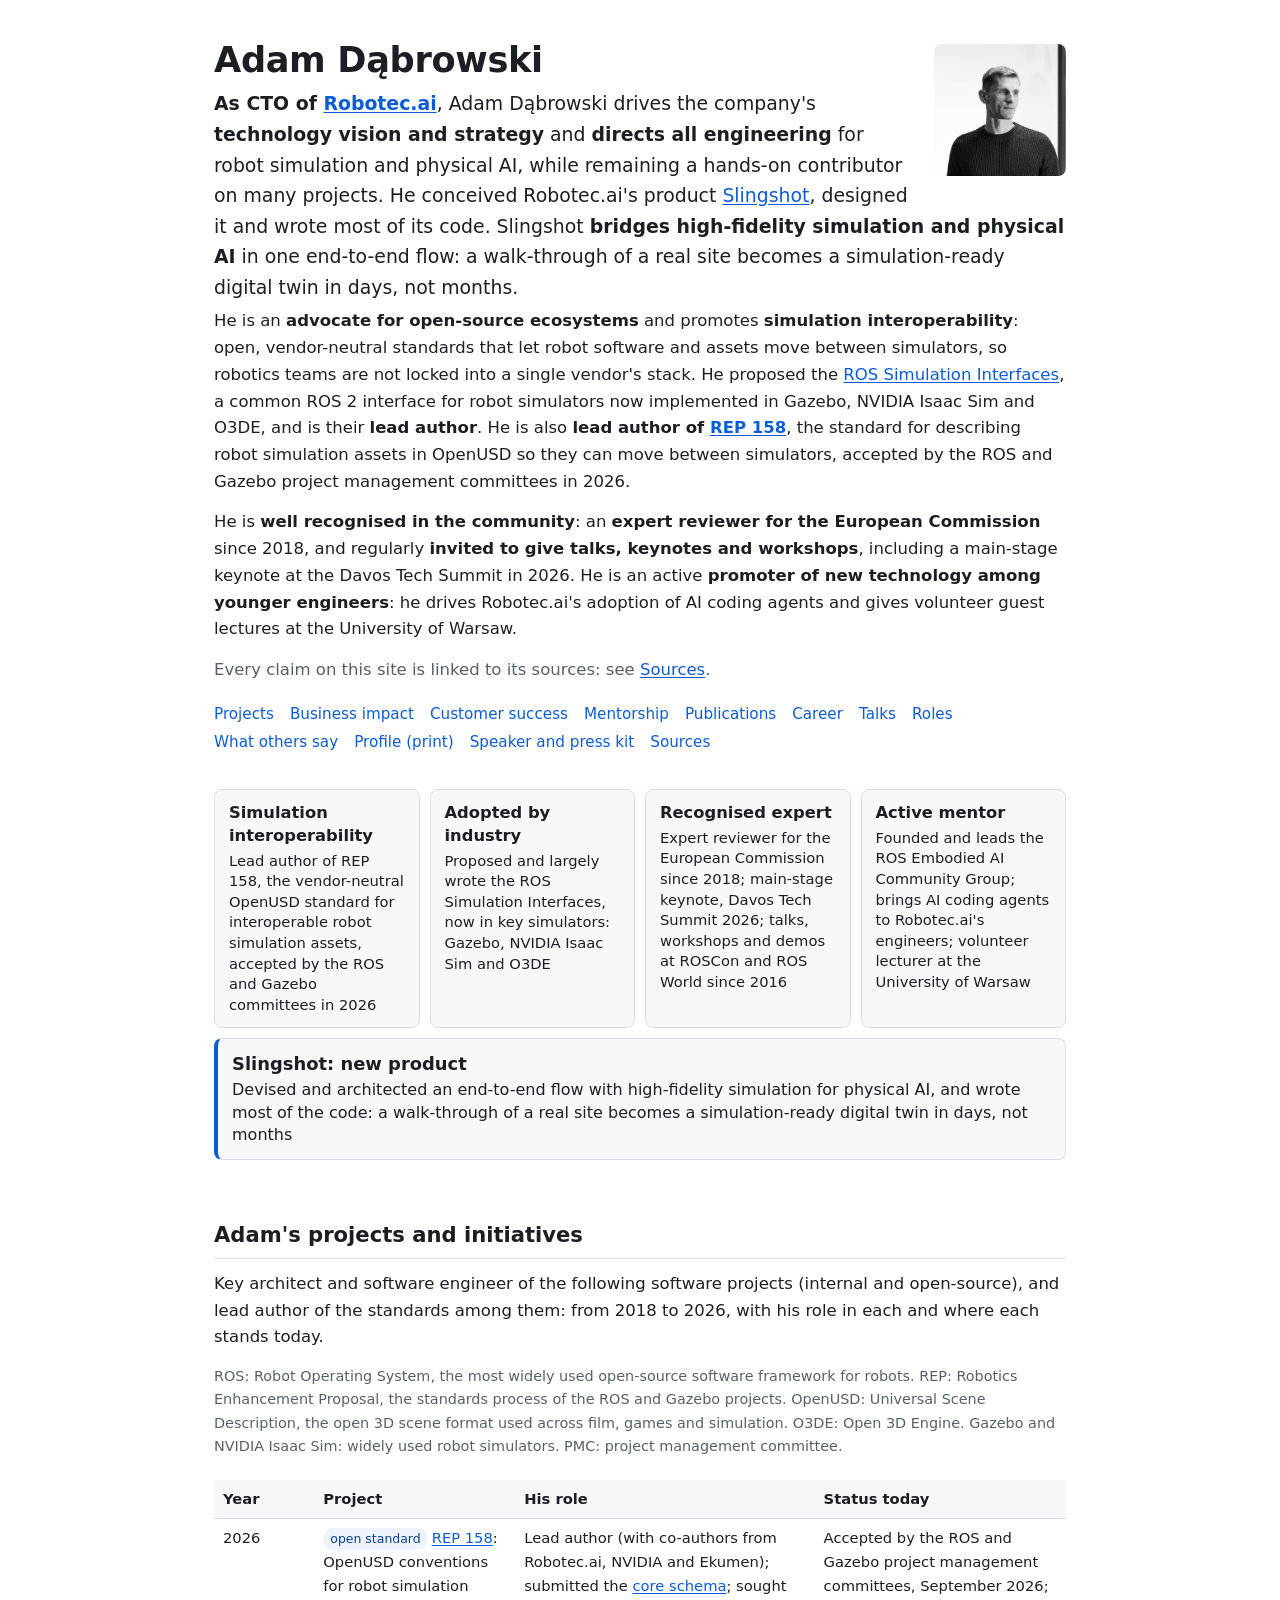
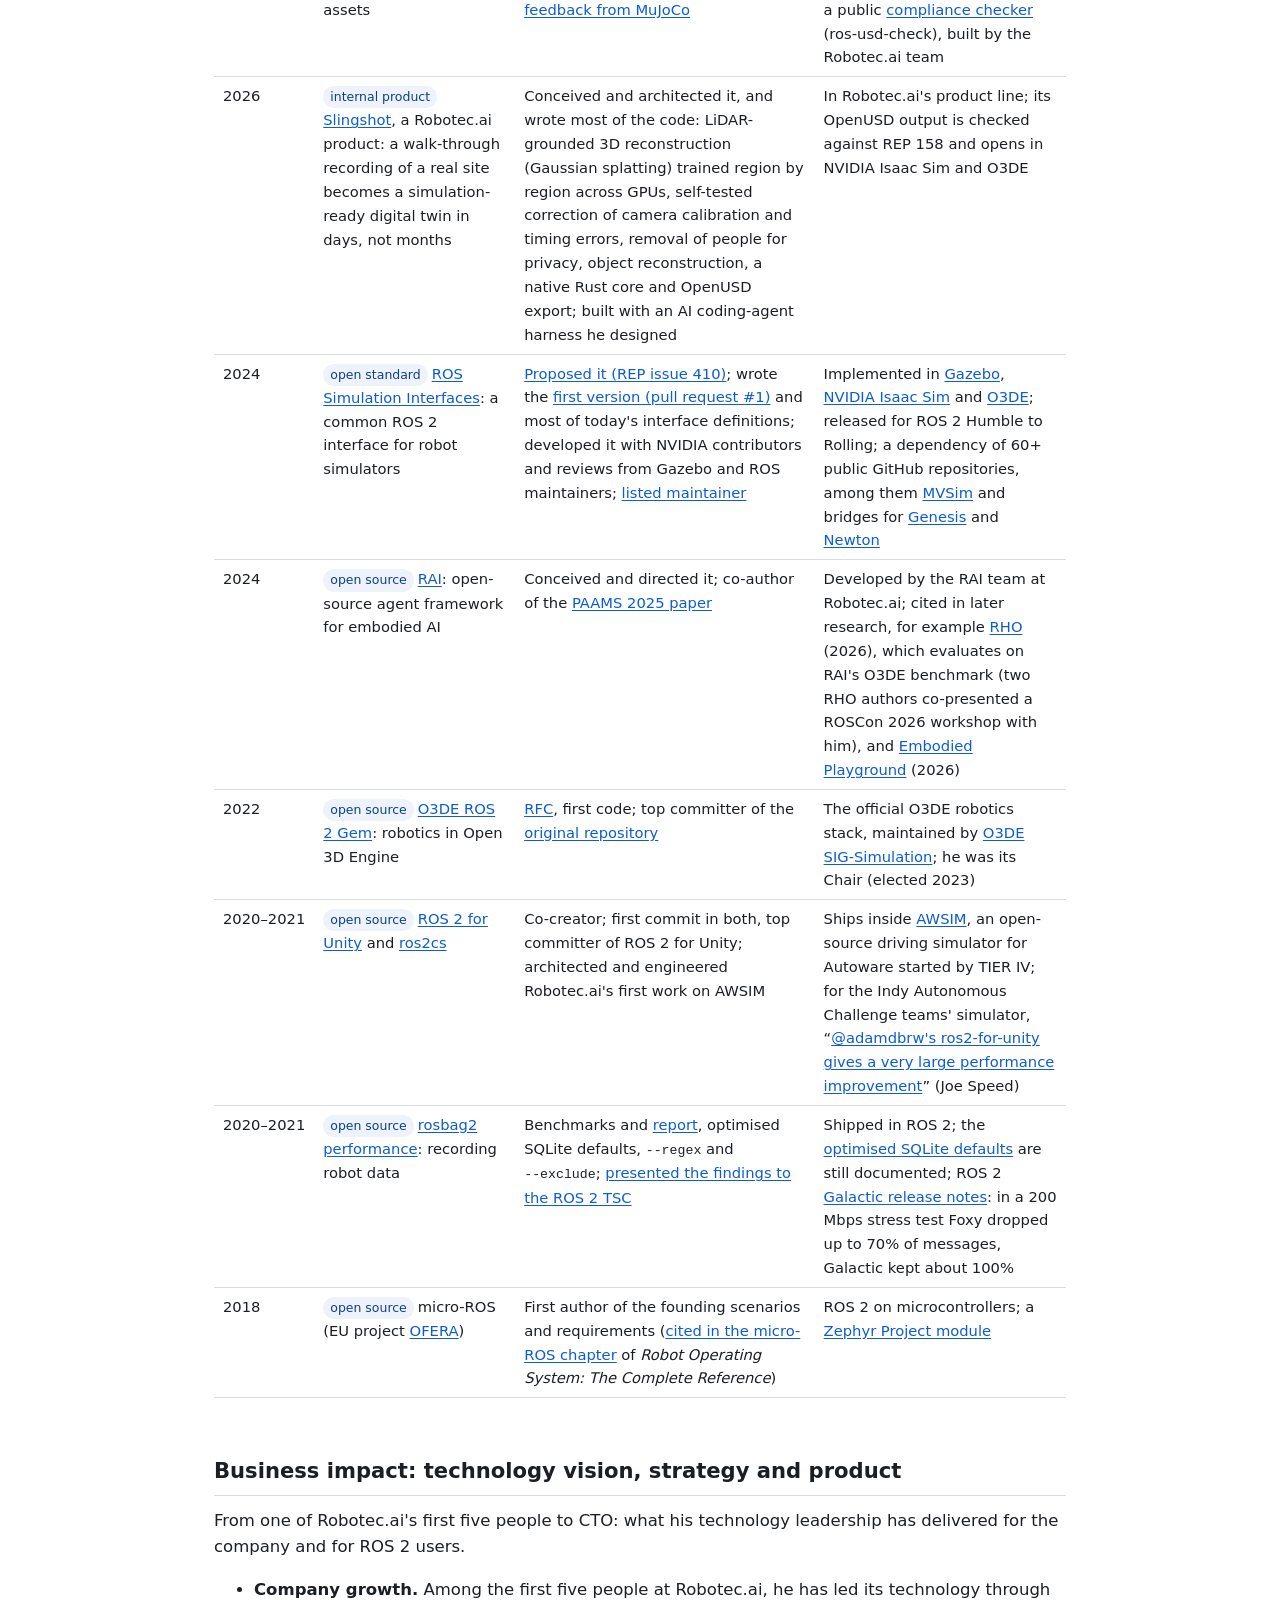
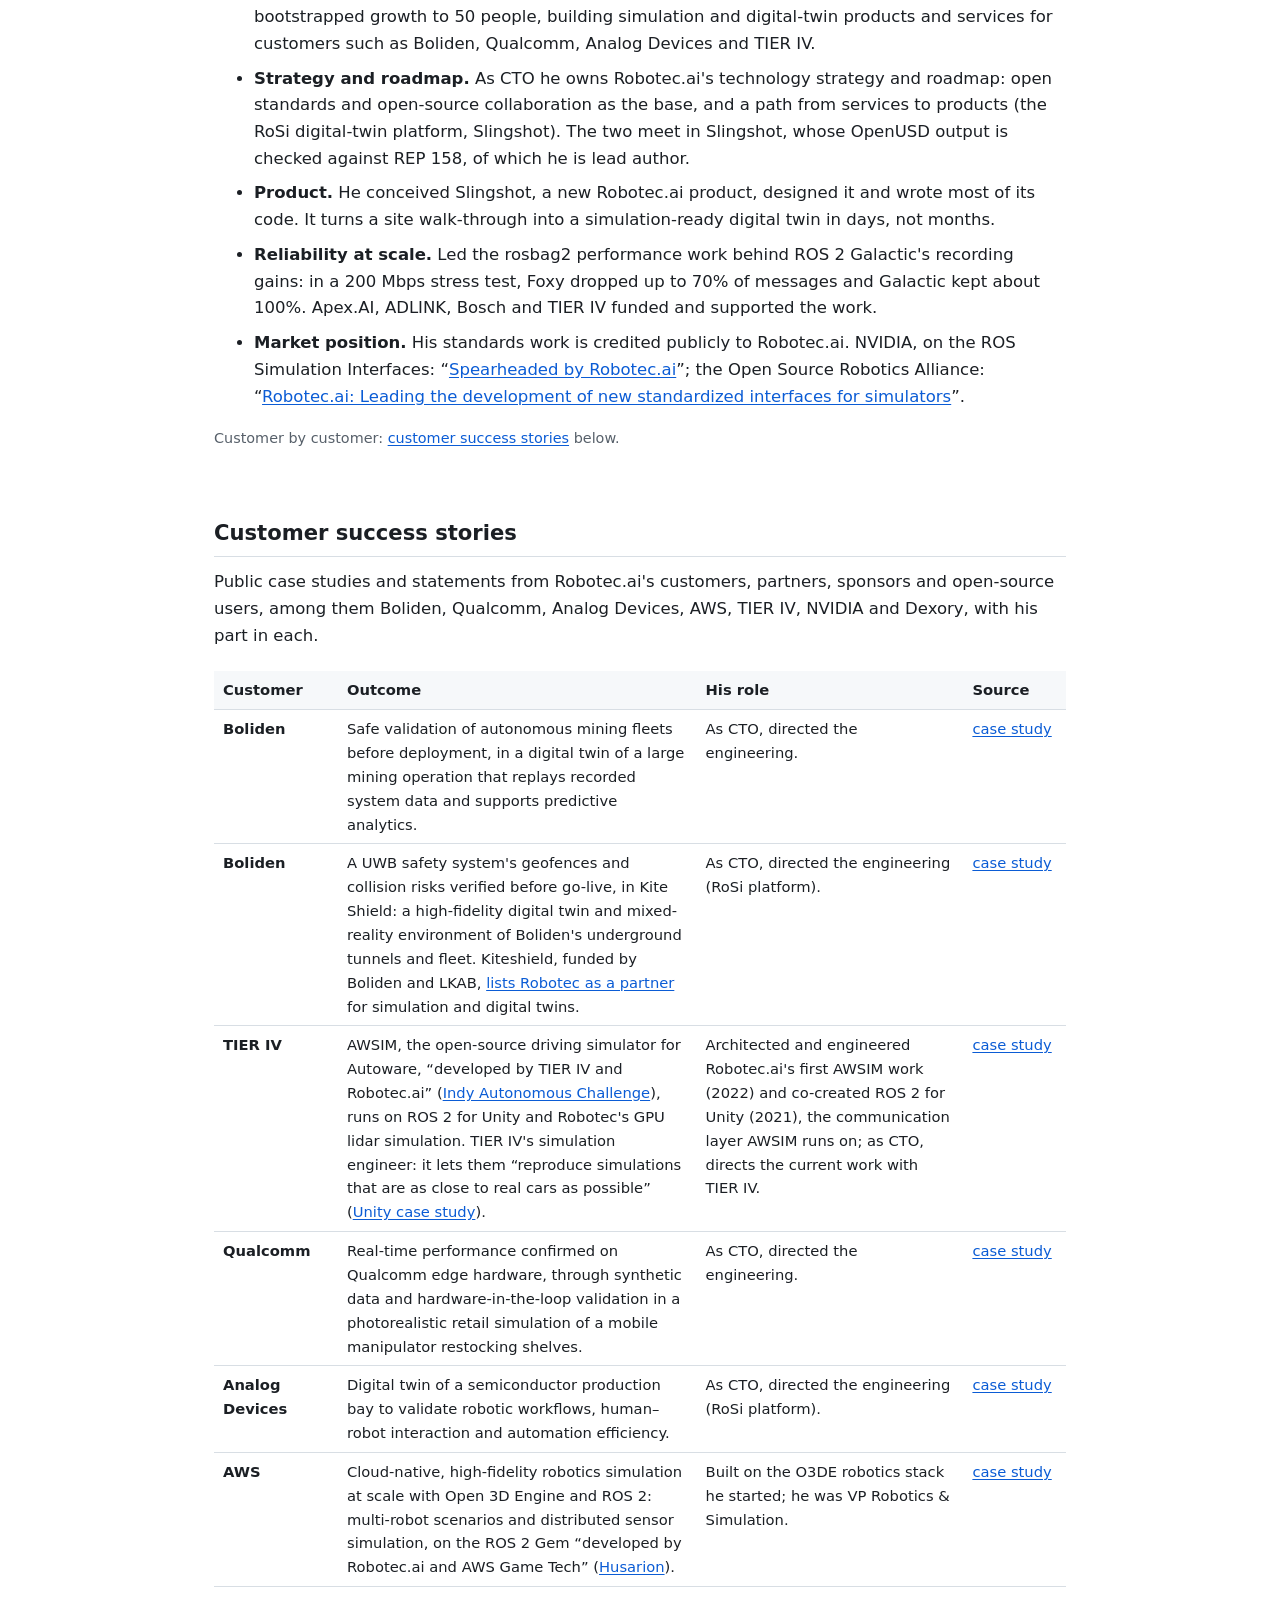
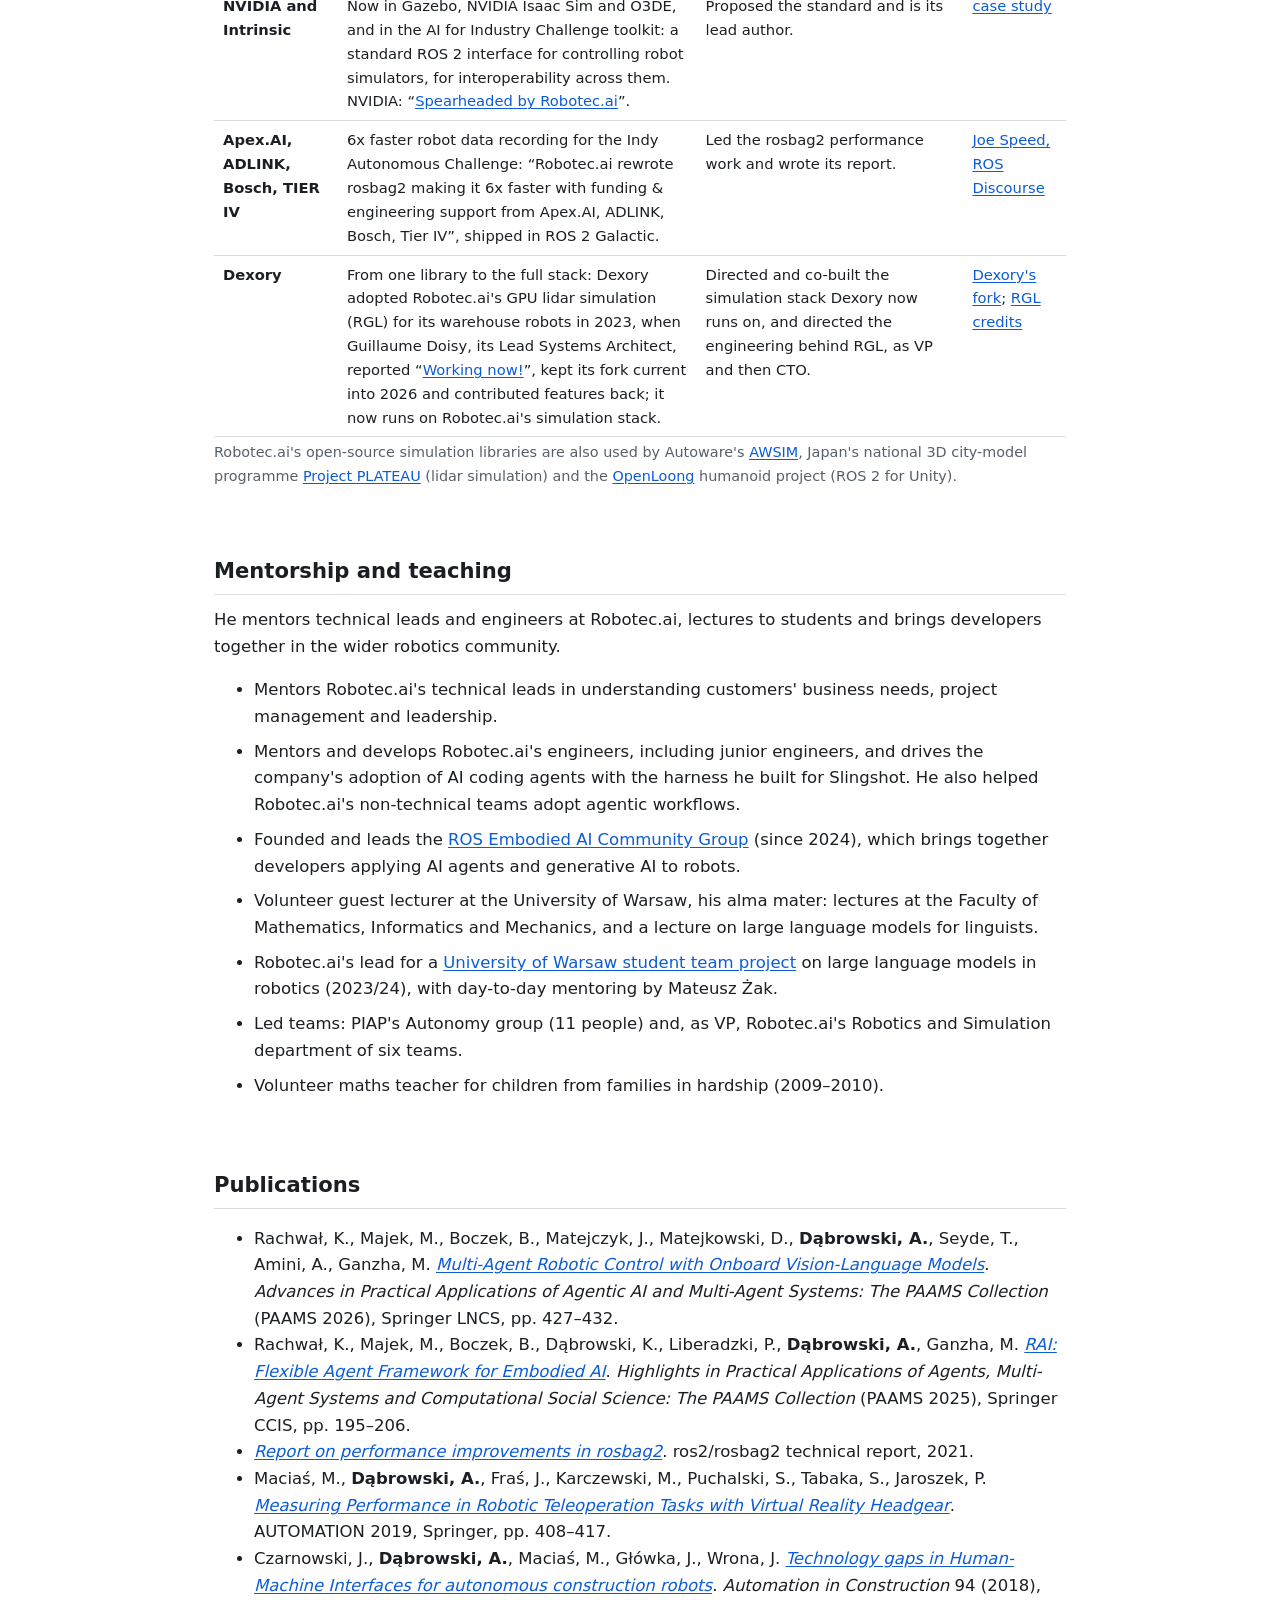
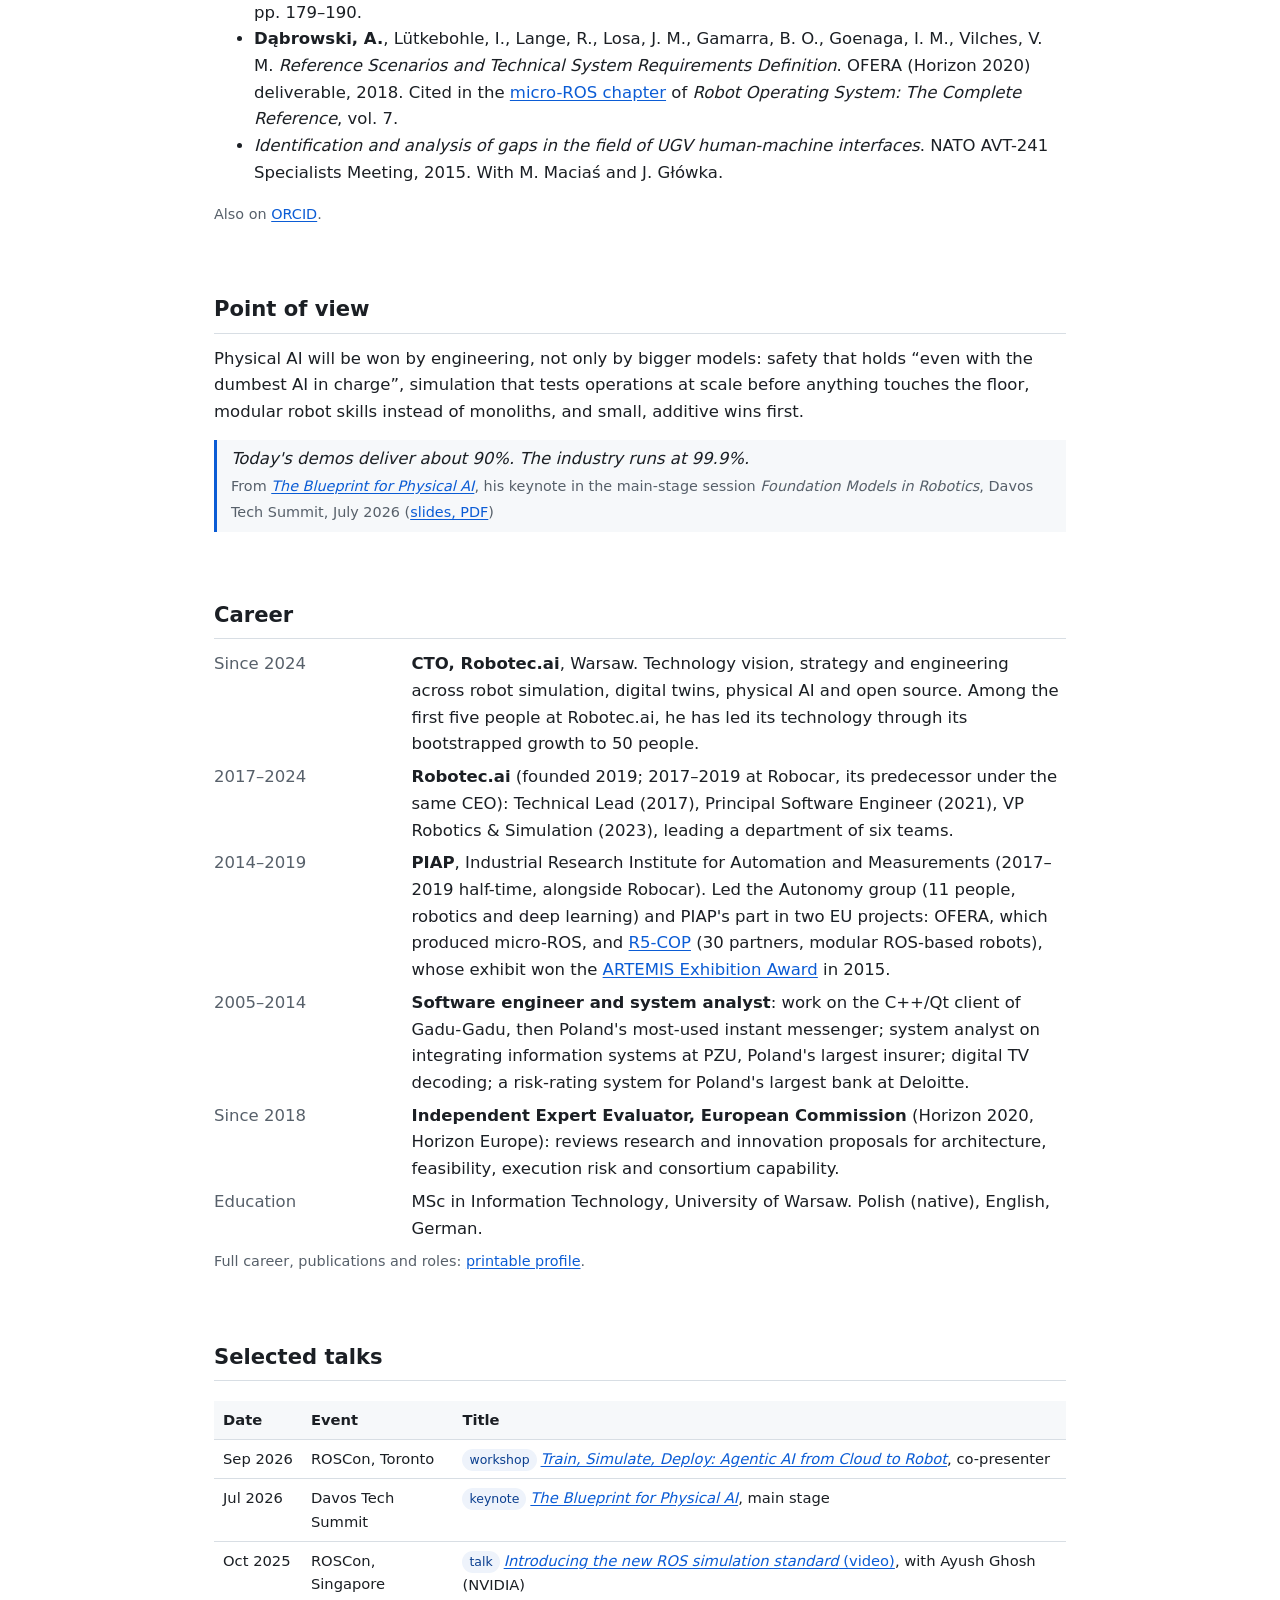
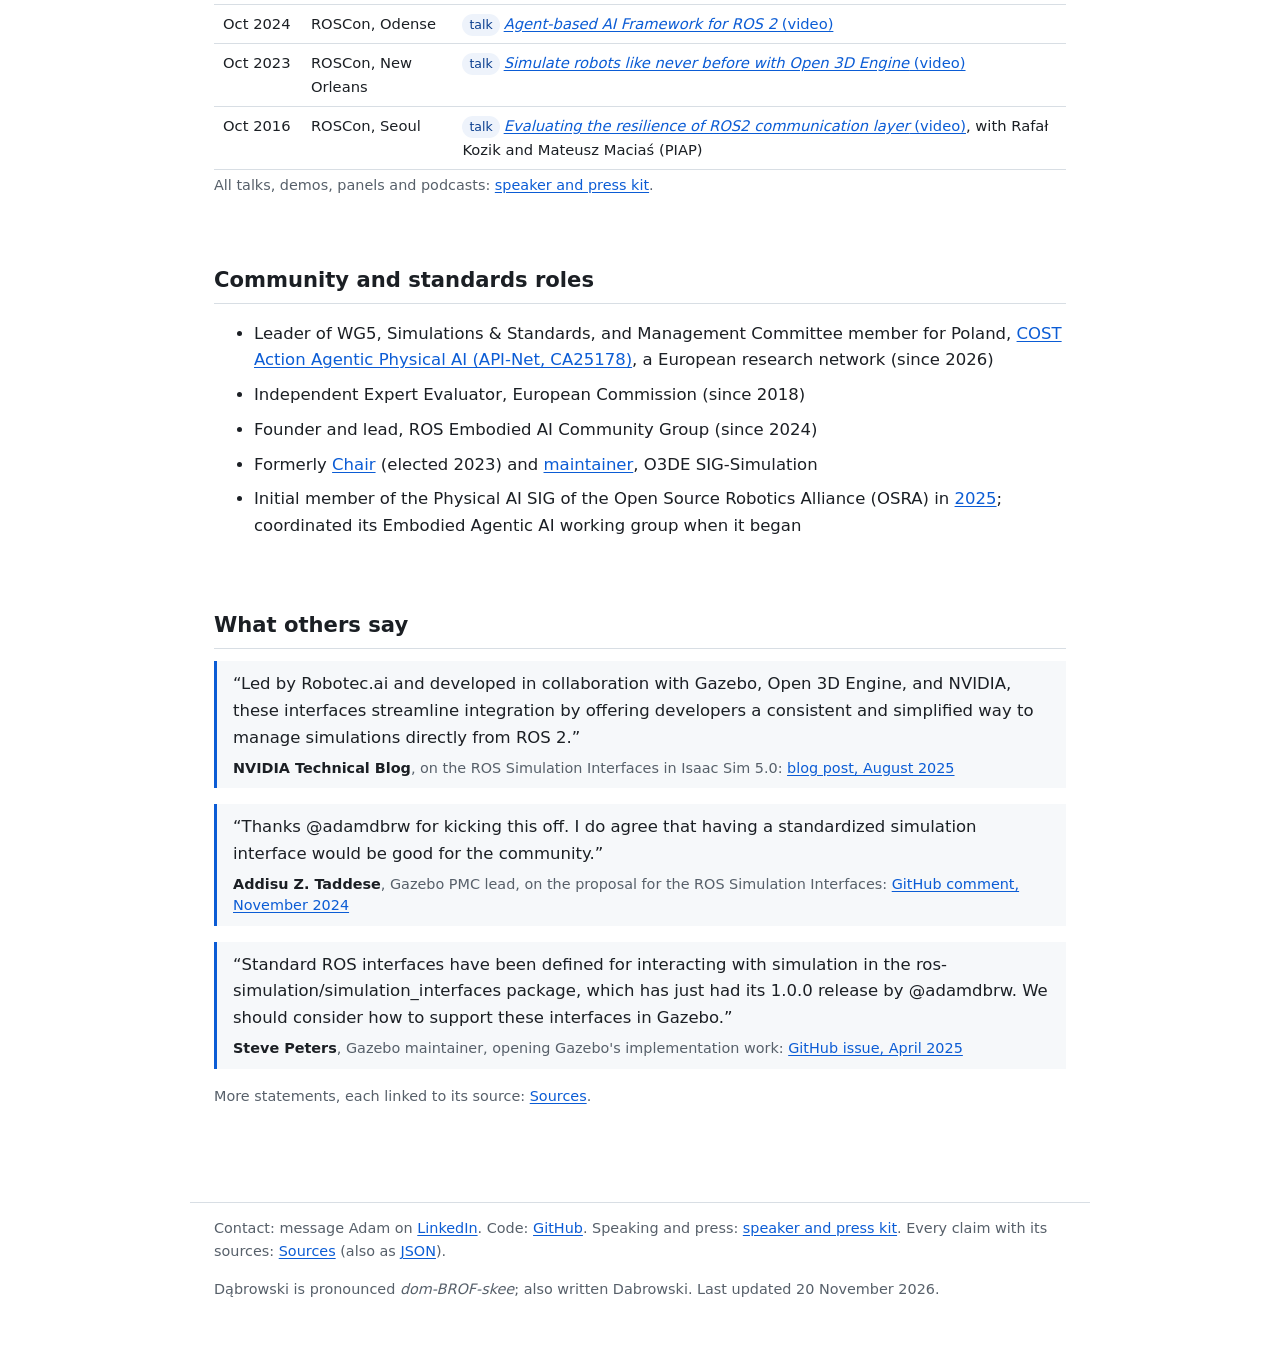
<file: index.html>
<!doctype html>
<html lang="en-GB">
<head>
<meta charset="utf-8">
<meta name="viewport" content="width=device-width, initial-scale=1">
<meta name="color-scheme" content="light dark">
<title>Adam Dąbrowski — CTO, Robotec.ai · Robot simulation, ROS 2, physical AI</title>
<meta name="description" content="Adam Dąbrowski, CTO of Robotec.ai: proposer of the ROS Simulation Interfaces (Gazebo, Isaac Sim, O3DE), lead author of REP 158 for OpenUSD robot assets, and creator of Slingshot, Robotec.ai's scan-to-digital-twin product.">
<meta name="author" content="Adam Dąbrowski">
<link rel="canonical" href="https://adamdbrw.github.io/">
<link rel="icon" href="favicon.svg" type="image/svg+xml">
<link rel="me" href="https://github.com/adamdbrw">
<link rel="me" href="https://www.linkedin.com/in/dabrowskiadam/">
<link rel="alternate" type="application/json" href="claims.json" title="Claims and sources (JSON)">
<link rel="stylesheet" href="style.css?v=20261120b">
<meta property="og:type" content="profile">
<meta property="og:site_name" content="Adam Dąbrowski">
<meta property="og:locale" content="en_GB">
<meta property="og:title" content="Adam Dąbrowski — CTO, Robotec.ai">
<meta property="og:description" content="Open standards for robot simulation, and products built on them. Proposer of the ROS Simulation Interfaces, lead author of REP 158 (OpenUSD), creator of Slingshot. RAI, micro-ROS requirements, ROS 2 for Unity, robotics in O3DE.">
<meta property="og:url" content="https://adamdbrw.github.io/">
<meta property="og:image" content="https://adamdbrw.github.io/og-card.png">
<meta property="og:image:width" content="1200">
<meta property="og:image:height" content="630">
<meta property="og:image:alt" content="Adam Dąbrowski, CTO of Robotec.ai: physical AI, robot simulation, open standards">
<meta name="twitter:card" content="summary_large_image">
<script type="application/ld+json">
{
  "@context": "https://schema.org",
  "@type": "ProfilePage",
  "url": "https://adamdbrw.github.io/",
  "dateModified": "2026-11-20",
  "mainEntity": {
    "@type": "Person",
    "@id": "https://adamdbrw.github.io/#adam",
    "image": "https://adamdbrw.github.io/img/adam-dabrowski-headshot.jpg",
    "name": "Adam Dąbrowski",
    "givenName": "Adam",
    "familyName": "Dąbrowski",
    "alternateName": ["Adam Dabrowski", "adamdbrw"],
    "url": "https://adamdbrw.github.io/",
    "description": "CTO of Robotec.ai in Warsaw. Proposer and lead author of the ROS Simulation Interfaces and lead author of REP 158, OpenUSD conventions for robot simulation assets, accepted by the ROS and Gazebo project management committees. Creator of Slingshot, Robotec.ai's scan-to-digital-twin product.",
    "disambiguatingDescription": "Robotics software engineer and CTO of Robotec.ai, Warsaw; not the researchers of the same name in signal processing, space engineering or medicine.",
    "jobTitle": "Chief Technology Officer",
    "worksFor": {"@type": "Organization", "name": "Robotec.ai", "url": "https://robotec.ai"},
    "homeLocation": {"@type": "Place", "name": "Warsaw, Poland"},
    "alumniOf": {"@type": "CollegeOrUniversity", "name": "University of Warsaw"},
    "hasCredential": {"@type": "EducationalOccupationalCredential", "credentialCategory": "degree", "name": "MSc in Information Technology", "recognizedBy": {"@type": "CollegeOrUniversity", "name": "University of Warsaw"}},
    "knowsLanguage": ["pl", "en", "de"],
    "knowsAbout": ["Physical AI", "Robot simulation", "ROS 2", "OpenUSD", "Embodied AI agents", "Digital twins", "micro-ROS", "Open 3D Engine", "Robotics standards"],
    "memberOf": [
      {"@type": "OrganizationRole", "roleName": "Initial member, Physical AI SIG (former)", "description": "Coordinated the Embodied Agentic AI working group at its start", "startDate": "2025", "memberOf": {"@type": "Organization", "name": "OSRA Physical AI SIG", "url": "https://discourse.openrobotics.org/t/new-tgc-special-interest-group-on-physical-ai/50002"}},
      {"@type": "OrganizationRole", "roleName": "Founder and lead", "startDate": "2024-10", "memberOf": {"@type": "Organization", "name": "ROS Embodied AI Community Group", "url": "https://discourse.openrobotics.org/t/embodied-ai-community-group-call-of-interest/39990"}},
      {"@type": "OrganizationRole", "roleName": "Former Chair, SIG-Simulation", "description": "Elected May 2023", "startDate": "2023-05", "memberOf": {"@type": "Organization", "name": "Open 3D Foundation", "url": "https://github.com/o3de/sig-simulation"}},
      {"@type": "OrganizationRole", "roleName": "Leader of WG5, Simulations & Standards; Management Committee member for Poland", "startDate": "2026-10", "memberOf": {"@type": "Organization", "name": "COST Action Agentic Physical AI (API-Net, CA25178)", "url": "https://www.cost.eu/actions/CA25178/"}},
      {"@type": "OrganizationRole", "roleName": "Independent Expert Evaluator", "startDate": "2018-06", "memberOf": {"@type": "GovernmentOrganization", "name": "European Commission"}}
    ],
    "sameAs": ["https://orcid.org/0000-0002-2130-0577", "https://github.com/adamdbrw", "https://www.linkedin.com/in/dabrowskiadam/", "https://warsaw.ai/speaker/adam-dabrowski/"],
    "subjectOf": {"@type": "Dataset", "name": "Claims and sources about Adam Dąbrowski", "url": "https://adamdbrw.github.io/claims.json", "encodingFormat": "application/json"}
  }
}
</script>
</head>
<body>
<a class="skip" href="#main">Skip to content</a>
<header class="site">
  <img class="mug top" src="img/adam-dabrowski-320.jpg" width="132" height="132" alt="Adam Dąbrowski">
  <h1>Adam Dąbrowski</h1>
  <p class="lede"><strong>As CTO of <a href="https://robotec.ai">Robotec.ai</a></strong>, Adam Dąbrowski drives the company's <strong>technology vision and strategy</strong> and <strong>directs all engineering</strong> for robot simulation and physical AI, while remaining a hands-on contributor on many projects. He conceived Robotec.ai's product <a href="https://www.robotec.ai/slingshot">Slingshot</a>, designed it and wrote most of its code. Slingshot <strong>bridges high-fidelity simulation and physical AI</strong> in one end-to-end flow: a walk-through of a real site becomes a simulation-ready digital twin in days, not months.</p>
  <p>He is an <strong>advocate for open-source ecosystems</strong> and promotes <strong>simulation interoperability</strong>: open, vendor-neutral standards that let robot software and assets move between simulators, so robotics teams are not locked into a single vendor's stack. He proposed the <a href="https://github.com/ros-simulation/simulation_interfaces">ROS Simulation Interfaces</a>, a common ROS 2 interface for robot simulators now implemented in Gazebo, NVIDIA Isaac Sim and O3DE, and is their <strong>lead author</strong>. He is also <strong>lead author of <a href="https://reps.openrobotics.org/rep-0158-2006/">REP 158</a></strong>, the standard for describing robot simulation assets in OpenUSD so they can move between simulators, accepted by the ROS and Gazebo project management committees in 2026.</p>
  <p>He is <strong>well recognised in the community</strong>: an <strong>expert reviewer for the European Commission</strong> since 2018, and regularly <strong>invited to give talks, keynotes and workshops</strong>, including a main-stage keynote at the Davos Tech Summit in 2026. He is an active <strong>promoter of new technology among younger engineers</strong>: he drives Robotec.ai's adoption of AI coding agents and gives volunteer guest lectures at the University of Warsaw.</p>
  <p class="sub">Every claim on this site is linked to its sources: see <a href="sources.html">Sources</a>.</p>
  <nav class="top" aria-label="Site">
    <a href="#work">Projects</a><a href="#impact">Business impact</a><a href="#cases">Customer success</a><a href="#mentorship">Mentorship</a><a href="#publications">Publications</a><a href="#career">Career</a><a href="#talks">Talks</a><a href="#roles">Roles</a><a href="#others">What others say</a><a href="profile.html">Profile (print)</a><a href="speaker.html">Speaker and press kit</a><a href="sources.html">Sources</a>
  </nav>
</header>
<main id="main">
  <ul class="proof" aria-label="At a glance">
    <li data-claim="rep158-author rep158-accepted"><b>Simulation interoperability</b>Lead author of REP 158, the vendor-neutral OpenUSD standard for interoperable robot simulation assets, accepted by the ROS and Gazebo committees in 2026</li>
    <li data-claim="simif-design simif-implementations simif-adoption"><b>Adopted by industry</b>Proposed and largely wrote the ROS Simulation Interfaces, now in key simulators: Gazebo, NVIDIA Isaac Sim and O3DE</li>
    <li data-claim="ec-expert talk-2026-davos talk-2016 talk-2021 demo-2022"><b>Recognised expert</b>Expert reviewer for the European Commission since 2018; main-stage keynote, Davos Tech Summit 2026; talks, workshops and demos at ROSCon and ROS World since 2016</li>
    <li data-claim="embodied-ai-cg teaching"><b>Active mentor</b>Founded and leads the ROS Embodied AI Community Group; brings AI coding agents to Robotec.ai's engineers; volunteer lecturer at the University of Warsaw</li>
    <li class="lead" data-claim="slingshot"><b>Slingshot: new product</b>Devised and architected an end-to-end flow with high-fidelity simulation for physical AI, and wrote most of the code: a walk-through of a real site becomes a simulation-ready digital twin in days, not months</li>
  </ul>

<section id="work" aria-labelledby="h-work">
  <h2 id="h-work">Adam's projects and initiatives</h2>
  <p>Key architect and software engineer of the following software projects (internal and open-source), and lead author of the standards among them: from 2018 to 2026, with his role in each and where each stands today.</p>
  <p class="small">ROS: Robot Operating System, the most widely used open-source software framework for robots. REP: Robotics Enhancement Proposal, the standards process of the ROS and Gazebo projects. OpenUSD: Universal Scene Description, the open 3D scene format used across film, games and simulation. O3DE: Open 3D Engine. Gazebo and NVIDIA Isaac Sim: widely used robot simulators. PMC: project management committee.</p>
  <div class="scroll">
  <table class="stack">
    <thead><tr><th scope="col">Year</th><th scope="col">Project</th><th scope="col">His role</th><th scope="col">Status today</th></tr></thead>
    <tbody>
      <tr data-claim="rep158-author rep158-accepted"><td data-label="Year">2026</td><td data-label="Project" class="wrap"><span class="tag">open standard</span><a href="https://reps.openrobotics.org/rep-0158-2006/">REP 158</a>: OpenUSD conventions for robot simulation assets</td><td data-label="His role" class="wrap">Lead author (with co-authors from Robotec.ai, NVIDIA and Ekumen); submitted the <a href="https://github.com/ros-simulation/openusd-schemas/pull/1">core schema</a>; sought <a href="https://github.com/google-deepmind/mujoco/discussions/3360">feedback from MuJoCo</a></td><td data-label="Status today" class="wrap">Accepted by the ROS and Gazebo project management committees, September 2026; a public <a href="https://github.com/ros-simulation/openusd-schemas/tree/main/tools/compliance_checker">compliance checker</a> (ros-usd-check), built by the Robotec.ai team</td></tr>
      <tr data-claim="slingshot"><td data-label="Year">2026</td><td data-label="Project" class="wrap"><span class="tag">internal product</span><a href="https://www.robotec.ai/slingshot">Slingshot</a>, a Robotec.ai product: a walk-through recording of a real site becomes a simulation-ready digital twin in days, not months</td><td data-label="His role" class="wrap">Conceived and architected it, and wrote most of the code: LiDAR-grounded 3D reconstruction (Gaussian splatting) trained region by region across GPUs, self-tested correction of camera calibration and timing errors, removal of people for privacy, object reconstruction, a native Rust core and OpenUSD export; built with an AI coding-agent harness he designed</td><td data-label="Status today" class="wrap">In Robotec.ai's product line; its OpenUSD output is checked against REP 158 and opens in NVIDIA Isaac Sim and O3DE</td></tr>
      <tr data-claim="simif-proposal simif-design simif-implementations simif-adoption"><td data-label="Year">2024</td><td data-label="Project" class="wrap"><span class="tag">open standard</span><a href="https://github.com/ros-simulation/simulation_interfaces">ROS Simulation Interfaces</a>: a common ROS 2 interface for robot simulators</td><td data-label="His role" class="wrap"><a href="https://github.com/ros-infrastructure/rep/issues/410">Proposed it (REP issue 410)</a>; wrote the <a href="https://github.com/ros-simulation/simulation_interfaces/pull/1">first version (pull request #1)</a> and most of today's interface definitions; developed it with NVIDIA contributors and reviews from Gazebo and ROS maintainers; <a href="https://index.ros.org/p/simulation_interfaces/">listed maintainer</a></td><td data-label="Status today" class="wrap">Implemented in <a href="https://github.com/gazebosim/ros_gz/pull/790">Gazebo</a>, <a href="https://docs.isaacsim.omniverse.nvidia.com/latest/ros2_tutorials/bridge_configuration/tutorial_ros2_simulation_control.html">NVIDIA Isaac Sim</a> and <a href="https://docs.o3de.org/docs/user-guide/interactivity/robotics/simulation-interfaces/">O3DE</a>; released for ROS 2 Humble to Rolling; a dependency of 60+ public GitHub repositories, among them <a href="https://github.com/MRPT/mvsim">MVSim</a> and bridges for <a href="https://github.com/vybhav-ibr/genesis_ros">Genesis</a> and <a href="https://github.com/vybhav-ibr/newton_ros">Newton</a></td></tr>
      <tr data-claim="rai rai-research-use"><td data-label="Year">2024</td><td data-label="Project" class="wrap"><span class="tag">open source</span><a href="https://github.com/RobotecAI/rai">RAI</a>: open-source agent framework for embodied AI</td><td data-label="His role" class="wrap">Conceived and directed it; co-author of the <a href="https://doi.org/10.1007/978-3-032-05925-3_16">PAAMS 2025 paper</a></td><td data-label="Status today" class="wrap">Developed by the RAI team at Robotec.ai; cited in later research, for example <a href="https://arxiv.org/abs/2606.16458">RHO</a> (2026), which evaluates on RAI's O3DE benchmark (two RHO authors co-presented a ROSCon 2026 workshop with him), and <a href="https://arxiv.org/abs/2610.27039">Embodied Playground</a> (2026)</td></tr>
      <tr data-claim="o3de-gem o3de-sig"><td data-label="Year">2022</td><td data-label="Project" class="wrap"><span class="tag">open source</span><a href="https://github.com/o3de/o3de-extras">O3DE ROS 2 Gem</a>: robotics in Open 3D Engine</td><td data-label="His role" class="wrap"><a href="https://github.com/o3de/sig-core/issues/33">RFC</a>, first code; top committer of the <a href="https://github.com/RobotecAI/o3de-ros2-gem">original repository</a></td><td data-label="Status today" class="wrap">The official O3DE robotics stack, maintained by <a href="https://github.com/o3de/sig-simulation">O3DE SIG-Simulation</a>; he was its Chair (elected 2023)</td></tr>
      <tr data-claim="ros2-for-unity"><td data-label="Year">2020–2021</td><td data-label="Project" class="wrap"><span class="tag">open source</span><a href="https://github.com/RobotecAI/ros2-for-unity">ROS 2 for Unity</a> and <a href="https://github.com/RobotecAI/ros2cs">ros2cs</a></td><td data-label="His role" class="wrap">Co-creator; first commit in both, top committer of ROS 2 for Unity; architected and engineered Robotec.ai's first work on AWSIM</td><td data-label="Status today" class="wrap">Ships inside <a href="https://github.com/autowarefoundation/AWSIM/tree/main/Assets">AWSIM</a>, an open-source driving simulator for Autoware started by TIER IV; for the Indy Autonomous Challenge teams' simulator, “<a href="https://discourse.openrobotics.org/t/ros2-for-unity/22022/9">@adamdbrw's ros2-for-unity gives a very large performance improvement</a>” (Joe Speed)</td></tr>
      <tr data-claim="rosbag2"><td data-label="Year">2020–2021</td><td data-label="Project" class="wrap"><span class="tag">open source</span><a href="https://github.com/ros2/rosbag2/pull/568">rosbag2 performance</a>: recording robot data</td><td data-label="His role" class="wrap">Benchmarks and <a href="https://github.com/ros2/rosbag2/pull/651">report</a>, optimised SQLite defaults, <code>--regex</code> and <code>--exclude</code>; <a href="https://discourse.openrobotics.org/t/ros-2-tsc-meeting-minutes-2020-07-16/15468">presented the findings to the ROS 2 TSC</a></td><td data-label="Status today" class="wrap">Shipped in ROS 2; the <a href="https://github.com/ros2/rosbag2/blob/rolling/rosbag2_storage_sqlite3/README.md">optimised SQLite defaults</a> are still documented; ROS 2 <a href="https://docs.ros.org/en/rolling/Releases/Release-Galactic-Geochelone.html">Galactic release notes</a>: in a 200 Mbps stress test Foxy dropped up to 70% of messages, Galactic kept about 100%</td></tr>
      <tr data-claim="micro-ros"><td data-label="Year">2018</td><td data-label="Project" class="wrap"><span class="tag">open source</span>micro-ROS (EU project <a href="https://cordis.europa.eu/project/id/780785/results">OFERA</a>)</td><td data-label="His role" class="wrap">First author of the founding scenarios and requirements (<a href="https://doi.org/10.1007/978-3-031-09062-2_2">cited in the micro-ROS chapter</a> of <i>Robot Operating System: The Complete Reference</i>)</td><td data-label="Status today" class="wrap">ROS 2 on microcontrollers; a <a href="https://www.zephyrproject.org/micro-ros-a-member-of-the-zephyr-project-and-integrated-into-the-zephyr-build-system-as-a-module/">Zephyr Project module</a></td></tr>
    </tbody>
  </table>
  </div>
</section>

<section id="impact" aria-labelledby="h-impact">
  <h2 id="h-impact">Business impact: technology vision, strategy and product</h2>
  <p>From one of Robotec.ai's first five people to CTO: what his technology leadership has delivered for the company and for ROS 2 users.</p>
  <ul class="roles">
    <li data-claim="career-robotec"><b>Company growth.</b> Among the first five people at Robotec.ai, he has led its technology through bootstrapped growth to 50 people, building simulation and digital-twin products and services for customers such as Boliden, Qualcomm, Analog Devices and TIER IV.</li>
    <li data-claim="career-robotec"><b>Strategy and roadmap.</b> As CTO he owns Robotec.ai's technology strategy and roadmap: open standards and open-source collaboration as the base, and a path from services to products (the RoSi digital-twin platform, Slingshot). The two meet in Slingshot, whose OpenUSD output is checked against REP 158, of which he is lead author.</li>
    <li data-claim="slingshot"><b>Product.</b> He conceived Slingshot, a new Robotec.ai product, designed it and wrote most of its code. It turns a site walk-through into a simulation-ready digital twin in days, not months.</li>
    <li data-claim="rosbag2 case-iac-rosbag2"><b>Reliability at scale.</b> Led the rosbag2 performance work behind ROS 2 Galactic's recording gains: in a 200 Mbps stress test, Foxy dropped up to 70% of messages and Galactic kept about 100%. Apex.AI, ADLINK, Bosch and TIER IV funded and supported the work.</li>
    <li data-claim="quote-nvidia-may2025 quote-osra"><b>Market position.</b> His standards work is credited publicly to Robotec.ai. NVIDIA, on the ROS Simulation Interfaces: “<a href="https://developer.nvidia.com/blog/advanced-sensor-physics-customization-and-model-benchmarking-coming-to-nvidia-isaac-sim-and-nvidia-isaac-lab/">Spearheaded by Robotec.ai</a>”; the Open Source Robotics Alliance: “<a href="https://osralliance.org/osra-initiatives-announced-at-roscon-2025/">Robotec.ai: Leading the development of new standardized interfaces for simulators</a>”.</li>
  </ul>
  <p class="small">Customer by customer: <a href="#cases">customer success stories</a> below.</p>
</section>

<section id="cases" aria-labelledby="h-cases">
  <h2 id="h-cases">Customer success stories</h2>
  <p>Public case studies and statements from Robotec.ai's customers, partners, sponsors and open-source users, among them Boliden, Qualcomm, Analog Devices, AWS, TIER IV, NVIDIA and Dexory, with his part in each.</p>
  <div class="scroll">
  <table class="stack">
    <thead><tr><th scope="col">Customer</th><th scope="col">Outcome</th><th scope="col">His role</th><th scope="col">Source</th></tr></thead>
    <tbody>
      <tr data-claim="case-boliden-twin"><td data-label="Customer" class="wrap"><b>Boliden</b></td><td data-label="Outcome" class="wrap">Safe validation of autonomous mining fleets before deployment, in a digital twin of a large mining operation that replays recorded system data and supports predictive analytics.</td><td data-label="His role" class="wrap">As CTO, directed the engineering.</td><td data-label="Source"><a href="https://www.robotec.ai/case-studies/digital-twin-of-a-large-mining-operation">case study</a></td></tr>
      <tr data-claim="case-boliden-kiteshield"><td data-label="Customer" class="wrap"><b>Boliden</b></td><td data-label="Outcome" class="wrap">A UWB safety system's geofences and collision risks verified before go-live, in Kite Shield: a high-fidelity digital twin and mixed-reality environment of Boliden's underground tunnels and fleet. Kiteshield, funded by Boliden and LKAB, <a href="https://kiteshield.com/about/">lists Robotec as a partner</a> for simulation and digital twins.</td><td data-label="His role" class="wrap">As CTO, directed the engineering (RoSi platform).</td><td data-label="Source"><a href="https://www.robotec.ai/case-studies/kiteshield-mixed-reality-safety-system-for-underground-mining">case study</a></td></tr>
      <tr data-claim="case-tier4"><td data-label="Customer" class="wrap"><b>TIER IV</b></td><td data-label="Outcome" class="wrap">AWSIM, the open-source driving simulator for Autoware, “developed by TIER IV and Robotec.ai” (<a href="https://www.indyautonomouschallenge.com/sim-races-autoware-foundation-and-autonoma">Indy Autonomous Challenge</a>), runs on ROS 2 for Unity and Robotec's GPU lidar simulation. TIER IV's simulation engineer: it lets them “reproduce simulations that are as close to real cars as possible” (<a href="https://unity.com/resources/tier-iv-awsim-open-source-autonomous-driving-simulator">Unity case study</a>).</td><td data-label="His role" class="wrap">Architected and engineered Robotec.ai's first AWSIM work (2022) and co-created ROS 2 for Unity (2021), the communication layer AWSIM runs on; as CTO, directs the current work with TIER IV.</td><td data-label="Source"><a href="https://www.robotec.ai/case-studies/advancing-autonomous-driving-simulation">case study</a></td></tr>
      <tr data-claim="case-qualcomm"><td data-label="Customer" class="wrap"><b>Qualcomm</b></td><td data-label="Outcome" class="wrap">Real-time performance confirmed on Qualcomm edge hardware, through synthetic data and hardware-in-the-loop validation in a photorealistic retail simulation of a mobile manipulator restocking shelves.</td><td data-label="His role" class="wrap">As CTO, directed the engineering.</td><td data-label="Source"><a href="https://www.robotec.ai/case-studies/high-fidelity-retail-simulation-for-mobile-manipulation-with-qualcomm">case study</a></td></tr>
      <tr data-claim="case-adi"><td data-label="Customer" class="wrap"><b>Analog Devices</b></td><td data-label="Outcome" class="wrap">Digital twin of a semiconductor production bay to validate robotic workflows, human–robot interaction and automation efficiency.</td><td data-label="His role" class="wrap">As CTO, directed the engineering (RoSi platform).</td><td data-label="Source"><a href="https://www.robotec.ai/case-studies/digital-twin-of-semiconductor-manufacturing">case study</a></td></tr>
      <tr data-claim="case-aws"><td data-label="Customer" class="wrap"><b>AWS</b></td><td data-label="Outcome" class="wrap">Cloud-native, high-fidelity robotics simulation at scale with Open 3D Engine and ROS 2: multi-robot scenarios and distributed sensor simulation, on the ROS 2 Gem “developed by Robotec.ai and AWS Game Tech” (<a href="https://husarion.com/tutorials/simulations/o3de-rosbot-xl-slam-toolbox/">Husarion</a>).</td><td data-label="His role" class="wrap">Built on the O3DE robotics stack he started; he was VP Robotics &amp; Simulation.</td><td data-label="Source"><a href="https://www.robotec.ai/case-studies/high-performance-simulation">case study</a></td></tr>
      <tr data-claim="case-nvidia-intrinsic"><td data-label="Customer" class="wrap"><b>NVIDIA and Intrinsic</b></td><td data-label="Outcome" class="wrap">Now in Gazebo, NVIDIA Isaac Sim and O3DE, and in the AI for Industry Challenge toolkit: a standard ROS 2 interface for controlling robot simulators, for interoperability across them. NVIDIA: “<a href="https://developer.nvidia.com/blog/advanced-sensor-physics-customization-and-model-benchmarking-coming-to-nvidia-isaac-sim-and-nvidia-isaac-lab/">Spearheaded by Robotec.ai</a>”.</td><td data-label="His role" class="wrap">Proposed the standard and is its lead author.</td><td data-label="Source"><a href="https://www.robotec.ai/case-studies/new-standard-for-open-source-robotics-simulation">case study</a></td></tr>
    
      <tr data-claim="case-iac-rosbag2"><td data-label="Customer" class="wrap"><b>Apex.AI, ADLINK, Bosch, TIER IV</b></td><td data-label="Outcome" class="wrap">6x faster robot data recording for the Indy Autonomous Challenge: “Robotec.ai rewrote rosbag2 making it 6x faster with funding &amp; engineering support from Apex.AI, ADLINK, Bosch, Tier IV”, shipped in ROS 2 Galactic.</td><td data-label="His role" class="wrap">Led the rosbag2 performance work and wrote its report.</td><td data-label="Source"><a href="https://discourse.openrobotics.org/t/ces-2022-indy-autonomous-challenge-jan-7th/22996/7">Joe Speed, ROS Discourse</a></td></tr>
      <tr data-claim="case-dexory"><td data-label="Customer" class="wrap"><b>Dexory</b></td><td data-label="Outcome" class="wrap">From one library to the full stack: Dexory adopted Robotec.ai's GPU lidar simulation (RGL) for its warehouse robots in 2023, when Guillaume Doisy, its Lead Systems Architect, reported “<a href="https://github.com/RobotecAI/RGLGazeboPlugin/issues/10">Working now!</a>”, kept its fork current into 2026 and contributed features back; it now runs on Robotec.ai's simulation stack.</td><td data-label="His role" class="wrap">Directed and co-built the simulation stack Dexory now runs on, and directed the engineering behind RGL, as VP and then CTO.</td><td data-label="Source"><a href="https://github.com/botsandus/RGLGazeboPlugin">Dexory's fork</a>; <a href="https://github.com/RobotecAI/RGLGazeboPlugin">RGL credits</a></td></tr>
    </tbody>
  </table>
  </div>
  <p class="small">Robotec.ai's open-source simulation libraries are also used by Autoware's <a href="https://github.com/autowarefoundation/AWSIM">AWSIM</a>, Japan's national 3D city-model programme <a href="https://github.com/Project-PLATEAU/PLATEAU-PointCloud-Generator">Project PLATEAU</a> (lidar simulation) and the <a href="https://github.com/loongOpen/Unity-RL-Playground">OpenLoong</a> humanoid project (ROS 2 for Unity).</p>
</section>

<section id="mentorship" aria-labelledby="h-mentorship">
  <h2 id="h-mentorship">Mentorship and teaching</h2>
  <p>He mentors technical leads and engineers at Robotec.ai, lectures to students and brings developers together in the wider robotics community.</p>
  <ul class="roles">
    <li data-claim="mentoring">Mentors Robotec.ai's technical leads in understanding customers' business needs, project management and leadership.</li>
    <li data-claim="mentoring">Mentors and develops Robotec.ai's engineers, including junior engineers, and drives the company's adoption of AI coding agents with the harness he built for Slingshot. He also helped Robotec.ai's non-technical teams adopt agentic workflows.</li>
    <li data-claim="embodied-ai-cg quote-mayoral">Founded and leads the <a href="https://discourse.openrobotics.org/t/embodied-ai-community-group-call-of-interest/39990">ROS Embodied AI Community Group</a> (since 2024), which brings together developers applying AI agents and generative AI to robots.</li>
    <li data-claim="teaching">Volunteer guest lecturer at the University of Warsaw, his alma mater: lectures at the Faculty of Mathematics, Informatics and Mechanics, and a lecture on large language models for linguists.</li>
    <li data-claim="teaching">Robotec.ai's lead for a <a href="https://zpp.mimuw.edu.pl/2023_24/info_zpp.php">University of Warsaw student team project</a> on large language models in robotics (2023/24), with day-to-day mentoring by Mateusz Żak.</li>
    <li data-claim="career-piap career-robotec">Led teams: PIAP's Autonomy group (11 people) and, as VP, Robotec.ai's Robotics and Simulation department of six teams.</li>
    <li data-claim="volunteer-2009">Volunteer maths teacher for children from families in hardship (2009–2010).</li>
  </ul>
</section>

<section id="publications" aria-labelledby="h-publications">
  <h2 id="h-publications">Publications</h2>
  <ul class="tight">
    <li>Rachwał, K., Majek, M., Boczek, B., Matejczyk, J., Matejkowski, D., <b>Dąbrowski, A.</b>, Seyde, T., Amini, A., Ganzha, M. <a href="https://doi.org/10.1007/978-3-032-41794-7_38"><em>Multi-Agent Robotic Control with Onboard Vision-Language Models</em></a>. <em>Advances in Practical Applications of Agentic AI and Multi-Agent Systems: The PAAMS Collection</em> (PAAMS 2026), Springer LNCS, pp. 427–432.</li>
    <li>Rachwał, K., Majek, M., Boczek, B., Dąbrowski, K., Liberadzki, P., <b>Dąbrowski, A.</b>, Ganzha, M. <a href="https://doi.org/10.1007/978-3-032-05925-3_16"><em>RAI: Flexible Agent Framework for Embodied AI</em></a>. <em>Highlights in Practical Applications of Agents, Multi-Agent Systems and Computational Social Science: The PAAMS Collection</em> (PAAMS 2025), Springer CCIS, pp. 195–206.</li>
    <li><a href="https://github.com/ros2/rosbag2/pull/651"><em>Report on performance improvements in rosbag2</em></a>. ros2/rosbag2 technical report, 2021.</li>
    <li>Maciaś, M., <b>Dąbrowski, A.</b>, Fraś, J., Karczewski, M., Puchalski, S., Tabaka, S., Jaroszek, P. <a href="https://doi.org/10.1007/978-3-030-13273-6_39"><em>Measuring Performance in Robotic Teleoperation Tasks with Virtual Reality Headgear</em></a>. AUTOMATION 2019, Springer, pp. 408–417.</li>
    <li>Czarnowski, J., <b>Dąbrowski, A.</b>, Maciaś, M., Główka, J., Wrona, J. <a href="https://doi.org/10.1016/j.autcon.2018.06.014"><em>Technology gaps in Human-Machine Interfaces for autonomous construction robots</em></a>. <em>Automation in Construction</em> 94 (2018), pp. 179–190.</li>
    <li><b>Dąbrowski, A.</b>, Lütkebohle, I., Lange, R., Losa, J. M., Gamarra, B. O., Goenaga, I. M., Vilches, V. M. <em>Reference Scenarios and Technical System Requirements Definition</em>. OFERA (Horizon 2020) deliverable, 2018. Cited in the <a href="https://doi.org/10.1007/978-3-031-09062-2_2">micro-ROS chapter</a> of <em>Robot Operating System: The Complete Reference</em>, vol. 7.</li>
    <li><em>Identification and analysis of gaps in the field of UGV human-machine interfaces</em>. NATO AVT-241 Specialists Meeting, 2015. With M. Maciaś and J. Główka.</li>
  </ul>
  <p class="small">Also on <a href="https://orcid.org/0000-0002-2130-0577">ORCID</a>.</p>
</section>

<section id="view" aria-labelledby="h-view">
  <h2 id="h-view">Point of view</h2>
  <p>Physical AI will be won by engineering, not only by bigger models: safety that holds “even with the dumbest AI in charge”, simulation that tests operations at scale before anything touches the floor, modular robot skills instead of monoliths, and small, additive wins first.</p>
  <p class="quote"><em>Today's demos deliver about 90%. The industry runs at 99.9%.</em><br><span class="small">From <a href="davos-2026-blueprint-for-physical-ai.html"><em>The Blueprint for Physical AI</em></a>, his keynote in the main-stage session <em>Foundation Models in Robotics</em>, Davos Tech Summit, July 2026 (<a href="blueprint-for-physical-ai-slides.pdf">slides, PDF</a>)</span></p>
</section>

<section id="career" aria-labelledby="h-career">
  <h2 id="h-career">Career</h2>
  <dl class="facts">
    <dt>Since 2024</dt><dd><b>CTO, Robotec.ai</b>, Warsaw. Technology vision, strategy and engineering across robot simulation, digital twins, physical AI and open source. Among the first five people at Robotec.ai, he has led its technology through its bootstrapped growth to 50 people.</dd>
    <dt>2017–2024</dt><dd><b>Robotec.ai</b> (founded 2019; 2017–2019 at Robocar, its predecessor under the same CEO): Technical Lead (2017), Principal Software Engineer (2021), VP Robotics &amp; Simulation (2023), leading a department of six teams.</dd>
    <dt>2014–2019</dt><dd><b>PIAP</b>, Industrial Research Institute for Automation and Measurements (2017–2019 half-time, alongside Robocar). Led the Autonomy group (11 people, robotics and deep learning) and PIAP's part in two EU projects: OFERA, which produced micro-ROS, and <a href="https://artemis-ia.eu/project/53-r5-cop.html">R5-COP</a> (30 partners, modular ROS-based robots), whose exhibit won the <a href="https://artemis-ia.eu/co-summit-2015/exhibition-award-1.html">ARTEMIS Exhibition Award</a> in 2015.</dd>
    <dt>2005–2014</dt><dd><b>Software engineer and system analyst</b>: work on the C++/Qt client of Gadu-Gadu, then Poland's most-used instant messenger; system analyst on integrating information systems at PZU, Poland's largest insurer; digital TV decoding; a risk-rating system for Poland's largest bank at Deloitte.</dd>
    <dt>Since 2018</dt><dd><b>Independent Expert Evaluator, European Commission</b> (Horizon 2020, Horizon Europe): reviews research and innovation proposals for architecture, feasibility, execution risk and consortium capability.</dd>
    <dt>Education</dt><dd>MSc in Information Technology, University of Warsaw. Polish (native), English, German.</dd>
  </dl>
  <p class="small">Full career, publications and roles: <a href="profile.html">printable profile</a>.</p>
</section>

<section id="talks" aria-labelledby="h-talks">
  <h2 id="h-talks">Selected talks</h2>
  <div class="scroll">
  <table class="stack">
    <thead><tr><th scope="col">Date</th><th scope="col">Event</th><th scope="col">Title</th></tr></thead>
    <tbody>
      <tr data-claim="talk-2026-roscon"><td data-label="Date">Sep 2026</td><td data-label="Event" class="wrap">ROSCon, Toronto</td><td data-label="Title" class="wrap"><span class="tag">workshop</span><a href="https://discourse.openrobotics.org/t/roscon-global-2026-registration-now-open-workshop-and-exhibitor-info-now-available/54710"><em>Train, Simulate, Deploy: Agentic AI from Cloud to Robot</em></a>, co-presenter</td></tr>
      <tr data-claim="talk-2026-davos"><td data-label="Date">Jul 2026</td><td data-label="Event" class="wrap">Davos Tech Summit</td><td data-label="Title" class="wrap"><span class="tag">keynote</span><a href="davos-2026-blueprint-for-physical-ai.html"><em>The Blueprint for Physical AI</em></a>, main stage</td></tr>
      <tr data-claim="simif-roscon2025"><td data-label="Date">Oct 2025</td><td data-label="Event" class="wrap">ROSCon, Singapore</td><td data-label="Title" class="wrap"><span class="tag">talk</span><a href="https://vimeo.com/1136376172"><em>Introducing the new ROS simulation standard</em> (video)</a>, with Ayush Ghosh (NVIDIA)</td></tr>
      <tr data-claim="talk-2024"><td data-label="Date">Oct 2024</td><td data-label="Event" class="wrap">ROSCon, Odense</td><td data-label="Title" class="wrap"><span class="tag">talk</span><a href="https://vimeo.com/1026029511"><em>Agent-based AI Framework for ROS 2</em> (video)</a></td></tr>
      <tr data-claim="talk-2023"><td data-label="Date">Oct 2023</td><td data-label="Event" class="wrap">ROSCon, New Orleans</td><td data-label="Title" class="wrap"><span class="tag">talk</span><a href="https://vimeo.com/879001753"><em>Simulate robots like never before with Open 3D Engine</em> (video)</a></td></tr>
      <tr data-claim="talk-2016"><td data-label="Date">Oct 2016</td><td data-label="Event" class="wrap">ROSCon, Seoul</td><td data-label="Title" class="wrap"><span class="tag">talk</span><a href="https://vimeo.com/187705229"><em>Evaluating the resilience of ROS2 communication layer</em> (video)</a>, with Rafał Kozik and Mateusz Maciaś (PIAP)</td></tr>
    </tbody>
  </table>
  </div>
  <p class="small">All talks, demos, panels and podcasts: <a href="speaker.html#talks">speaker and press kit</a>.</p>
</section>

<section id="roles" aria-labelledby="h-roles">
  <h2 id="h-roles">Community and standards roles</h2>
  <ul class="roles">
    <li>Leader of WG5, Simulations &amp; Standards, and Management Committee member for Poland, <a href="https://www.cost.eu/actions/CA25178/">COST Action Agentic Physical AI (API-Net, CA25178)</a>, a European research network (since 2026)</li>
    <li>Independent Expert Evaluator, European Commission (since 2018)</li>
    <li>Founder and lead, ROS Embodied AI Community Group (since 2024)</li>
    <li>Formerly <a href="https://github.com/o3de/sig-simulation/issues/71">Chair</a> (elected 2023) and <a href="https://github.com/o3de/sig-simulation/issues/70">maintainer</a>, O3DE SIG-Simulation</li>
    <li>Initial member of the Physical AI SIG of the Open Source Robotics Alliance (OSRA) in <a href="https://discourse.openrobotics.org/t/new-tgc-special-interest-group-on-physical-ai/50002">2025</a>; coordinated its Embodied Agentic AI working group when it began</li>
  </ul>
</section>
<section id="others" aria-labelledby="h-others">
  <h2 id="h-others">What others say</h2>
  <figure class="said" data-claim="quote-nvidia-blog">
    <blockquote cite="https://developer.nvidia.com/blog/announcing-general-availability-for-nvidia-isaac-sim-5-0-and-nvidia-isaac-lab-2-2"><p>“Led by Robotec.ai and developed in collaboration with Gazebo, Open 3D Engine, and NVIDIA, these interfaces streamline integration by offering developers a consistent and simplified way to manage simulations directly from ROS 2.”</p></blockquote>
    <figcaption><b>NVIDIA Technical Blog</b>, on the ROS Simulation Interfaces in Isaac Sim 5.0: <a href="https://developer.nvidia.com/blog/announcing-general-availability-for-nvidia-isaac-sim-5-0-and-nvidia-isaac-lab-2-2">blog post, August 2025</a></figcaption>
  </figure>
  <figure class="said" data-claim="quote-taddese">
    <blockquote cite="https://github.com/ros-infrastructure/rep/issues/410#issuecomment-2477956175"><p>“Thanks @adamdbrw for kicking this off. I do agree that having a standardized simulation interface would be good for the community.”</p></blockquote>
    <figcaption><b>Addisu Z. Taddese</b>, Gazebo PMC lead, on the proposal for the ROS Simulation Interfaces: <a href="https://github.com/ros-infrastructure/rep/issues/410#issuecomment-2477956175">GitHub comment, November 2024</a></figcaption>
  </figure>
  <figure class="said" data-claim="quote-peters">
    <blockquote cite="https://github.com/gazebosim/ros_gz/issues/732"><p>“Standard ROS interfaces have been defined for interacting with simulation in the ros-simulation/simulation_interfaces package, which has just had its 1.0.0 release by @adamdbrw. We should consider how to support these interfaces in Gazebo.”</p></blockquote>
    <figcaption><b>Steve Peters</b>, Gazebo maintainer, opening Gazebo's implementation work: <a href="https://github.com/gazebosim/ros_gz/issues/732">GitHub issue, April 2025</a></figcaption>
  </figure>
  <p class="small">More statements, each linked to its source: <a href="sources.html#what-others-say">Sources</a>.</p>
</section>
</main>

<footer class="site">
  <p>Contact: message Adam on <a href="https://www.linkedin.com/in/dabrowskiadam/">LinkedIn</a>. Code: <a href="https://github.com/adamdbrw">GitHub</a>. Speaking and press: <a href="speaker.html">speaker and press kit</a>. Every claim with its sources: <a href="sources.html">Sources</a> (also as <a href="claims.json">JSON</a>).</p>
  <p>Dąbrowski is pronounced <i>dom-BROF-skee</i>; also written Dabrowski. Last updated <time datetime="2026-11-20">20 November 2026</time>.</p>
</footer>
</body>
</html>
</file>
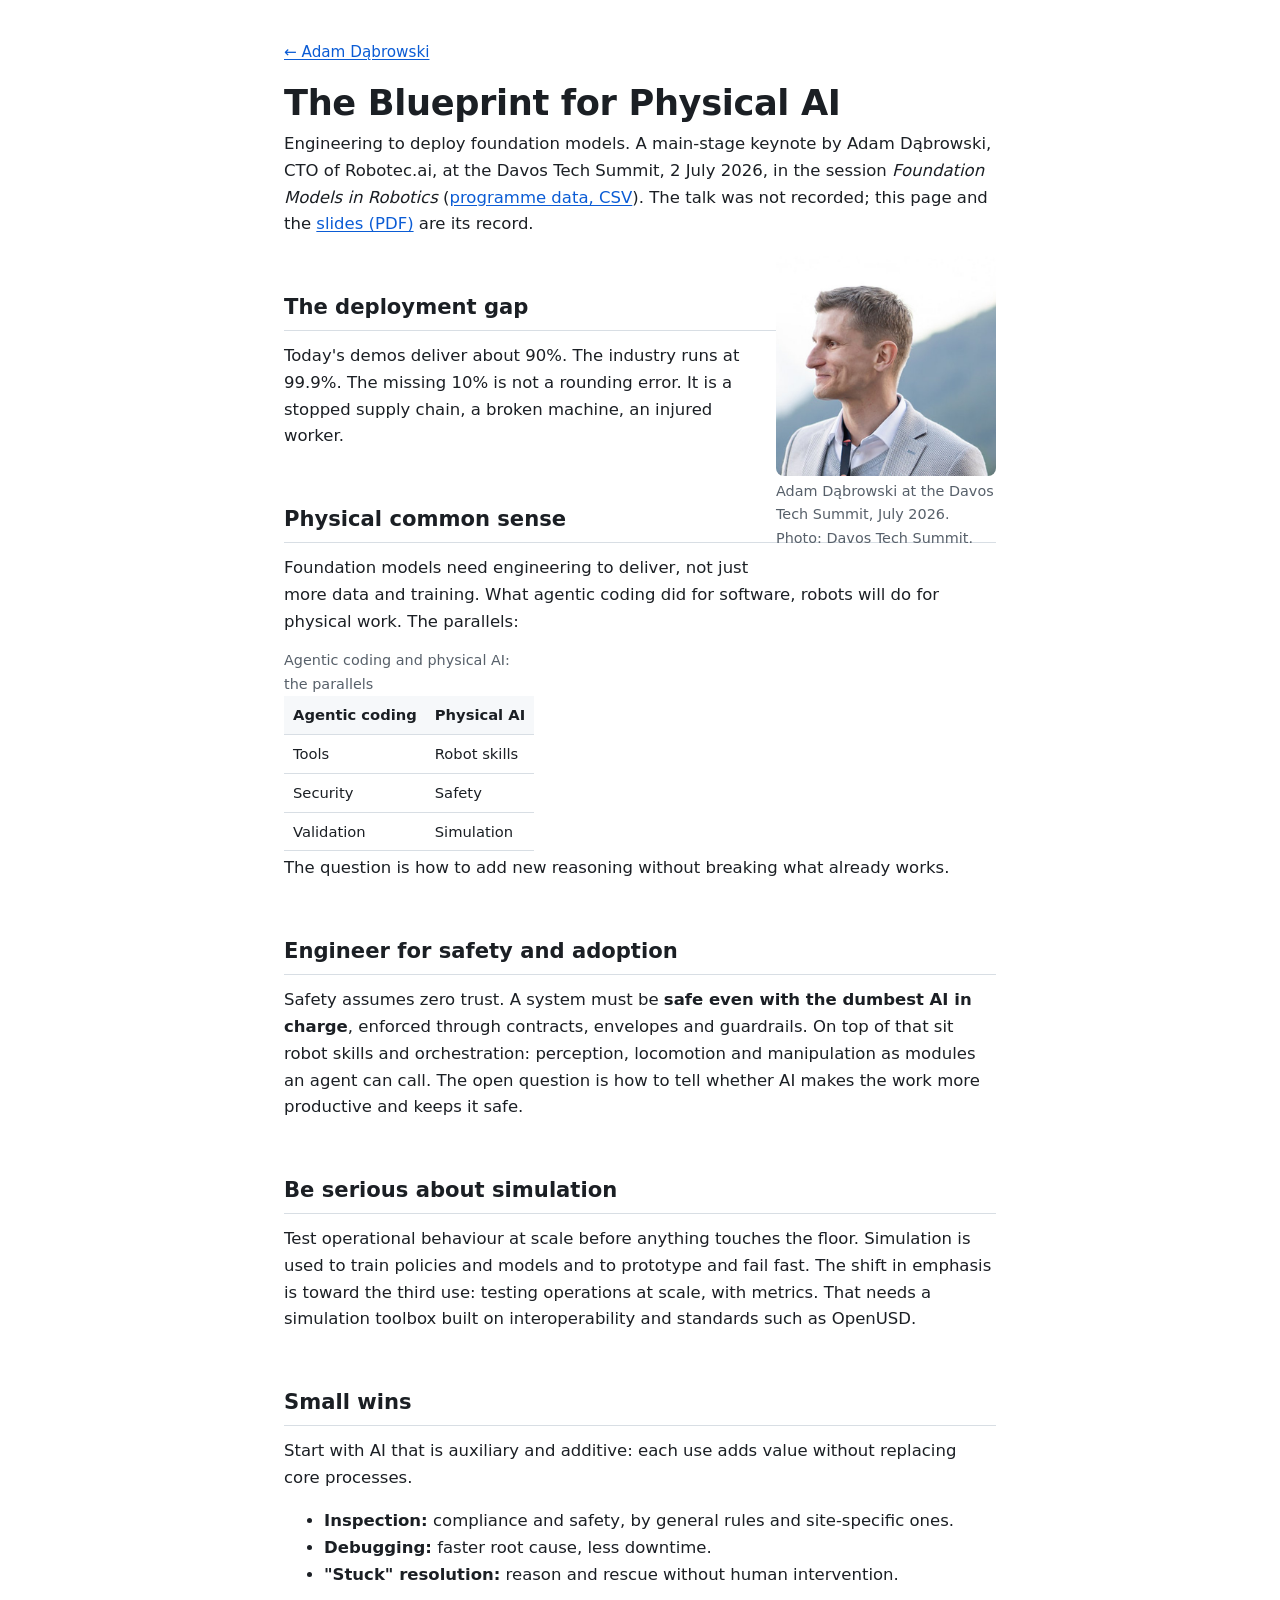
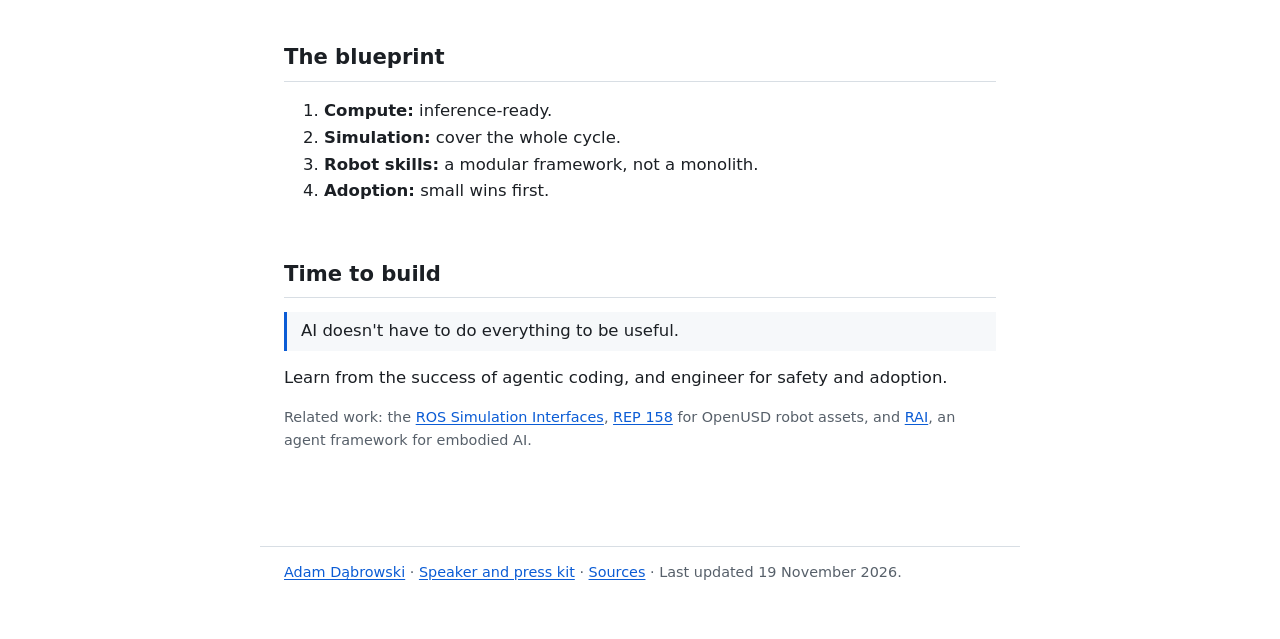
<file: davos-2026-blueprint-for-physical-ai.html>
<!doctype html>
<html lang="en-GB">
<head>
<meta charset="utf-8">
<meta name="viewport" content="width=device-width, initial-scale=1">
<meta name="color-scheme" content="light dark">
<title>The Blueprint for Physical AI — Adam Dąbrowski, Davos Tech Summit 2026</title>
<meta name="description" content="Adam Dąbrowski's Davos Tech Summit 2026 talk: engineering to deploy foundation models on robots. The deployment gap, physical common sense, safety with zero trust, simulation, small wins, and the four-step blueprint.">
<meta name="author" content="Adam Dąbrowski">
<link rel="canonical" href="https://adamdbrw.github.io/davos-2026-blueprint-for-physical-ai.html">
<link rel="icon" href="favicon.svg" type="image/svg+xml">
<link rel="stylesheet" href="style.css?v=20261120b">
<meta property="og:type" content="article">
<meta property="og:site_name" content="Adam Dąbrowski">
<meta property="og:title" content="The Blueprint for Physical AI — Davos Tech Summit 2026">
<meta property="og:description" content="Demos deliver 90%; industry runs at 99.9%. Engineering to close the gap.">
<meta property="og:url" content="https://adamdbrw.github.io/davos-2026-blueprint-for-physical-ai.html">
<meta property="og:locale" content="en_GB">
<meta property="og:image" content="https://adamdbrw.github.io/og-card.png">
<meta property="og:image:width" content="1200">
<meta property="og:image:height" content="630">
<meta property="og:image:alt" content="Adam Dąbrowski, CTO of Robotec.ai: physical AI, robot simulation, open standards">
<meta name="twitter:card" content="summary_large_image">
<script type="application/ld+json">
{
  "@context": "https://schema.org",
  "@type": "Article",
  "headline": "The Blueprint for Physical AI: engineering to deploy foundation models",
  "author": {"@type": "Person", "@id": "https://adamdbrw.github.io/#adam", "name": "Adam Dąbrowski", "alternateName": "Adam Dabrowski", "url": "https://adamdbrw.github.io/"},
  "datePublished": "2026-11-03",
  "dateModified": "2026-11-19",
  "about": {
    "@type": "Event",
    "name": "The Blueprint for Physical AI (keynote)",
    "startDate": "2026-07-02T12:15+02:00",
    "endDate": "2026-07-02T13:00+02:00",
    "location": {"@type": "Place", "name": "Main Stage, Davos Tech Summit, Davos, Switzerland"},
    "superEvent": {"@type": "Event", "name": "Davos Tech Summit 2026", "startDate": "2026-07-01", "endDate": "2026-07-04", "url": "https://davostechsummit.com/"},
    "performer": {"@type": "Person", "@id": "https://adamdbrw.github.io/#adam", "name": "Adam Dąbrowski"}
  },
  "associatedMedia": {"@type": "MediaObject", "contentUrl": "https://adamdbrw.github.io/blueprint-for-physical-ai-slides.pdf", "encodingFormat": "application/pdf"}
}
</script>
</head>
<body>
<a class="skip" href="#main">Skip to content</a>
<main id="main" class="narrow">
<p class="crumb"><a href="./">← Adam Dąbrowski</a></p>
<h1>The Blueprint for Physical AI</h1>
<p class="meta">Engineering to deploy foundation models. A main-stage keynote by Adam Dąbrowski, CTO of Robotec.ai, at the Davos Tech Summit, 2 July 2026, in the session <i>Foundation Models in Robotics</i> (<a href="https://davostechsummit.com/data/program.csv">programme data, CSV</a>). The talk was not recorded; this page and the <a href="blueprint-for-physical-ai-slides.pdf">slides (PDF)</a> are its record.</p>

<figure class="photo"><img src="img/adam-dabrowski-davos-2026.jpg" width="600" height="600" alt="Adam Dąbrowski at the Davos Tech Summit 2026, with the Alps behind him" loading="lazy"><figcaption class="small">Adam Dąbrowski at the Davos Tech Summit, July 2026. Photo: Davos Tech Summit.</figcaption></figure>

<h2>The deployment gap</h2>
<p>Today's demos deliver about 90%. The industry runs at 99.9%. The missing 10% is not a rounding error. It is a stopped supply chain, a broken machine, an injured worker.</p>

<h2>Physical common sense</h2>
<p>Foundation models need engineering to deliver, not just more data and training. What agentic coding did for software, robots will do for physical work. The parallels:</p>
<table style="width:auto">
  <caption class="small" style="text-align:left">Agentic coding and physical AI: the parallels</caption>
  <thead><tr><th scope="col">Agentic coding</th><th scope="col">Physical AI</th></tr></thead>
  <tbody>
    <tr><td>Tools</td><td>Robot skills</td></tr>
    <tr><td>Security</td><td>Safety</td></tr>
    <tr><td>Validation</td><td>Simulation</td></tr>
  </tbody>
</table>
<p>The question is how to add new reasoning without breaking what already works.</p>

<h2>Engineer for safety and adoption</h2>
<p>Safety assumes zero trust. A system must be <strong>safe even with the dumbest AI in charge</strong>, enforced through contracts, envelopes and guardrails. On top of that sit robot skills and orchestration: perception, locomotion and manipulation as modules an agent can call. The open question is how to tell whether AI makes the work more productive and keeps it safe.</p>

<h2>Be serious about simulation</h2>
<p>Test operational behaviour at scale before anything touches the floor. Simulation is used to train policies and models and to prototype and fail fast. The shift in emphasis is toward the third use: testing operations at scale, with metrics. That needs a simulation toolbox built on interoperability and standards such as OpenUSD.</p>

<h2>Small wins</h2>
<p>Start with AI that is auxiliary and additive: each use adds value without replacing core processes.</p>
<ul>
  <li><strong>Inspection:</strong> compliance and safety, by general rules and site-specific ones.</li>
  <li><strong>Debugging:</strong> faster root cause, less downtime.</li>
  <li><strong>"Stuck" resolution:</strong> reason and rescue without human intervention.</li>
</ul>

<h2>The blueprint</h2>
<ol>
  <li><strong>Compute:</strong> inference-ready.</li>
  <li><strong>Simulation:</strong> cover the whole cycle.</li>
  <li><strong>Robot skills:</strong> a modular framework, not a monolith.</li>
  <li><strong>Adoption:</strong> small wins first.</li>
</ol>

<h2>Time to build</h2>
<p class="quote">AI doesn't have to do everything to be useful.</p>
<p>Learn from the success of agentic coding, and engineer for safety and adoption.</p>

<p class="small">Related work: the <a href="https://github.com/ros-simulation/simulation_interfaces">ROS Simulation Interfaces</a>, <a href="https://reps.openrobotics.org/rep-0158-2006/">REP 158</a> for OpenUSD robot assets, and <a href="https://github.com/RobotecAI/rai">RAI</a>, an agent framework for embodied AI.</p>
</main>
<footer class="site narrow">
  <p><a href="./">Adam Dąbrowski</a> · <a href="speaker.html">Speaker and press kit</a> · <a href="sources.html">Sources</a> · Last updated <time datetime="2026-11-19">19 November 2026</time>.</p>
</footer>
</body>
</html>
</file>
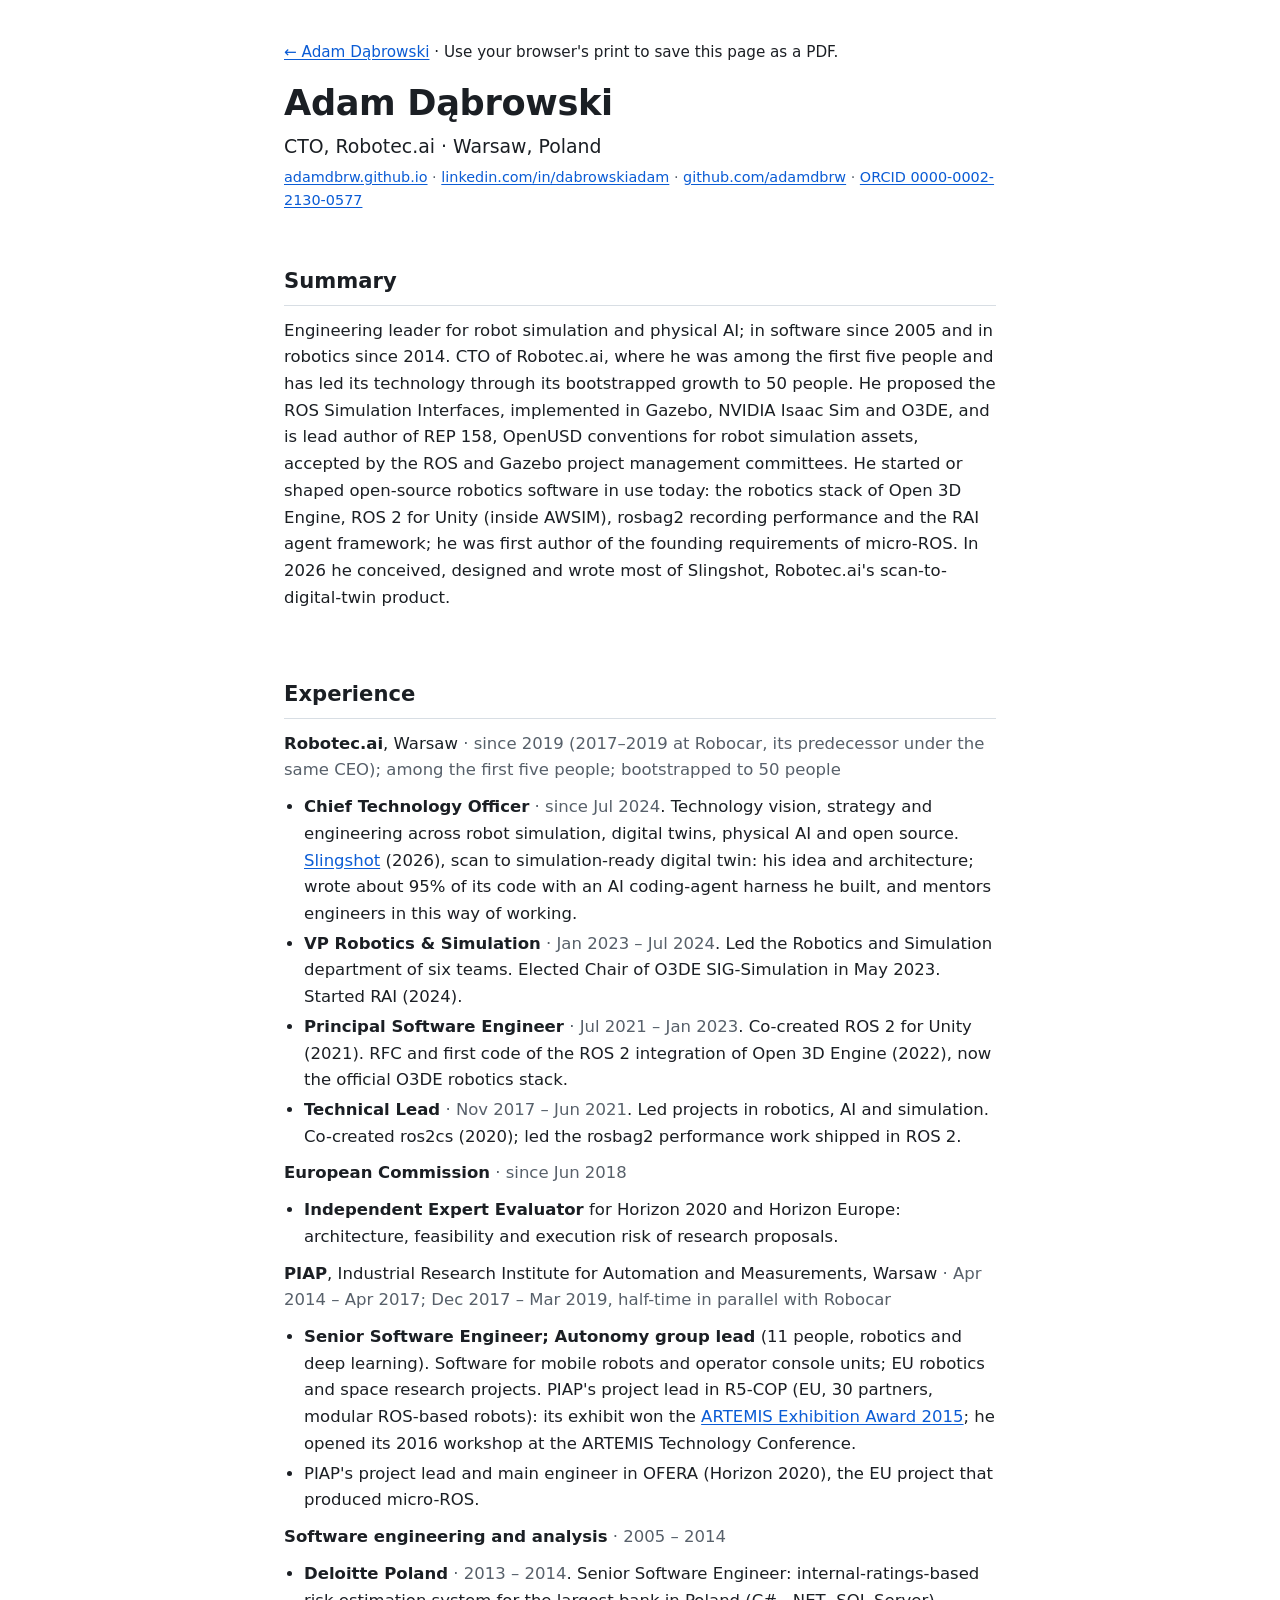
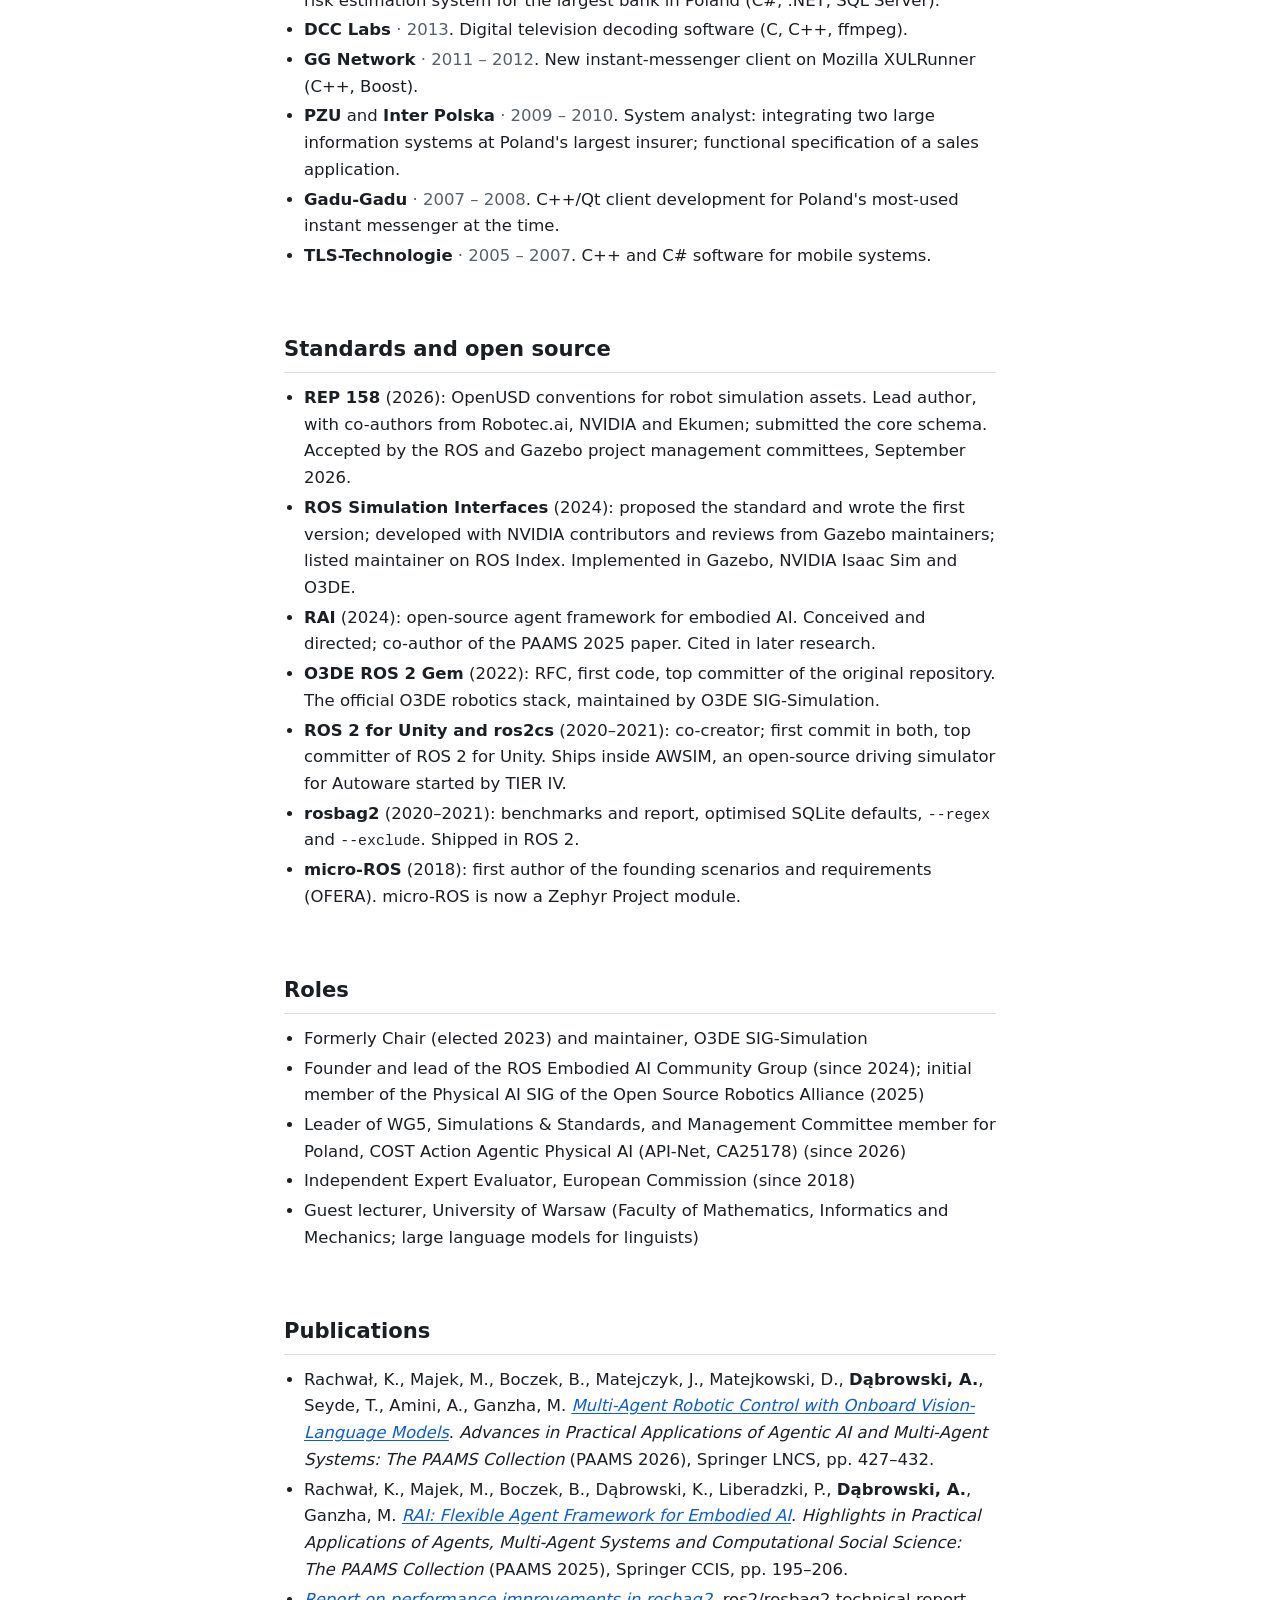
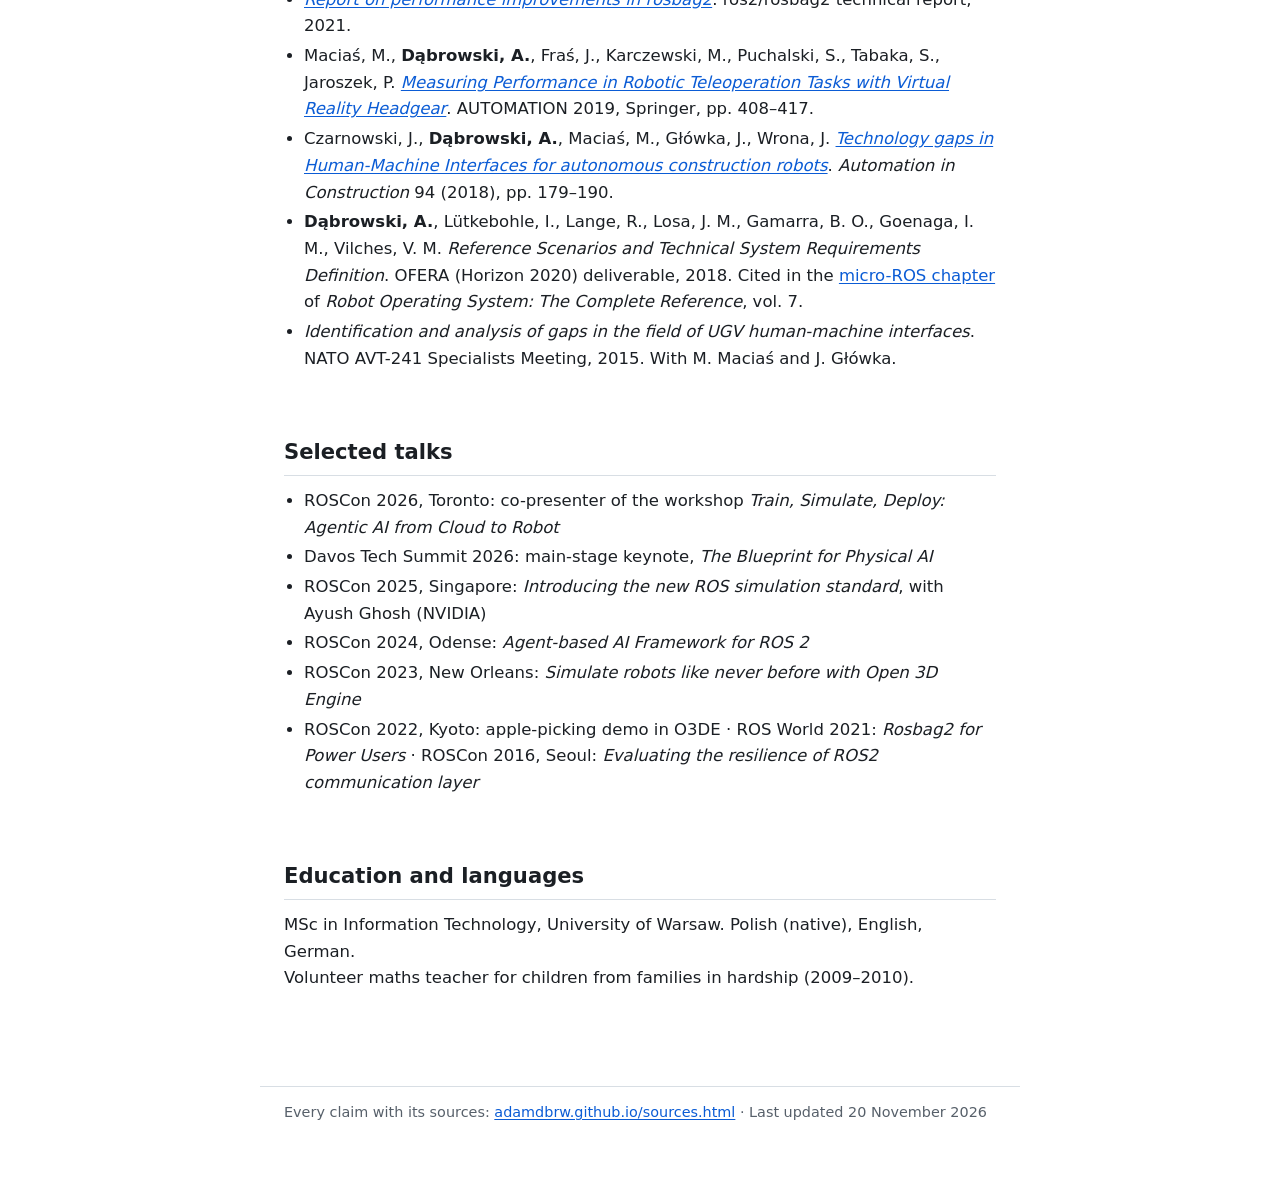
<file: profile.html>
<!doctype html>
<html lang="en-GB">
<head>
<meta charset="utf-8">
<meta name="viewport" content="width=device-width, initial-scale=1">
<meta name="color-scheme" content="light dark">
<title>Profile — Adam Dąbrowski, CTO, Robotec.ai</title>
<meta name="description" content="Printable profile of Adam Dąbrowski: career since 2005, robotics standards and open-source work, roles, publications and talks.">
<meta name="author" content="Adam Dąbrowski">
<link rel="canonical" href="https://adamdbrw.github.io/profile.html">
<link rel="icon" href="favicon.svg" type="image/svg+xml">
<link rel="alternate" type="application/json" href="claims.json" title="Claims and sources (JSON)">
<link rel="stylesheet" href="style.css?v=20261120b">
<meta property="og:type" content="profile">
<meta property="og:site_name" content="Adam Dąbrowski">
<meta property="og:locale" content="en_GB">
<meta property="og:title" content="Adam Dąbrowski — profile">
<meta property="og:description" content="Career since 2005, robotics standards, open-source work, roles, publications and talks.">
<meta property="og:url" content="https://adamdbrw.github.io/profile.html">
<meta property="og:image" content="https://adamdbrw.github.io/og-card.png">
<meta property="og:image:width" content="1200">
<meta property="og:image:height" content="630">
<meta property="og:image:alt" content="Adam Dąbrowski, CTO of Robotec.ai: physical AI, robot simulation, open standards">
<meta name="twitter:card" content="summary_large_image">
<style>
  @page { size: A4; margin: 12mm 14mm; }
  .head { display: flex; justify-content: space-between; align-items: baseline; flex-wrap: wrap; gap: 4px 20px; }
  .head p { margin: 0; }
  .job { margin: 0 0 10px; }
  .job b { font-weight: 600; }
  .when { color: var(--quiet); font-variant-numeric: tabular-nums; }
  ul.tight { margin: 4px 0 10px; padding-left: 20px; }
  ul.tight li { margin-bottom: 3px; }
  @media print {
    body { font-size: 9.8pt; line-height: 1.28; }
    .job { margin: 5pt 0 2pt; } ul.tight { margin: 2pt 0 4pt; } ul.tight li { margin-bottom: 1pt; break-inside: avoid; }
    h2 { margin: 9pt 0 4pt; padding-bottom: 2pt; } h1 { font-size: 18pt; } .lede { font-size: 11pt; }
  }
</style>
</head>
<body>
<a class="skip" href="#main">Skip to content</a>
<main id="main" class="narrow">
<p class="crumb"><a href="./">← Adam Dąbrowski</a> · Use your browser's print to save this page as a PDF.</p>

<header class="head">
  <div>
    <h1>Adam Dąbrowski</h1>
    <p class="lede">CTO, Robotec.ai · Warsaw, Poland</p>
  </div>
  <p class="small"><a href="https://adamdbrw.github.io/">adamdbrw.github.io</a> · <a href="https://www.linkedin.com/in/dabrowskiadam/">linkedin.com/in/dabrowskiadam</a> · <a href="https://github.com/adamdbrw">github.com/adamdbrw</a> · <a href="https://orcid.org/0000-0002-2130-0577">ORCID 0000-0002-2130-0577</a></p>
</header>

<section aria-labelledby="h-sum">
  <h2 id="h-sum">Summary</h2>
  <p>Engineering leader for robot simulation and physical AI; in software since 2005 and in robotics since 2014. CTO of Robotec.ai, where he was among the first five people and has led its technology through its bootstrapped growth to 50 people. He proposed the ROS Simulation Interfaces, implemented in Gazebo, NVIDIA Isaac Sim and O3DE, and is lead author of REP 158, OpenUSD conventions for robot simulation assets, accepted by the ROS and Gazebo project management committees. He started or shaped open-source robotics software in use today: the robotics stack of Open 3D Engine, ROS 2 for Unity (inside AWSIM), rosbag2 recording performance and the RAI agent framework; he was first author of the founding requirements of micro-ROS. In 2026 he conceived, designed and wrote most of Slingshot, Robotec.ai's scan-to-digital-twin product.</p>
</section>

<section aria-labelledby="h-exp">
  <h2 id="h-exp">Experience</h2>
  <p class="job"><b>Robotec.ai</b>, Warsaw <span class="when">· since 2019 (2017–2019 at Robocar, its predecessor under the same CEO); among the first five people; bootstrapped to 50 people</span></p>
  <ul class="tight">
    <li><b>Chief Technology Officer</b> <span class="when">· since Jul 2024</span>. Technology vision, strategy and engineering across robot simulation, digital twins, physical AI and open source. <a href="https://www.robotec.ai/slingshot">Slingshot</a> (2026), scan to simulation-ready digital twin: his idea and architecture; wrote about 95% of its code with an AI coding-agent harness he built, and mentors engineers in this way of working.</li>
    <li><b>VP Robotics &amp; Simulation</b> <span class="when">· Jan 2023 – Jul 2024</span>. Led the Robotics and Simulation department of six teams. Elected Chair of O3DE SIG-Simulation in May 2023. Started RAI (2024).</li>
    <li><b>Principal Software Engineer</b> <span class="when">· Jul 2021 – Jan 2023</span>. Co-created ROS 2 for Unity (2021). RFC and first code of the ROS 2 integration of Open 3D Engine (2022), now the official O3DE robotics stack.</li>
    <li><b>Technical Lead</b> <span class="when">· Nov 2017 – Jun 2021</span>. Led projects in robotics, AI and simulation. Co-created ros2cs (2020); led the rosbag2 performance work shipped in ROS 2.</li>
  </ul>
  <p class="job"><b>European Commission</b> <span class="when">· since Jun 2018</span></p>
  <ul class="tight">
    <li><b>Independent Expert Evaluator</b> for Horizon 2020 and Horizon Europe: architecture, feasibility and execution risk of research proposals.</li>
  </ul>
  <p class="job"><b>PIAP</b>, Industrial Research Institute for Automation and Measurements, Warsaw <span class="when">· Apr 2014 – Apr 2017; Dec 2017 – Mar 2019, half-time in parallel with Robocar</span></p>
  <ul class="tight">
    <li><b>Senior Software Engineer; Autonomy group lead</b> (11 people, robotics and deep learning). Software for mobile robots and operator console units; EU robotics and space research projects. PIAP's project lead in R5-COP (EU, 30 partners, modular ROS-based robots): its exhibit won the <a href="https://artemis-ia.eu/co-summit-2015/exhibition-award-1.html">ARTEMIS Exhibition Award 2015</a>; he opened its 2016 workshop at the ARTEMIS Technology Conference.</li>
    <li>PIAP's project lead and main engineer in OFERA (Horizon 2020), the EU project that produced micro-ROS.</li>
  </ul>
  <p class="job"><b>Software engineering and analysis</b> <span class="when">· 2005 – 2014</span></p>
  <ul class="tight">
    <li><b>Deloitte Poland</b> <span class="when">· 2013 – 2014</span>. Senior Software Engineer: internal-ratings-based risk estimation system for the largest bank in Poland (C#, .NET, SQL Server).</li>
    <li><b>DCC Labs</b> <span class="when">· 2013</span>. Digital television decoding software (C, C++, ffmpeg).</li>
    <li><b>GG Network</b> <span class="when">· 2011 – 2012</span>. New instant-messenger client on Mozilla XULRunner (C++, Boost).</li>
    <li><b>PZU</b> and <b>Inter Polska</b> <span class="when">· 2009 – 2010</span>. System analyst: integrating two large information systems at Poland's largest insurer; functional specification of a sales application.</li>
    <li><b>Gadu-Gadu</b> <span class="when">· 2007 – 2008</span>. C++/Qt client development for Poland's most-used instant messenger at the time.</li>
    <li><b>TLS-Technologie</b> <span class="when">· 2005 – 2007</span>. C++ and C# software for mobile systems.</li>
  </ul>
</section>

<section aria-labelledby="h-std">
  <h2 id="h-std">Standards and open source</h2>
  <ul class="tight">
    <li><b>REP 158</b> (2026): OpenUSD conventions for robot simulation assets. Lead author, with co-authors from Robotec.ai, NVIDIA and Ekumen; submitted the core schema. Accepted by the ROS and Gazebo project management committees, September 2026.</li>
    <li><b>ROS Simulation Interfaces</b> (2024): proposed the standard and wrote the first version; developed with NVIDIA contributors and reviews from Gazebo maintainers; listed maintainer on ROS Index. Implemented in Gazebo, NVIDIA Isaac Sim and O3DE.</li>
    <li><b>RAI</b> (2024): open-source agent framework for embodied AI. Conceived and directed; co-author of the PAAMS 2025 paper. Cited in later research.</li>
    <li><b>O3DE ROS 2 Gem</b> (2022): RFC, first code, top committer of the original repository. The official O3DE robotics stack, maintained by O3DE SIG-Simulation.</li>
    <li><b>ROS 2 for Unity and ros2cs</b> (2020–2021): co-creator; first commit in both, top committer of ROS 2 for Unity. Ships inside AWSIM, an open-source driving simulator for Autoware started by TIER IV.</li>
    <li><b>rosbag2</b> (2020–2021): benchmarks and report, optimised SQLite defaults, <code>--regex</code> and <code>--exclude</code>. Shipped in ROS 2.</li>
    <li><b>micro-ROS</b> (2018): first author of the founding scenarios and requirements (OFERA). micro-ROS is now a Zephyr Project module.</li>
  </ul>
</section>

<section aria-labelledby="h-roles">
  <h2 id="h-roles">Roles</h2>
  <ul class="tight">
    <li>Formerly Chair (elected 2023) and maintainer, O3DE SIG-Simulation</li>
    <li>Founder and lead of the ROS Embodied AI Community Group (since 2024); initial member of the Physical AI SIG of the Open Source Robotics Alliance (2025)</li>
    <li>Leader of WG5, Simulations &amp; Standards, and Management Committee member for Poland, COST Action Agentic Physical AI (API-Net, CA25178) (since 2026)</li>
    <li>Independent Expert Evaluator, European Commission (since 2018)</li>
    <li>Guest lecturer, University of Warsaw (Faculty of Mathematics, Informatics and Mechanics; large language models for linguists)</li>
  </ul>
</section>

<section aria-labelledby="h-pub">
  <h2 id="h-pub">Publications</h2>
  <ul class="tight">
    <li>Rachwał, K., Majek, M., Boczek, B., Matejczyk, J., Matejkowski, D., <b>Dąbrowski, A.</b>, Seyde, T., Amini, A., Ganzha, M. <a href="https://doi.org/10.1007/978-3-032-41794-7_38"><em>Multi-Agent Robotic Control with Onboard Vision-Language Models</em></a>. <em>Advances in Practical Applications of Agentic AI and Multi-Agent Systems: The PAAMS Collection</em> (PAAMS 2026), Springer LNCS, pp. 427–432.</li>
    <li>Rachwał, K., Majek, M., Boczek, B., Dąbrowski, K., Liberadzki, P., <b>Dąbrowski, A.</b>, Ganzha, M. <a href="https://doi.org/10.1007/978-3-032-05925-3_16"><em>RAI: Flexible Agent Framework for Embodied AI</em></a>. <em>Highlights in Practical Applications of Agents, Multi-Agent Systems and Computational Social Science: The PAAMS Collection</em> (PAAMS 2025), Springer CCIS, pp. 195–206.</li>
    <li><a href="https://github.com/ros2/rosbag2/pull/651"><em>Report on performance improvements in rosbag2</em></a>. ros2/rosbag2 technical report, 2021.</li>
    <li>Maciaś, M., <b>Dąbrowski, A.</b>, Fraś, J., Karczewski, M., Puchalski, S., Tabaka, S., Jaroszek, P. <a href="https://doi.org/10.1007/978-3-030-13273-6_39"><em>Measuring Performance in Robotic Teleoperation Tasks with Virtual Reality Headgear</em></a>. AUTOMATION 2019, Springer, pp. 408–417.</li>
    <li>Czarnowski, J., <b>Dąbrowski, A.</b>, Maciaś, M., Główka, J., Wrona, J. <a href="https://doi.org/10.1016/j.autcon.2018.06.014"><em>Technology gaps in Human-Machine Interfaces for autonomous construction robots</em></a>. <em>Automation in Construction</em> 94 (2018), pp. 179–190.</li>
    <li><b>Dąbrowski, A.</b>, Lütkebohle, I., Lange, R., Losa, J. M., Gamarra, B. O., Goenaga, I. M., Vilches, V. M. <em>Reference Scenarios and Technical System Requirements Definition</em>. OFERA (Horizon 2020) deliverable, 2018. Cited in the <a href="https://doi.org/10.1007/978-3-031-09062-2_2">micro-ROS chapter</a> of <em>Robot Operating System: The Complete Reference</em>, vol. 7.</li>
    <li><em>Identification and analysis of gaps in the field of UGV human-machine interfaces</em>. NATO AVT-241 Specialists Meeting, 2015. With M. Maciaś and J. Główka.</li>
  </ul>
</section>

<section aria-labelledby="h-talks">
  <h2 id="h-talks">Selected talks</h2>
  <ul class="tight">
    <li>ROSCon 2026, Toronto: co-presenter of the workshop <em>Train, Simulate, Deploy: Agentic AI from Cloud to Robot</em></li>
    <li>Davos Tech Summit 2026: main-stage keynote, <em>The Blueprint for Physical AI</em></li>
    <li>ROSCon 2025, Singapore: <em>Introducing the new ROS simulation standard</em>, with Ayush Ghosh (NVIDIA)</li>
    <li>ROSCon 2024, Odense: <em>Agent-based AI Framework for ROS 2</em></li>
    <li>ROSCon 2023, New Orleans: <em>Simulate robots like never before with Open 3D Engine</em></li>
    <li>ROSCon 2022, Kyoto: apple-picking demo in O3DE · ROS World 2021: <em>Rosbag2 for Power Users</em> · ROSCon 2016, Seoul: <em>Evaluating the resilience of ROS2 communication layer</em></li>
  </ul>
</section>

<section aria-labelledby="h-edu">
  <h2 id="h-edu">Education and languages</h2>
  <p>MSc in Information Technology, University of Warsaw. Polish (native), English, German.<br>
  Volunteer maths teacher for children from families in hardship (2009–2010).</p>
</section>
</main>
<footer class="site narrow">
  <p>Every claim with its sources: <a href="https://adamdbrw.github.io/sources.html">adamdbrw.github.io/sources.html</a> · Last updated <time datetime="2026-11-20">20 November 2026</time></p>
</footer>
</body>
</html>
</file>
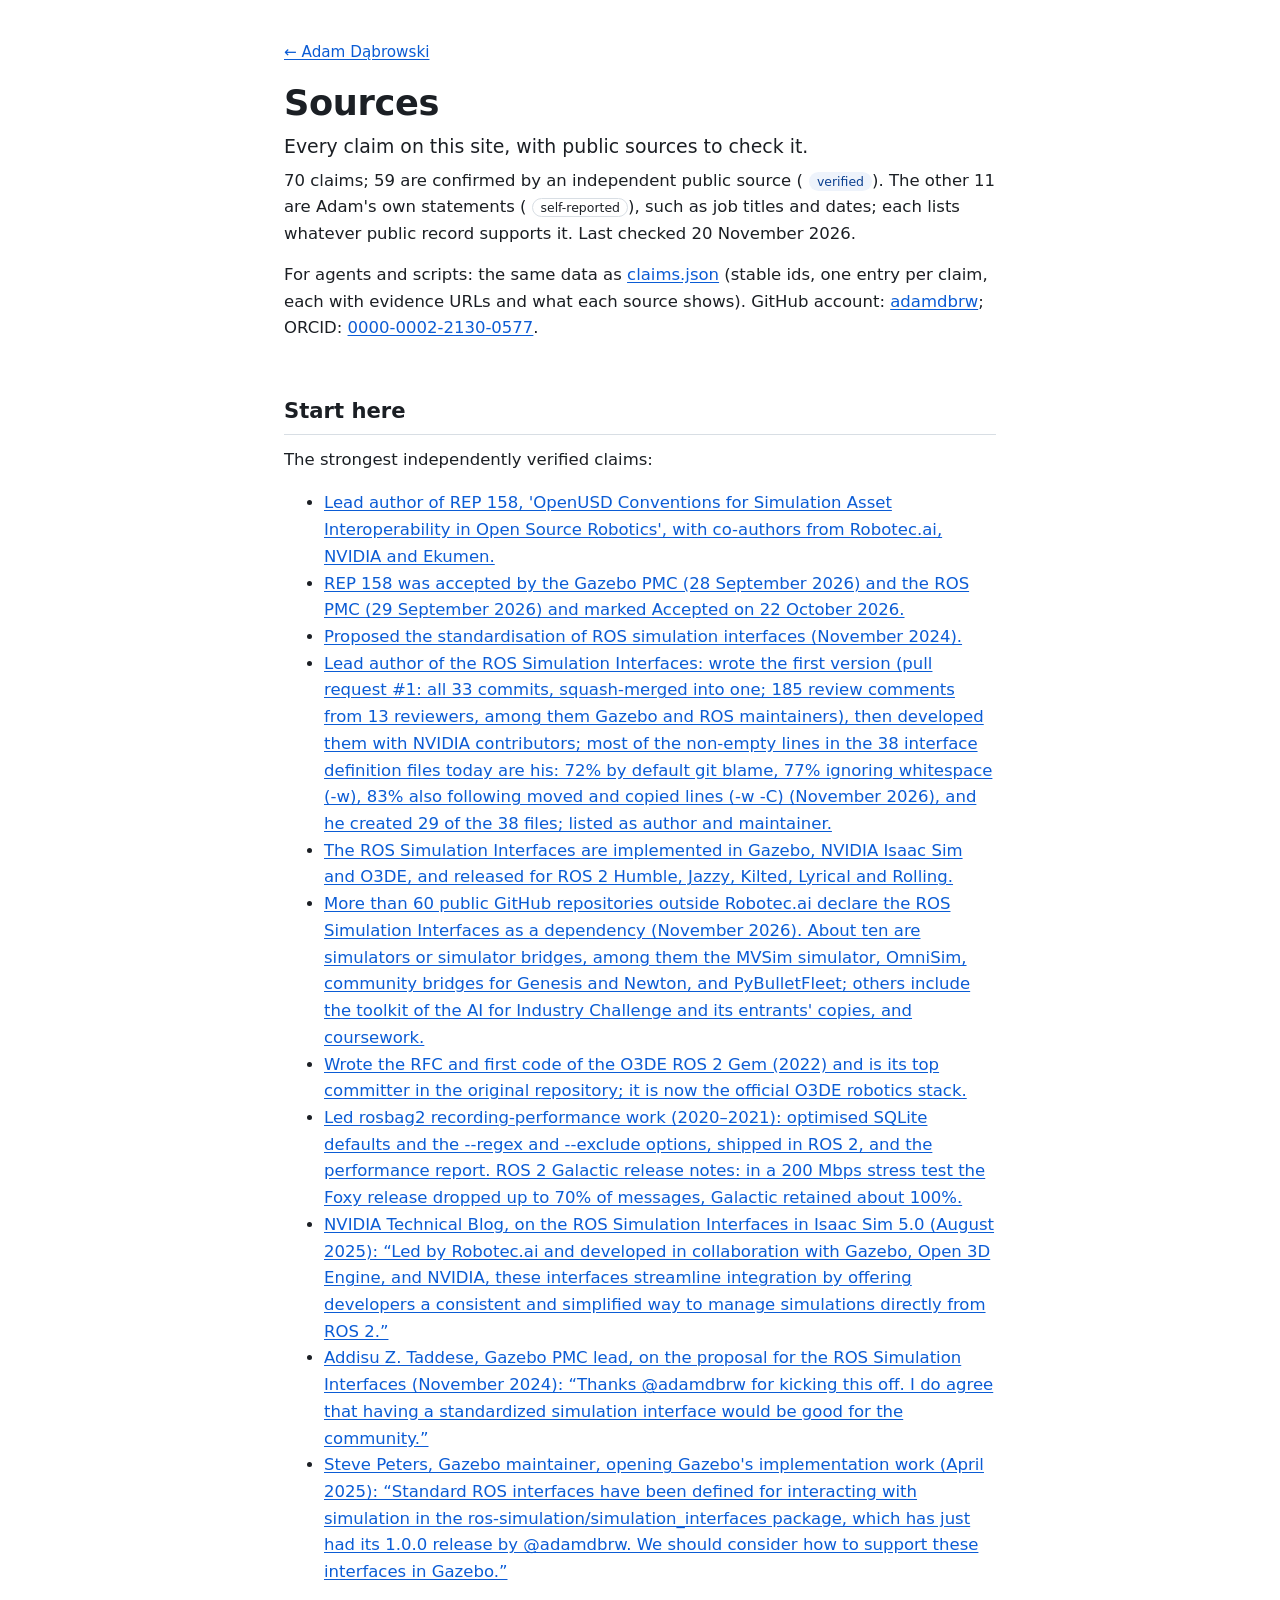
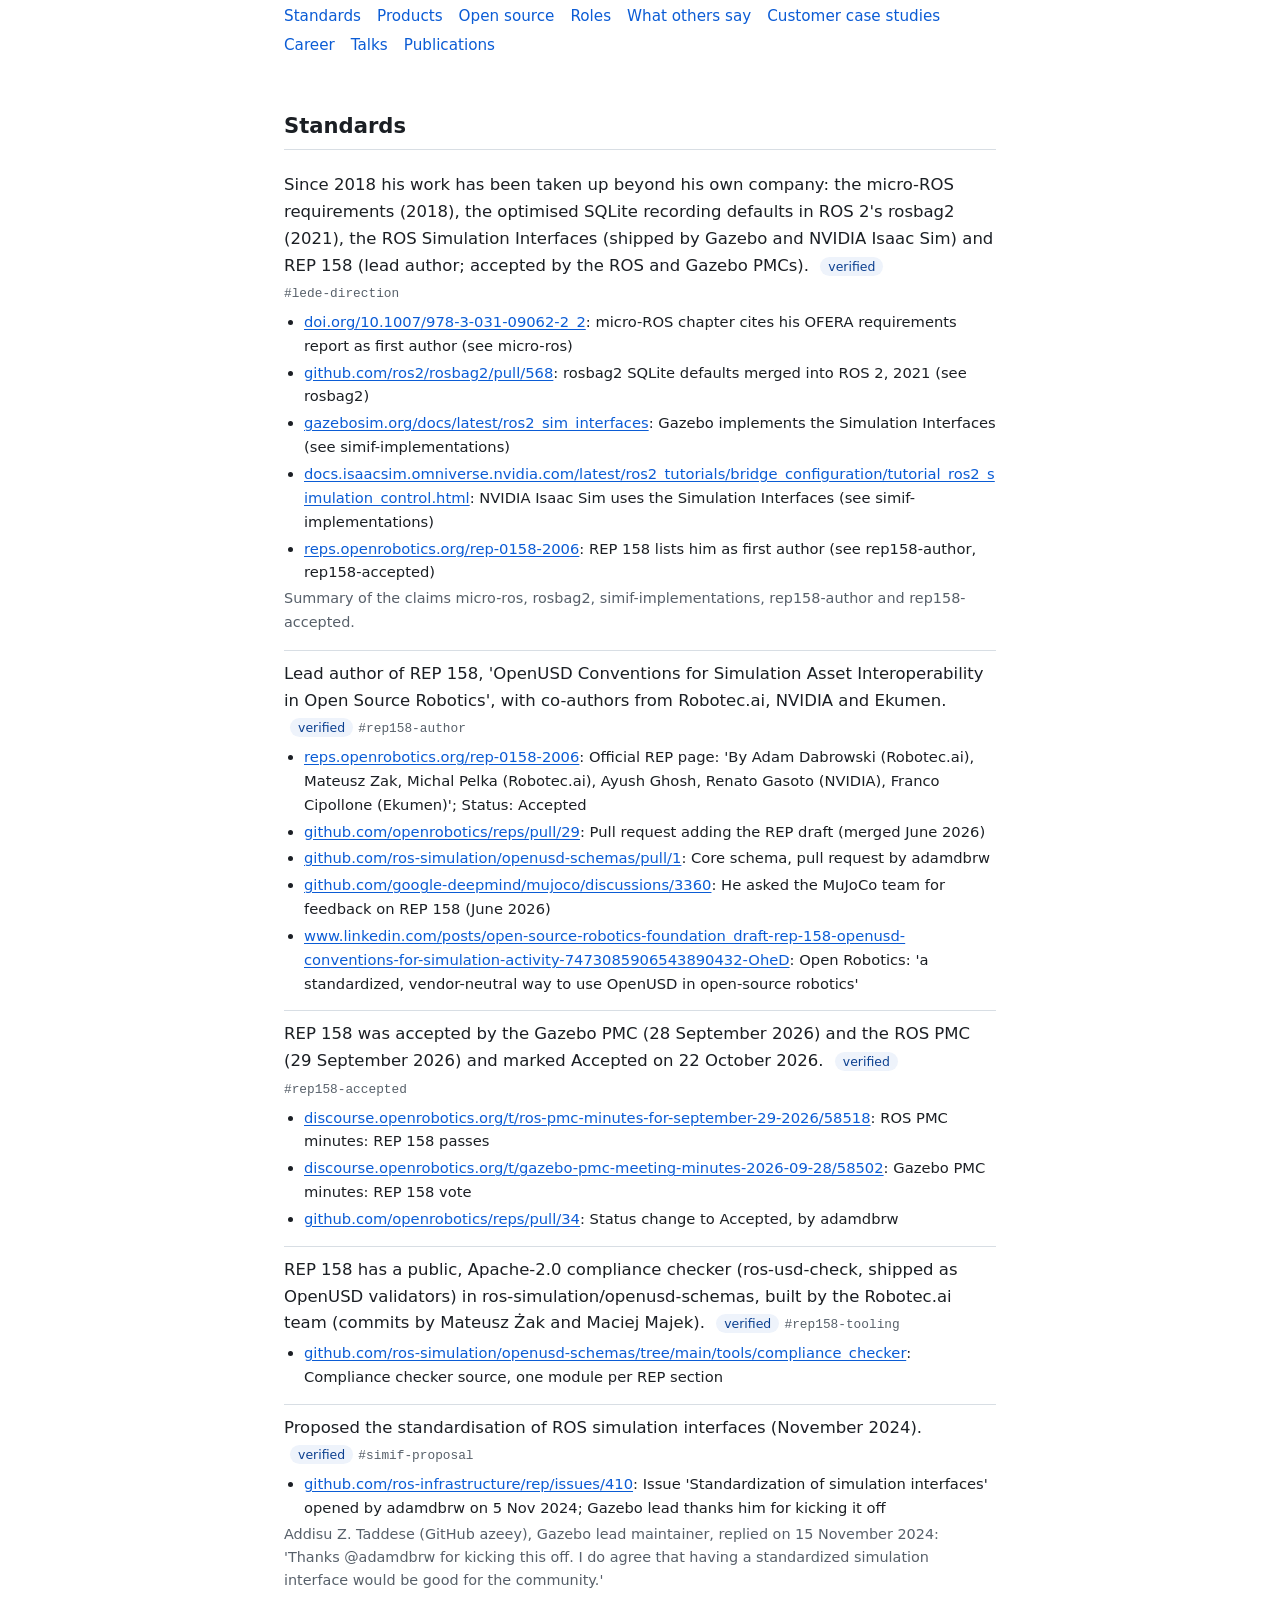
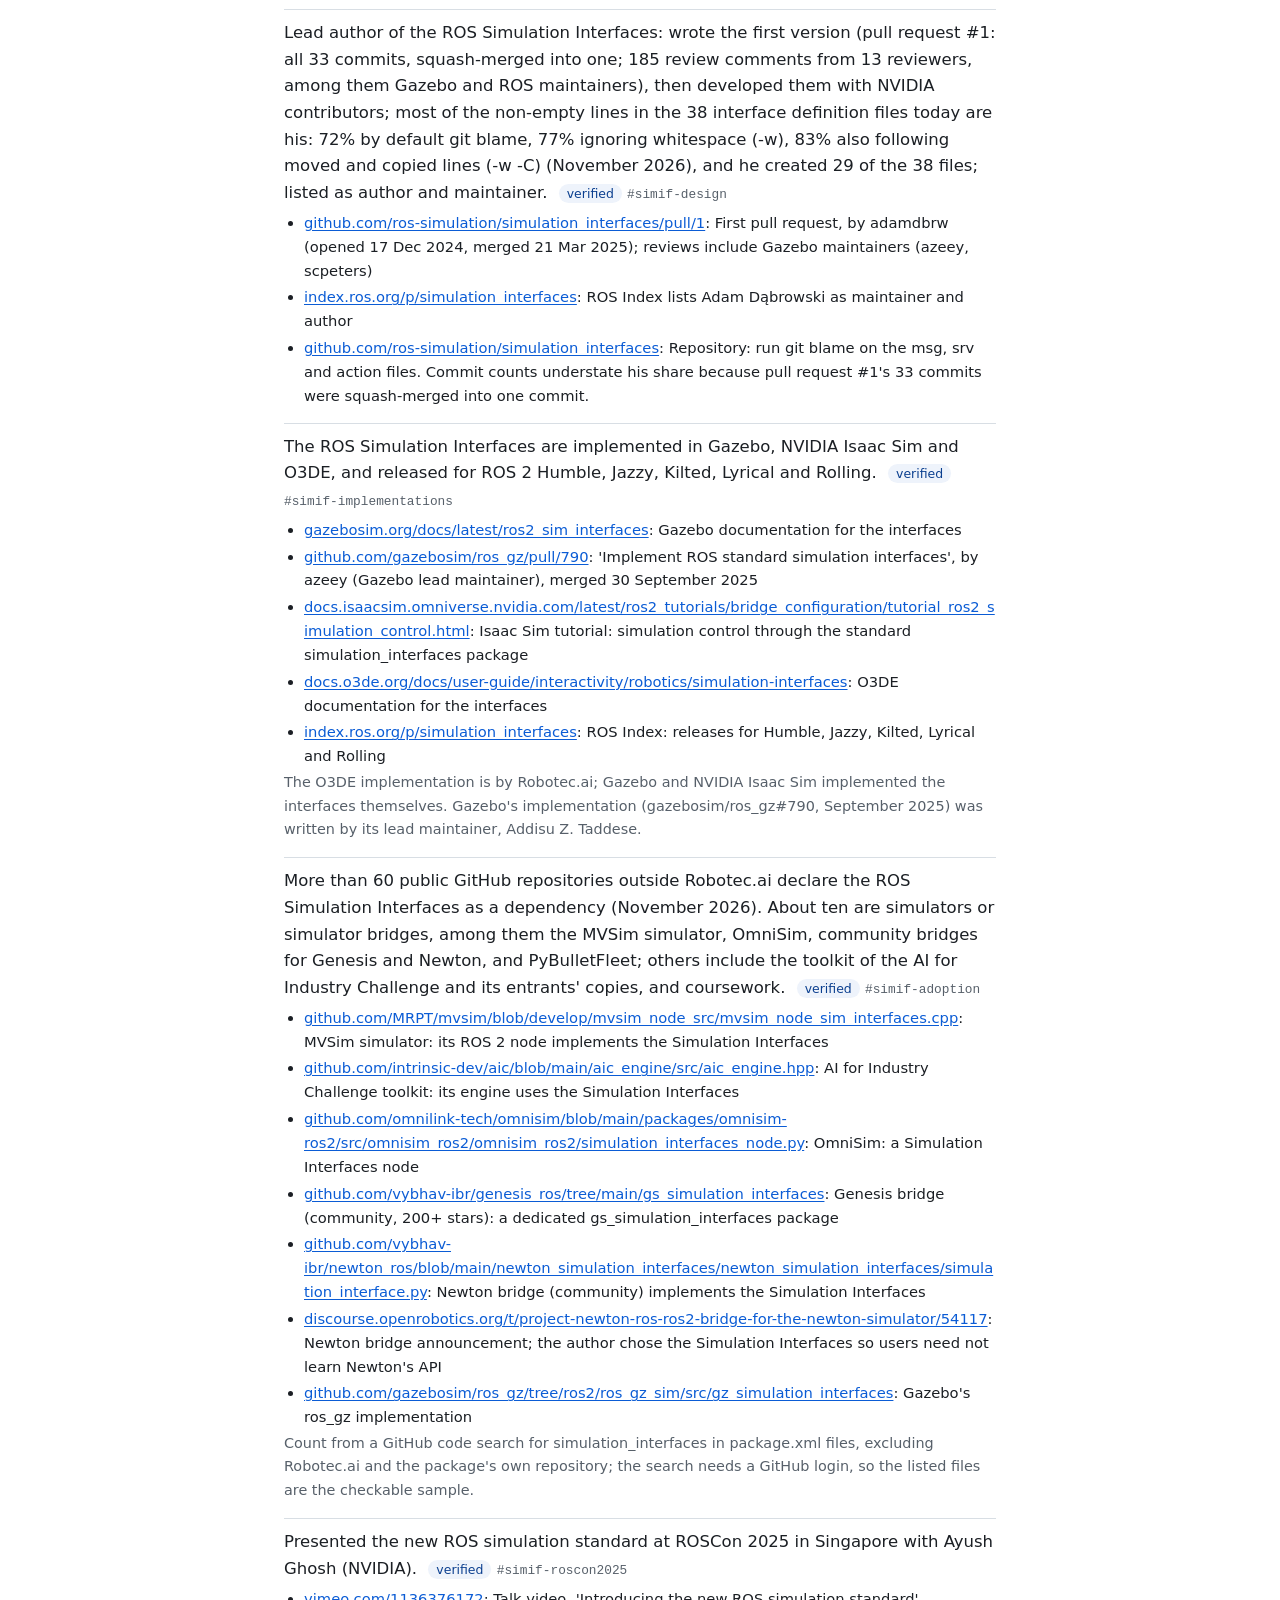
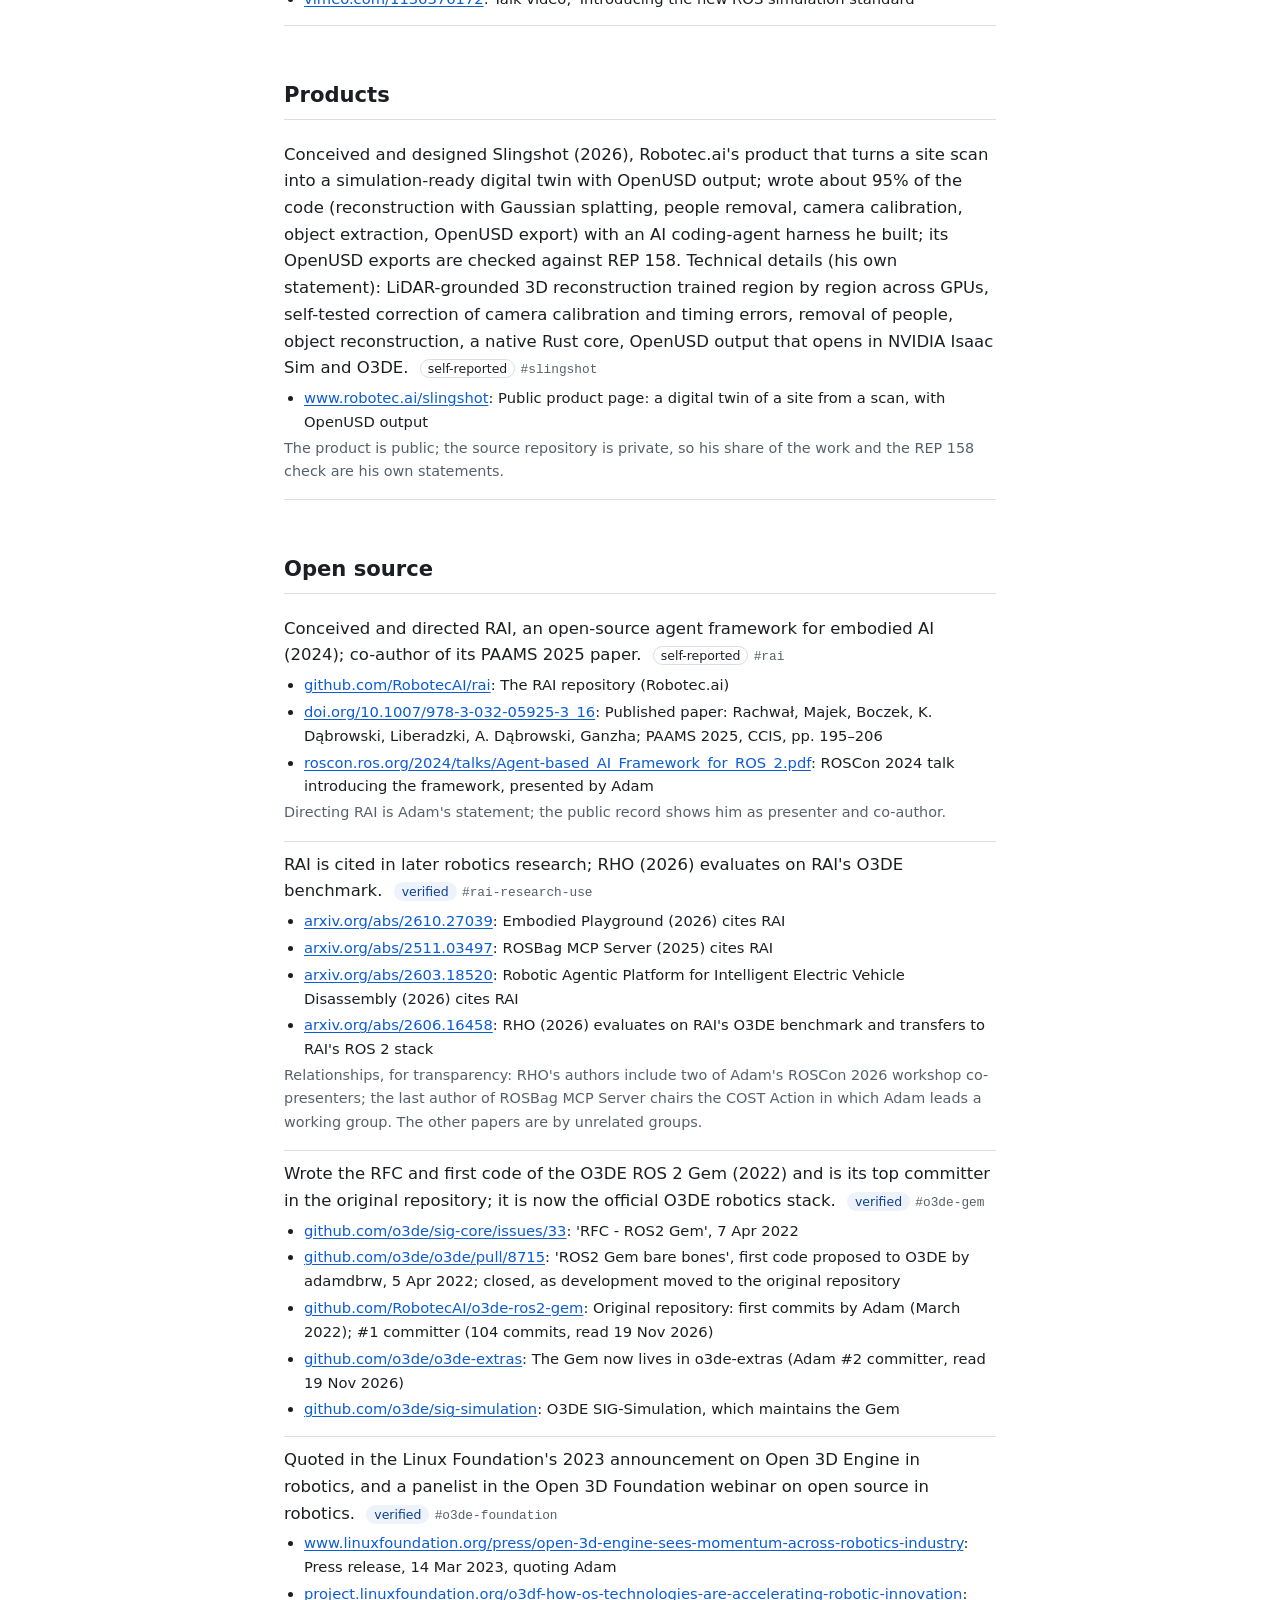
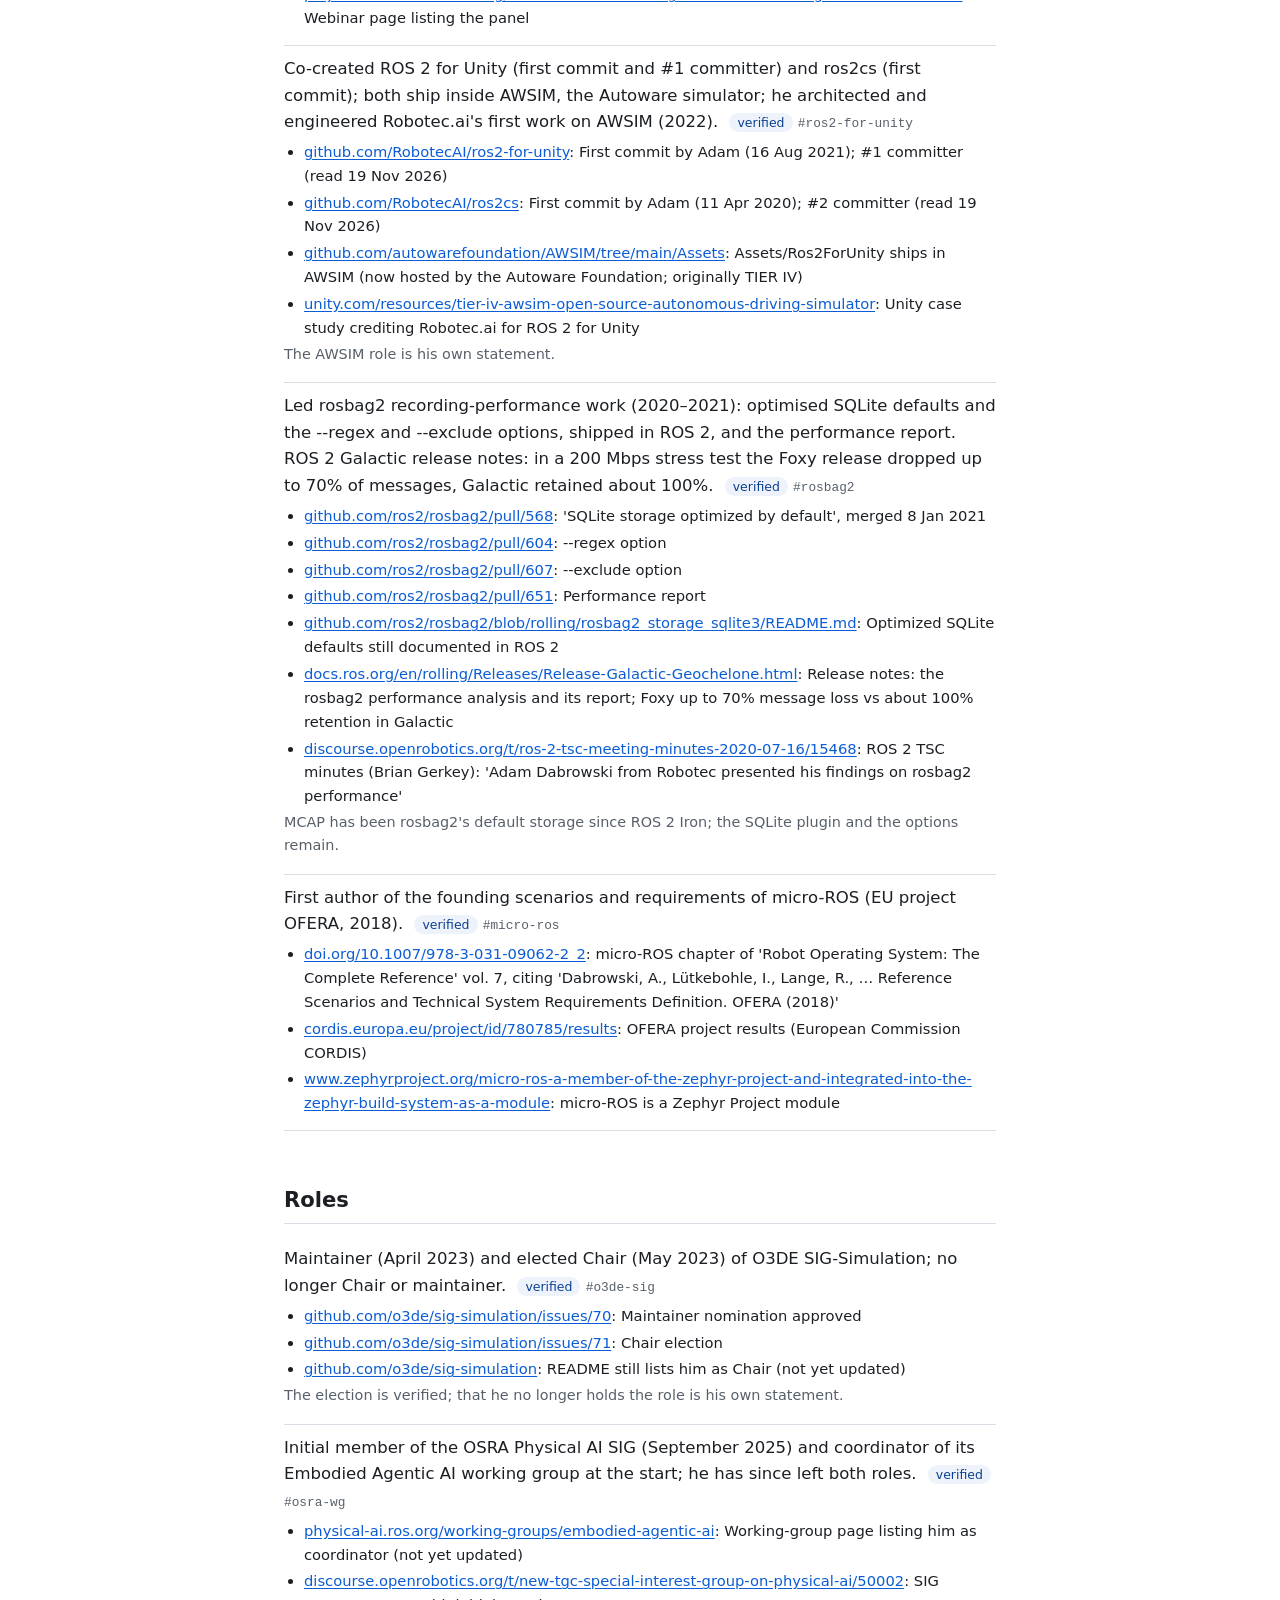
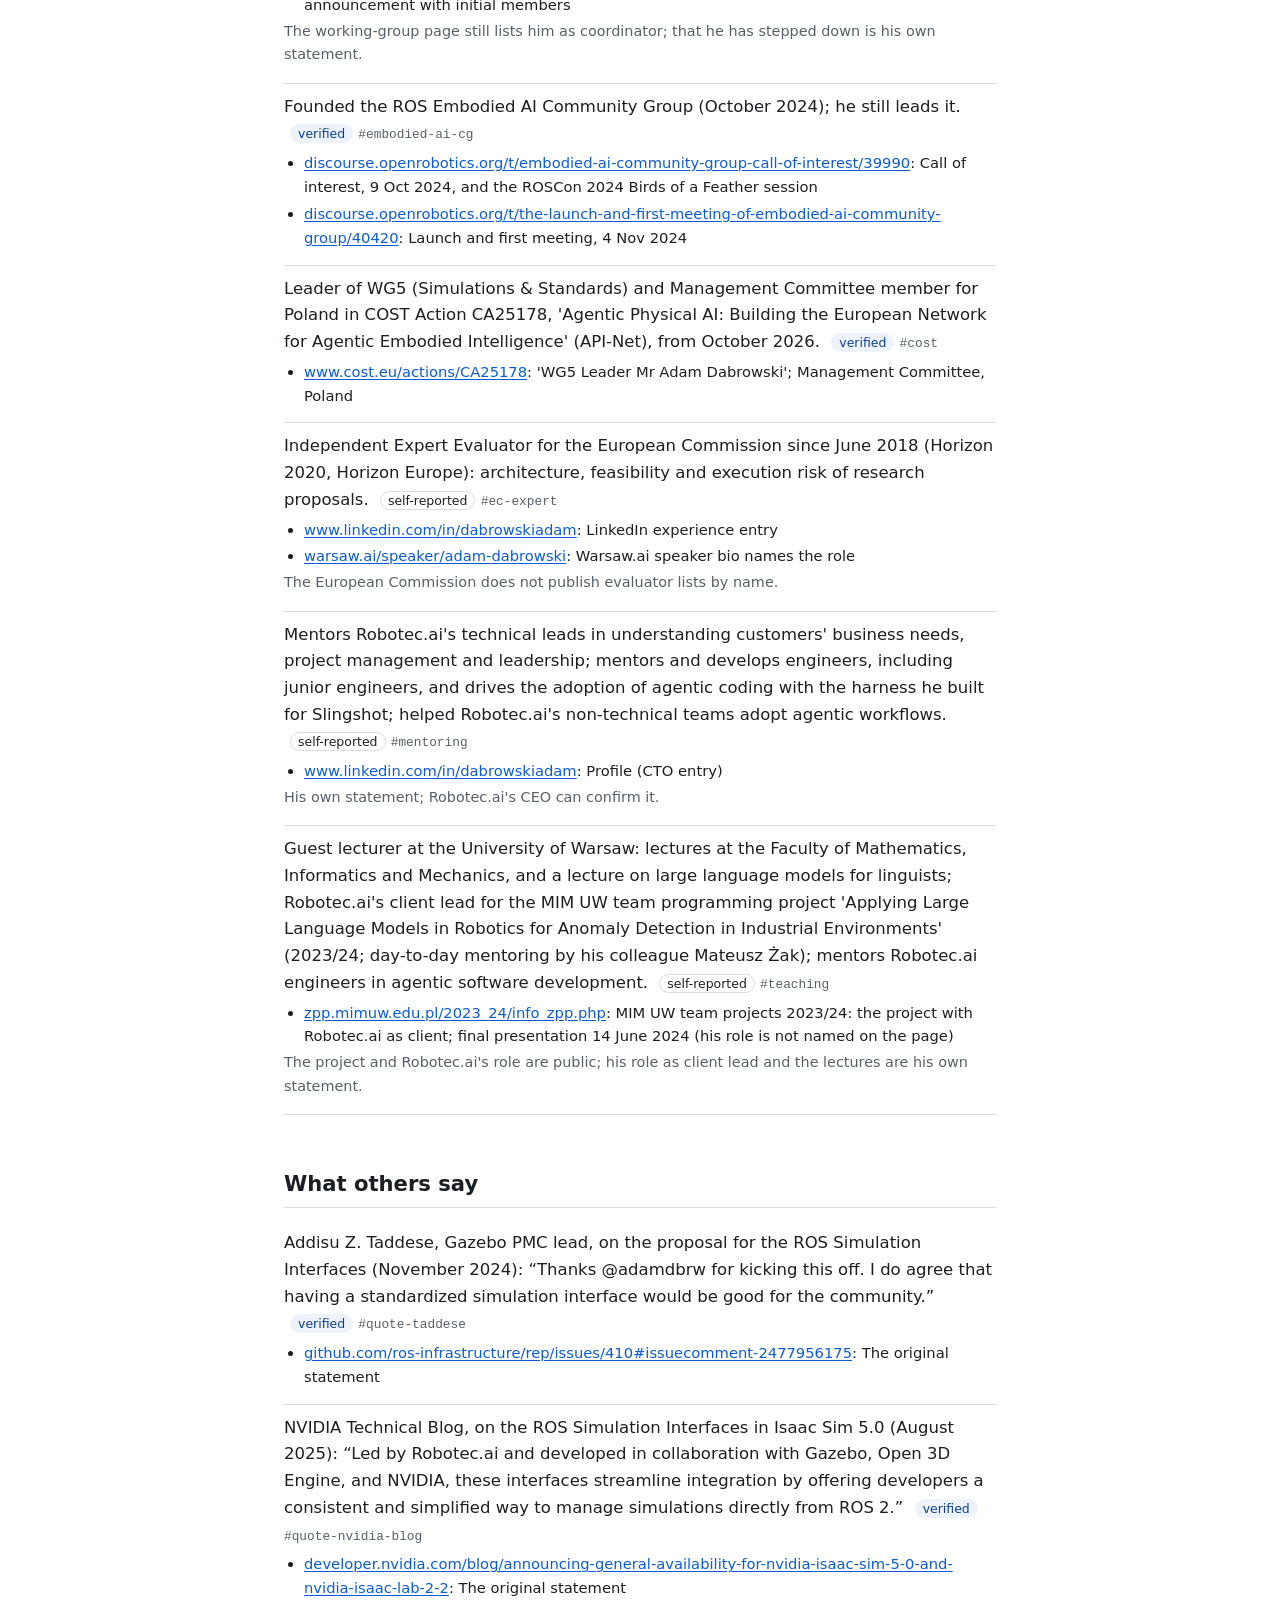
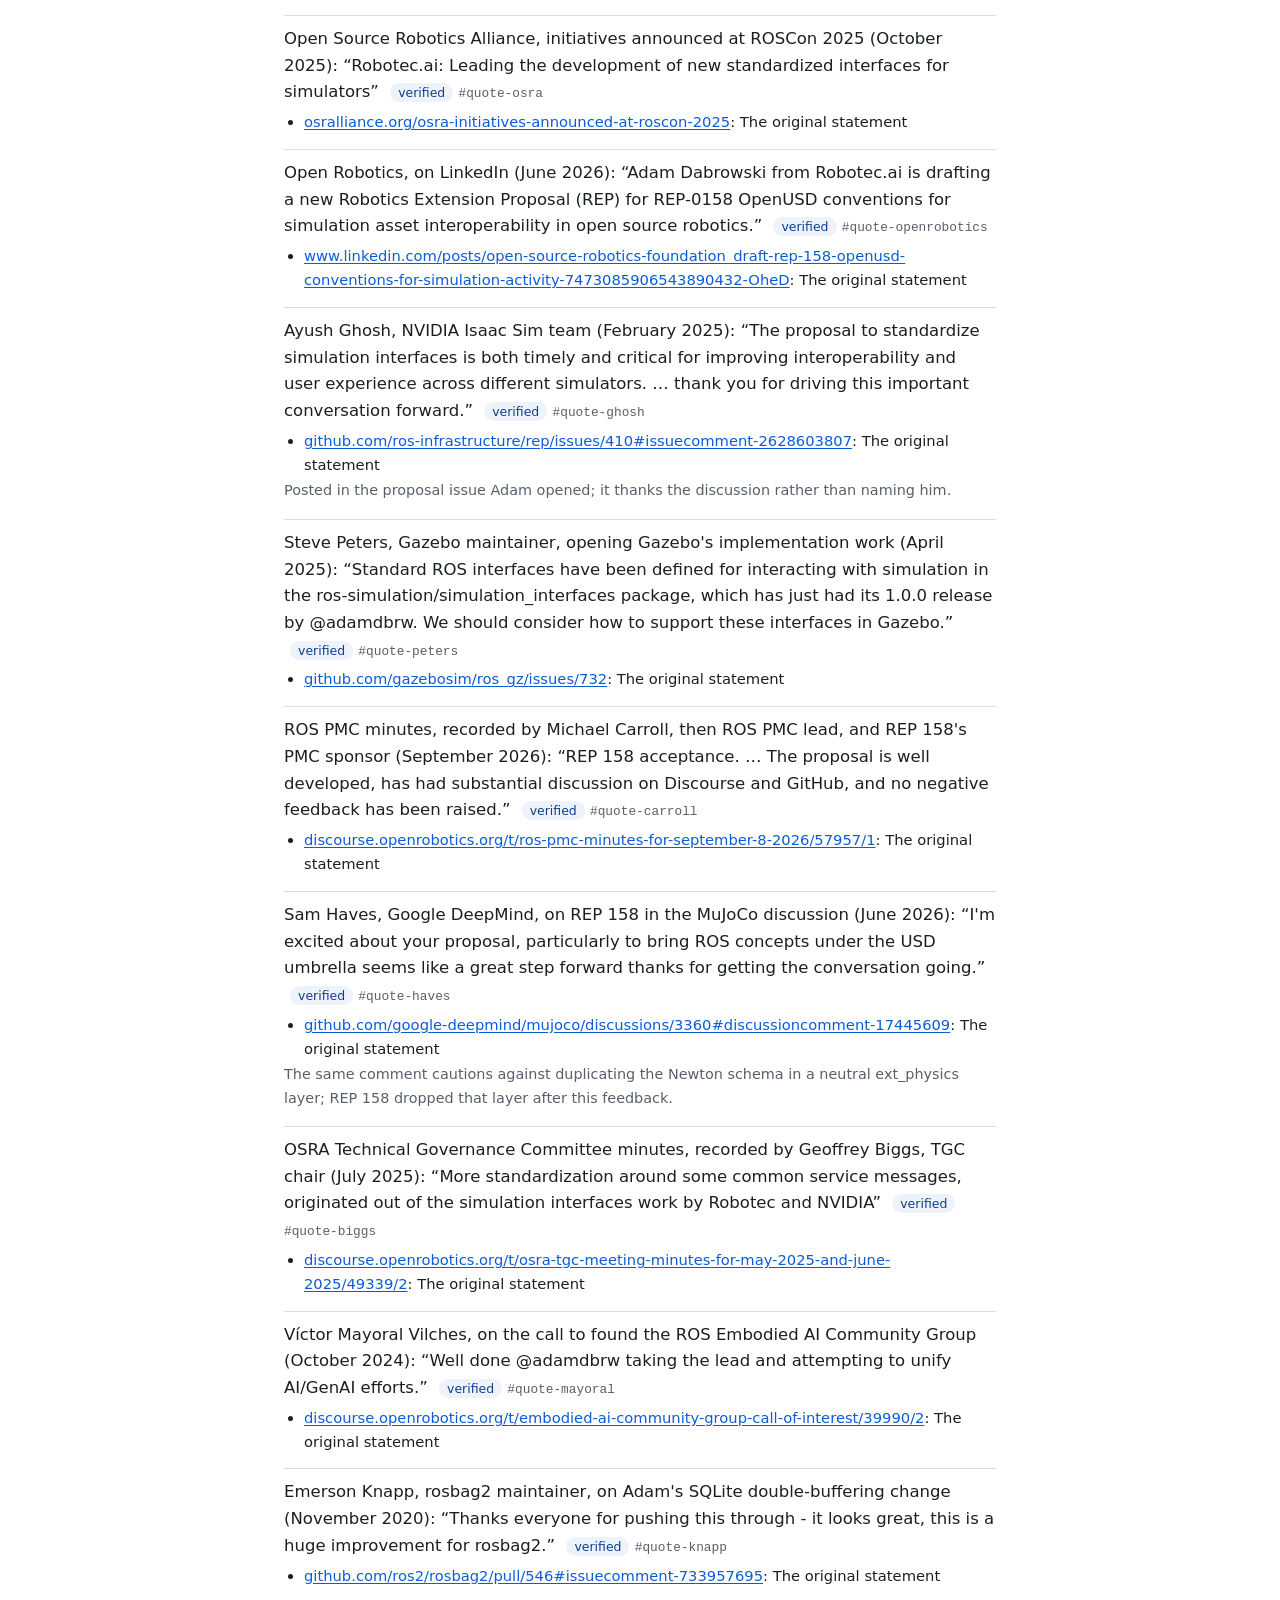
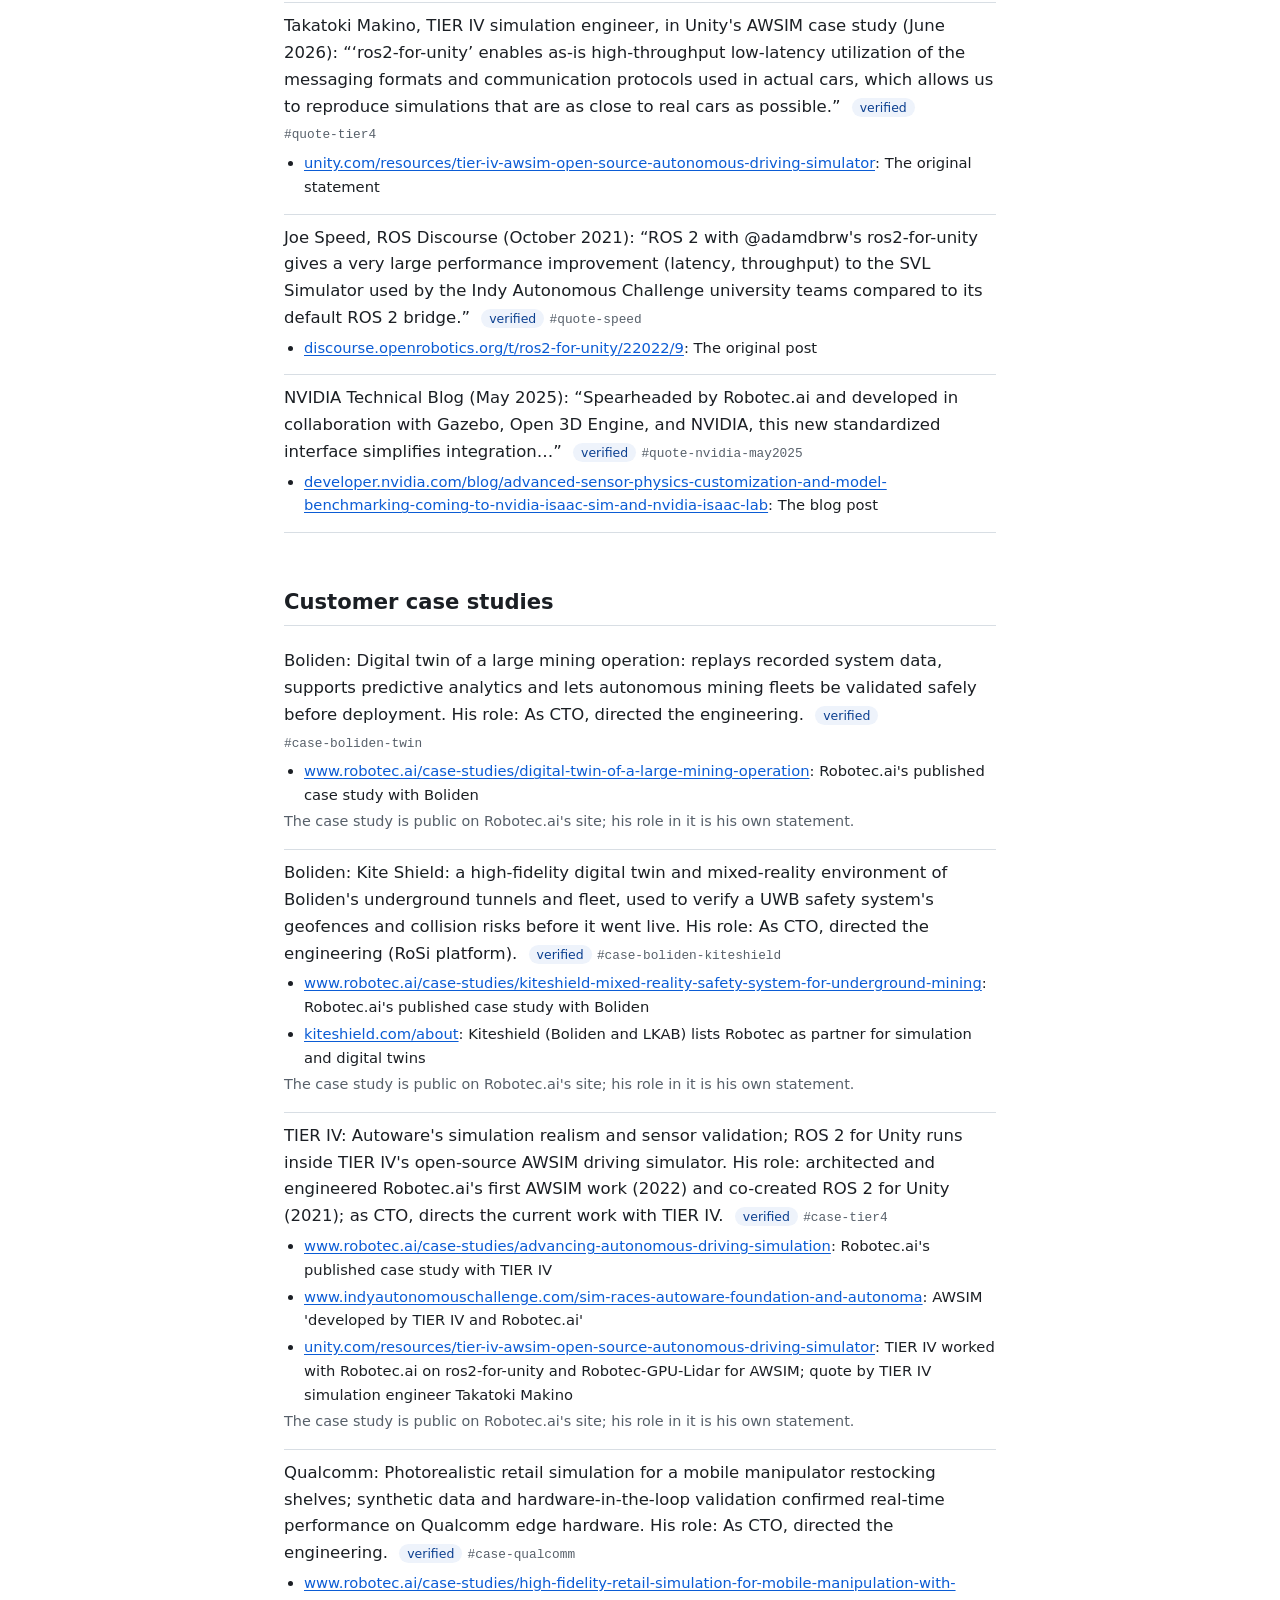
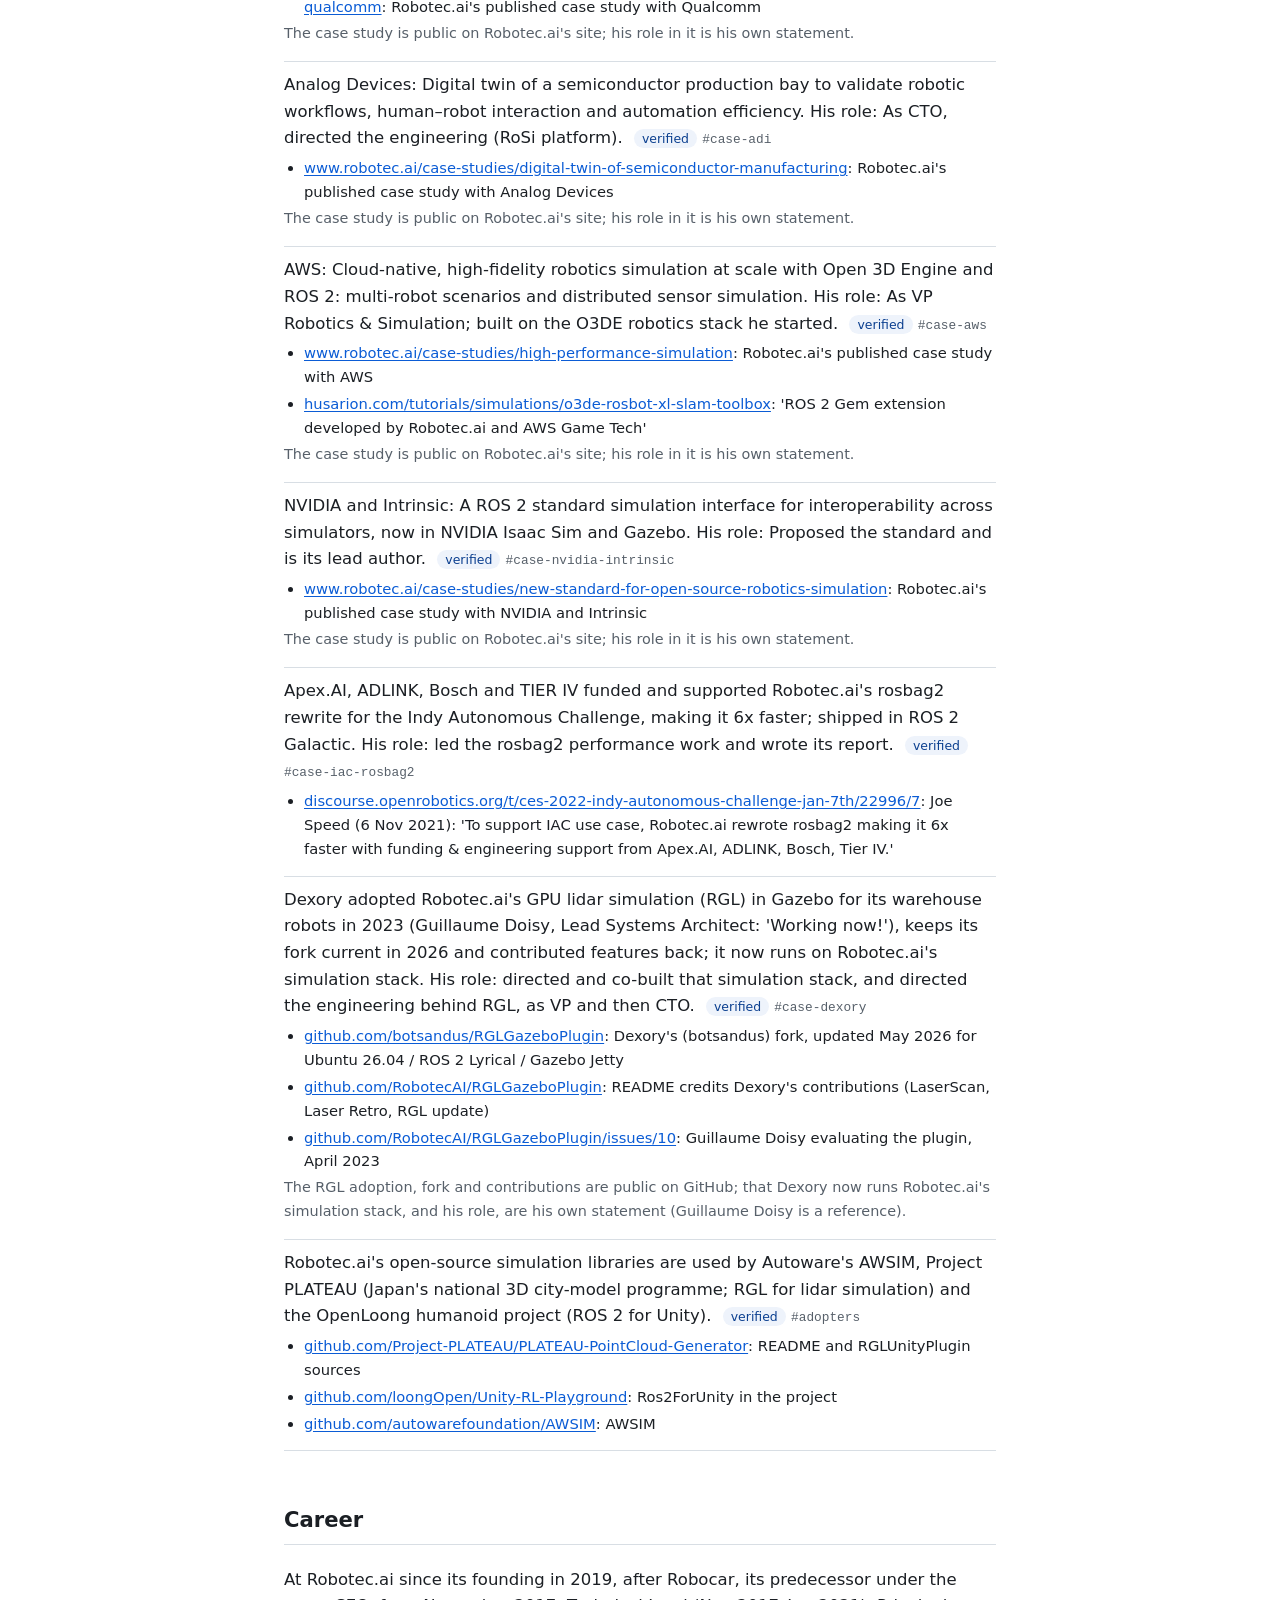
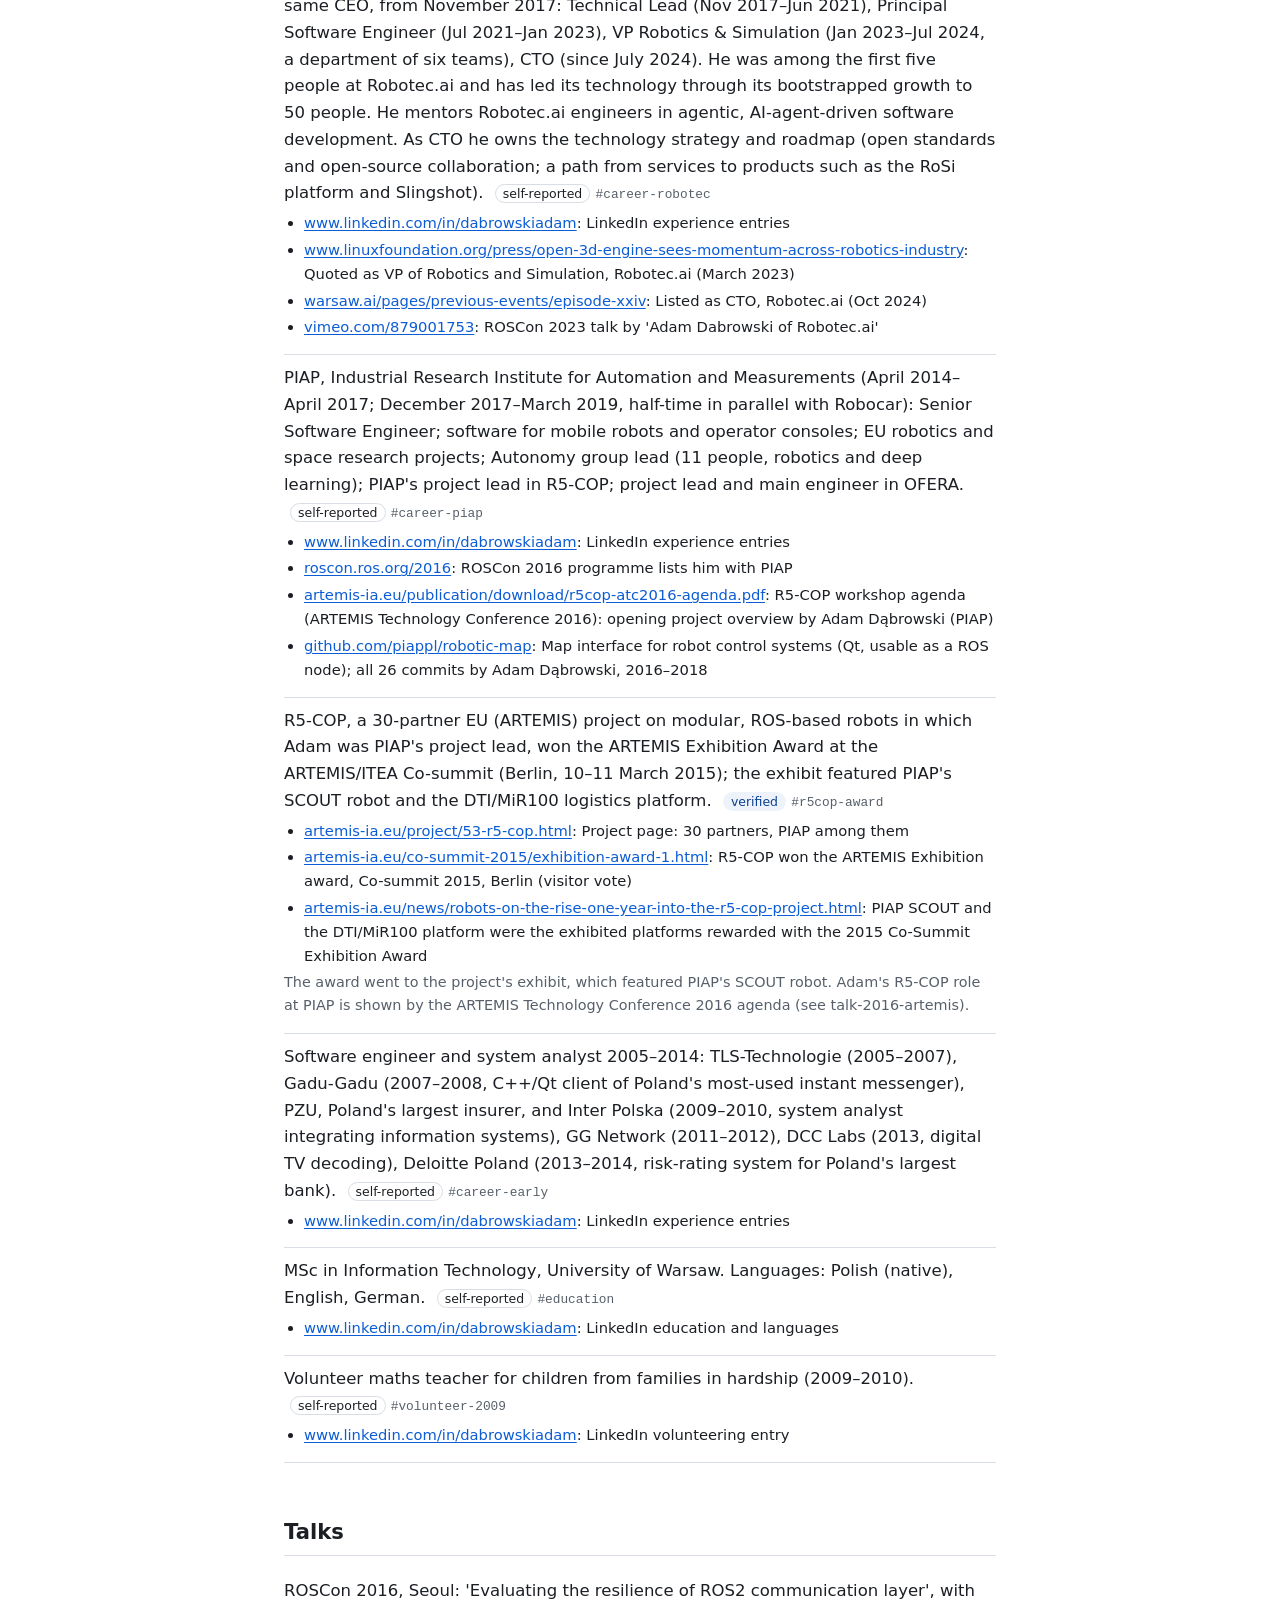
<file: sources.html>
<!doctype html>
<html lang="en-GB">
<head>
<meta charset="utf-8">
<meta name="viewport" content="width=device-width, initial-scale=1">
<meta name="color-scheme" content="light dark">
<title>Sources — every claim about Adam Dąbrowski, with links to check it</title>
<meta name="description" content="Every claim on adamdbrw.github.io with public sources: standards, open source, roles, talks, publications and career. Also as machine-readable JSON.">
<meta name="author" content="Adam Dąbrowski">
<link rel="canonical" href="https://adamdbrw.github.io/sources.html">
<link rel="alternate" type="application/json" href="claims.json" title="Claims and sources (JSON)">
<link rel="icon" href="favicon.svg" type="image/svg+xml">
<link rel="stylesheet" href="style.css?v=20261120b">
<meta property="og:type" content="website">
<meta property="og:site_name" content="Adam Dąbrowski">
<meta property="og:title" content="Sources — Adam Dąbrowski">
<meta property="og:description" content="Every claim on this site, with public sources to check it.">
<meta property="og:url" content="https://adamdbrw.github.io/sources.html">
<meta property="og:locale" content="en_GB">
<meta property="og:image" content="https://adamdbrw.github.io/og-card.png">
<meta property="og:image:width" content="1200">
<meta property="og:image:height" content="630">
<meta property="og:image:alt" content="Adam Dąbrowski, CTO of Robotec.ai: physical AI, robot simulation, open standards">
<meta name="twitter:card" content="summary_large_image">
<style>
  .claim { border-bottom: 1px solid var(--rule); padding: 10px 0 12px; }
  .claim p { margin: 0 0 4px; }
  .claim ul { margin: 4px 0 0; padding-left: 20px; font-size: .92rem; }
  .claim li { margin-bottom: 3px; overflow-wrap: anywhere; }
  .st { font-size: .78rem; padding: 1px 7px; border-radius: 999px; border: 1px solid var(--rule); margin-left: 6px; white-space: nowrap; }
  .st.v { background: var(--chip); color: var(--chip-ink); border-color: transparent; }
  a.id { color: var(--quiet); font-size: .8rem; font-family: ui-monospace, SFMono-Regular, Menlo, monospace; white-space: nowrap; text-decoration: none; }
</style>
</head>
<body>
<a class="skip" href="#main">Skip to content</a>
<main id="main" class="narrow">
<nav class="crumb" aria-label="Breadcrumb"><a href="./">← Adam Dąbrowski</a></nav>
<h1>Sources</h1>
<p class="lede">Every claim on this site, with public sources to check it.</p>
<p>70 claims; 59 are confirmed by an independent public source (<span class="st v">verified</span>). The other 11 are Adam's own statements (<span class="st">self-reported</span>), such as job titles and dates; each lists whatever public record supports it. Last checked <time datetime="2026-11-20">20 November 2026</time>.</p>
<p>For agents and scripts: the same data as <a href="claims.json">claims.json</a> (stable ids, one entry per claim, each with evidence URLs and what each source shows). GitHub account: <a href="https://github.com/adamdbrw">adamdbrw</a>; ORCID: <a href="https://orcid.org/0000-0002-2130-0577">0000-0002-2130-0577</a>.</p>
<h2 id="start-here">Start here</h2>
<p>The strongest independently verified claims:</p>
<ul><li><a href="#rep158-author">Lead author of REP 158, &#x27;OpenUSD Conventions for Simulation Asset Interoperability in Open Source Robotics&#x27;, with co-authors from Robotec.ai, NVIDIA and Ekumen.</a></li><li><a href="#rep158-accepted">REP 158 was accepted by the Gazebo PMC (28 September 2026) and the ROS PMC (29 September 2026) and marked Accepted on 22 October 2026.</a></li><li><a href="#simif-proposal">Proposed the standardisation of ROS simulation interfaces (November 2024).</a></li><li><a href="#simif-design">Lead author of the ROS Simulation Interfaces: wrote the first version (pull request #1: all 33 commits, squash-merged into one; 185 review comments from 13 reviewers, among them Gazebo and ROS maintainers), then developed them with NVIDIA contributors; most of the non-empty lines in the 38 interface definition files today are his: 72% by default git blame, 77% ignoring whitespace (-w), 83% also following moved and copied lines (-w -C) (November 2026), and he created 29 of the 38 files; listed as author and maintainer.</a></li><li><a href="#simif-implementations">The ROS Simulation Interfaces are implemented in Gazebo, NVIDIA Isaac Sim and O3DE, and released for ROS 2 Humble, Jazzy, Kilted, Lyrical and Rolling.</a></li><li><a href="#simif-adoption">More than 60 public GitHub repositories outside Robotec.ai declare the ROS Simulation Interfaces as a dependency (November 2026). About ten are simulators or simulator bridges, among them the MVSim simulator, OmniSim, community bridges for Genesis and Newton, and PyBulletFleet; others include the toolkit of the AI for Industry Challenge and its entrants&#x27; copies, and coursework.</a></li><li><a href="#o3de-gem">Wrote the RFC and first code of the O3DE ROS 2 Gem (2022) and is its top committer in the original repository; it is now the official O3DE robotics stack.</a></li><li><a href="#rosbag2">Led rosbag2 recording-performance work (2020–2021): optimised SQLite defaults and the --regex and --exclude options, shipped in ROS 2, and the performance report. ROS 2 Galactic release notes: in a 200 Mbps stress test the Foxy release dropped up to 70% of messages, Galactic retained about 100%.</a></li><li><a href="#quote-nvidia-blog">NVIDIA Technical Blog, on the ROS Simulation Interfaces in Isaac Sim 5.0 (August 2025): “Led by Robotec.ai and developed in collaboration with Gazebo, Open 3D Engine, and NVIDIA, these interfaces streamline integration by offering developers a consistent and simplified way to manage simulations directly from ROS 2.”</a></li><li><a href="#quote-taddese">Addisu Z. Taddese, Gazebo PMC lead, on the proposal for the ROS Simulation Interfaces (November 2024): “Thanks @adamdbrw for kicking this off. I do agree that having a standardized simulation interface would be good for the community.”</a></li><li><a href="#quote-peters">Steve Peters, Gazebo maintainer, opening Gazebo&#x27;s implementation work (April 2025): “Standard ROS interfaces have been defined for interacting with simulation in the ros-simulation/simulation_interfaces package, which has just had its 1.0.0 release by @adamdbrw. We should consider how to support these interfaces in Gazebo.”</a></li></ul>
<nav class="top" aria-label="Categories"><a href="#standards">Standards</a><a href="#products">Products</a><a href="#open-source">Open source</a><a href="#roles">Roles</a><a href="#what-others-say">What others say</a><a href="#customer-case-studies">Customer case studies</a><a href="#career">Career</a><a href="#talks">Talks</a><a href="#publications">Publications</a></nav>

<section id="standards" aria-labelledby="h-standards">
  <h2 id="h-standards">Standards</h2>
  <div class="claim" id="lede-direction">
    <p>Since 2018 his work has been taken up beyond his own company: the micro-ROS requirements (2018), the optimised SQLite recording defaults in ROS 2&#x27;s rosbag2 (2021), the ROS Simulation Interfaces (shipped by Gazebo and NVIDIA Isaac Sim) and REP 158 (lead author; accepted by the ROS and Gazebo PMCs). <span class="st v">verified</span> <a class="id" href="#lede-direction">#lede-direction</a></p>
    <ul>
      <li><a href="https://doi.org/10.1007/978-3-031-09062-2_2">doi.org/10.1007/978-3-031-09062-2_2</a>: micro-ROS chapter cites his OFERA requirements report as first author (see micro-ros)</li>
      <li><a href="https://github.com/ros2/rosbag2/pull/568">github.com/ros2/rosbag2/pull/568</a>: rosbag2 SQLite defaults merged into ROS 2, 2021 (see rosbag2)</li>
      <li><a href="https://gazebosim.org/docs/latest/ros2_sim_interfaces">gazebosim.org/docs/latest/ros2_sim_interfaces</a>: Gazebo implements the Simulation Interfaces (see simif-implementations)</li>
      <li><a href="https://docs.isaacsim.omniverse.nvidia.com/latest/ros2_tutorials/bridge_configuration/tutorial_ros2_simulation_control.html">docs.isaacsim.omniverse.nvidia.com/latest/ros2_tutorials/bridge_configuration/tutorial_ros2_simulation_control.html</a>: NVIDIA Isaac Sim uses the Simulation Interfaces (see simif-implementations)</li>
      <li><a href="https://reps.openrobotics.org/rep-0158-2006/">reps.openrobotics.org/rep-0158-2006</a>: REP 158 lists him as first author (see rep158-author, rep158-accepted)</li>
    </ul>
    <p class="small">Summary of the claims micro-ros, rosbag2, simif-implementations, rep158-author and rep158-accepted.</p>
  </div>
  <div class="claim" id="rep158-author">
    <p>Lead author of REP 158, &#x27;OpenUSD Conventions for Simulation Asset Interoperability in Open Source Robotics&#x27;, with co-authors from Robotec.ai, NVIDIA and Ekumen. <span class="st v">verified</span> <a class="id" href="#rep158-author">#rep158-author</a></p>
    <ul>
      <li><a href="https://reps.openrobotics.org/rep-0158-2006/">reps.openrobotics.org/rep-0158-2006</a>: Official REP page: &#x27;By Adam Dabrowski (Robotec.ai), Mateusz Zak, Michal Pelka (Robotec.ai), Ayush Ghosh, Renato Gasoto (NVIDIA), Franco Cipollone (Ekumen)&#x27;; Status: Accepted</li>
      <li><a href="https://github.com/openrobotics/reps/pull/29">github.com/openrobotics/reps/pull/29</a>: Pull request adding the REP draft (merged June 2026)</li>
      <li><a href="https://github.com/ros-simulation/openusd-schemas/pull/1">github.com/ros-simulation/openusd-schemas/pull/1</a>: Core schema, pull request by adamdbrw</li>
      <li><a href="https://github.com/google-deepmind/mujoco/discussions/3360">github.com/google-deepmind/mujoco/discussions/3360</a>: He asked the MuJoCo team for feedback on REP 158 (June 2026)</li>
      <li><a href="https://www.linkedin.com/posts/open-source-robotics-foundation_draft-rep-158-openusd-conventions-for-simulation-activity-7473085906543890432-OheD">www.linkedin.com/posts/open-source-robotics-foundation_draft-rep-158-openusd-conventions-for-simulation-activity-7473085906543890432-OheD</a>: Open Robotics: &#x27;a standardized, vendor-neutral way to use OpenUSD in open-source robotics&#x27;</li>
    </ul>
  </div>
  <div class="claim" id="rep158-accepted">
    <p>REP 158 was accepted by the Gazebo PMC (28 September 2026) and the ROS PMC (29 September 2026) and marked Accepted on 22 October 2026. <span class="st v">verified</span> <a class="id" href="#rep158-accepted">#rep158-accepted</a></p>
    <ul>
      <li><a href="https://discourse.openrobotics.org/t/ros-pmc-minutes-for-september-29-2026/58518">discourse.openrobotics.org/t/ros-pmc-minutes-for-september-29-2026/58518</a>: ROS PMC minutes: REP 158 passes</li>
      <li><a href="https://discourse.openrobotics.org/t/gazebo-pmc-meeting-minutes-2026-09-28/58502">discourse.openrobotics.org/t/gazebo-pmc-meeting-minutes-2026-09-28/58502</a>: Gazebo PMC minutes: REP 158 vote</li>
      <li><a href="https://github.com/openrobotics/reps/pull/34">github.com/openrobotics/reps/pull/34</a>: Status change to Accepted, by adamdbrw</li>
    </ul>
  </div>
  <div class="claim" id="rep158-tooling">
    <p>REP 158 has a public, Apache-2.0 compliance checker (ros-usd-check, shipped as OpenUSD validators) in ros-simulation/openusd-schemas, built by the Robotec.ai team (commits by Mateusz Żak and Maciej Majek). <span class="st v">verified</span> <a class="id" href="#rep158-tooling">#rep158-tooling</a></p>
    <ul>
      <li><a href="https://github.com/ros-simulation/openusd-schemas/tree/main/tools/compliance_checker">github.com/ros-simulation/openusd-schemas/tree/main/tools/compliance_checker</a>: Compliance checker source, one module per REP section</li>
    </ul>
  </div>
  <div class="claim" id="simif-proposal">
    <p>Proposed the standardisation of ROS simulation interfaces (November 2024). <span class="st v">verified</span> <a class="id" href="#simif-proposal">#simif-proposal</a></p>
    <ul>
      <li><a href="https://github.com/ros-infrastructure/rep/issues/410">github.com/ros-infrastructure/rep/issues/410</a>: Issue &#x27;Standardization of simulation interfaces&#x27; opened by adamdbrw on 5 Nov 2024; Gazebo lead thanks him for kicking it off</li>
    </ul>
    <p class="small">Addisu Z. Taddese (GitHub azeey), Gazebo lead maintainer, replied on 15 November 2024: &#x27;Thanks @adamdbrw for kicking this off. I do agree that having a standardized simulation interface would be good for the community.&#x27;</p>
  </div>
  <div class="claim" id="simif-design">
    <p>Lead author of the ROS Simulation Interfaces: wrote the first version (pull request #1: all 33 commits, squash-merged into one; 185 review comments from 13 reviewers, among them Gazebo and ROS maintainers), then developed them with NVIDIA contributors; most of the non-empty lines in the 38 interface definition files today are his: 72% by default git blame, 77% ignoring whitespace (-w), 83% also following moved and copied lines (-w -C) (November 2026), and he created 29 of the 38 files; listed as author and maintainer. <span class="st v">verified</span> <a class="id" href="#simif-design">#simif-design</a></p>
    <ul>
      <li><a href="https://github.com/ros-simulation/simulation_interfaces/pull/1">github.com/ros-simulation/simulation_interfaces/pull/1</a>: First pull request, by adamdbrw (opened 17 Dec 2024, merged 21 Mar 2025); reviews include Gazebo maintainers (azeey, scpeters)</li>
      <li><a href="https://index.ros.org/p/simulation_interfaces/">index.ros.org/p/simulation_interfaces</a>: ROS Index lists Adam Dąbrowski as maintainer and author</li>
      <li><a href="https://github.com/ros-simulation/simulation_interfaces">github.com/ros-simulation/simulation_interfaces</a>: Repository: run git blame on the msg, srv and action files. Commit counts understate his share because pull request #1&#x27;s 33 commits were squash-merged into one commit.</li>
    </ul>
  </div>
  <div class="claim" id="simif-implementations">
    <p>The ROS Simulation Interfaces are implemented in Gazebo, NVIDIA Isaac Sim and O3DE, and released for ROS 2 Humble, Jazzy, Kilted, Lyrical and Rolling. <span class="st v">verified</span> <a class="id" href="#simif-implementations">#simif-implementations</a></p>
    <ul>
      <li><a href="https://gazebosim.org/docs/latest/ros2_sim_interfaces">gazebosim.org/docs/latest/ros2_sim_interfaces</a>: Gazebo documentation for the interfaces</li>
      <li><a href="https://github.com/gazebosim/ros_gz/pull/790">github.com/gazebosim/ros_gz/pull/790</a>: &#x27;Implement ROS standard simulation interfaces&#x27;, by azeey (Gazebo lead maintainer), merged 30 September 2025</li>
      <li><a href="https://docs.isaacsim.omniverse.nvidia.com/latest/ros2_tutorials/bridge_configuration/tutorial_ros2_simulation_control.html">docs.isaacsim.omniverse.nvidia.com/latest/ros2_tutorials/bridge_configuration/tutorial_ros2_simulation_control.html</a>: Isaac Sim tutorial: simulation control through the standard simulation_interfaces package</li>
      <li><a href="https://docs.o3de.org/docs/user-guide/interactivity/robotics/simulation-interfaces/">docs.o3de.org/docs/user-guide/interactivity/robotics/simulation-interfaces</a>: O3DE documentation for the interfaces</li>
      <li><a href="https://index.ros.org/p/simulation_interfaces/">index.ros.org/p/simulation_interfaces</a>: ROS Index: releases for Humble, Jazzy, Kilted, Lyrical and Rolling</li>
    </ul>
    <p class="small">The O3DE implementation is by Robotec.ai; Gazebo and NVIDIA Isaac Sim implemented the interfaces themselves. Gazebo&#x27;s implementation (gazebosim/ros_gz#790, September 2025) was written by its lead maintainer, Addisu Z. Taddese.</p>
  </div>
  <div class="claim" id="simif-adoption">
    <p>More than 60 public GitHub repositories outside Robotec.ai declare the ROS Simulation Interfaces as a dependency (November 2026). About ten are simulators or simulator bridges, among them the MVSim simulator, OmniSim, community bridges for Genesis and Newton, and PyBulletFleet; others include the toolkit of the AI for Industry Challenge and its entrants&#x27; copies, and coursework. <span class="st v">verified</span> <a class="id" href="#simif-adoption">#simif-adoption</a></p>
    <ul>
      <li><a href="https://github.com/MRPT/mvsim/blob/develop/mvsim_node_src/mvsim_node_sim_interfaces.cpp">github.com/MRPT/mvsim/blob/develop/mvsim_node_src/mvsim_node_sim_interfaces.cpp</a>: MVSim simulator: its ROS 2 node implements the Simulation Interfaces</li>
      <li><a href="https://github.com/intrinsic-dev/aic/blob/main/aic_engine/src/aic_engine.hpp">github.com/intrinsic-dev/aic/blob/main/aic_engine/src/aic_engine.hpp</a>: AI for Industry Challenge toolkit: its engine uses the Simulation Interfaces</li>
      <li><a href="https://github.com/omnilink-tech/omnisim/blob/main/packages/omnisim-ros2/src/omnisim_ros2/omnisim_ros2/simulation_interfaces_node.py">github.com/omnilink-tech/omnisim/blob/main/packages/omnisim-ros2/src/omnisim_ros2/omnisim_ros2/simulation_interfaces_node.py</a>: OmniSim: a Simulation Interfaces node</li>
      <li><a href="https://github.com/vybhav-ibr/genesis_ros/tree/main/gs_simulation_interfaces">github.com/vybhav-ibr/genesis_ros/tree/main/gs_simulation_interfaces</a>: Genesis bridge (community, 200+ stars): a dedicated gs_simulation_interfaces package</li>
      <li><a href="https://github.com/vybhav-ibr/newton_ros/blob/main/newton_simulation_interfaces/newton_simulation_interfaces/simulation_interface.py">github.com/vybhav-ibr/newton_ros/blob/main/newton_simulation_interfaces/newton_simulation_interfaces/simulation_interface.py</a>: Newton bridge (community) implements the Simulation Interfaces</li>
      <li><a href="https://discourse.openrobotics.org/t/project-newton-ros-ros2-bridge-for-the-newton-simulator/54117">discourse.openrobotics.org/t/project-newton-ros-ros2-bridge-for-the-newton-simulator/54117</a>: Newton bridge announcement; the author chose the Simulation Interfaces so users need not learn Newton&#x27;s API</li>
      <li><a href="https://github.com/gazebosim/ros_gz/tree/ros2/ros_gz_sim/src/gz_simulation_interfaces">github.com/gazebosim/ros_gz/tree/ros2/ros_gz_sim/src/gz_simulation_interfaces</a>: Gazebo&#x27;s ros_gz implementation</li>
    </ul>
    <p class="small">Count from a GitHub code search for simulation_interfaces in package.xml files, excluding Robotec.ai and the package&#x27;s own repository; the search needs a GitHub login, so the listed files are the checkable sample.</p>
  </div>
  <div class="claim" id="simif-roscon2025">
    <p>Presented the new ROS simulation standard at ROSCon 2025 in Singapore with Ayush Ghosh (NVIDIA). <span class="st v">verified</span> <a class="id" href="#simif-roscon2025">#simif-roscon2025</a></p>
    <ul>
      <li><a href="https://vimeo.com/1136376172">vimeo.com/1136376172</a>: Talk video, &#x27;Introducing the new ROS simulation standard&#x27;</li>
    </ul>
  </div>
</section>

<section id="products" aria-labelledby="h-products">
  <h2 id="h-products">Products</h2>
  <div class="claim" id="slingshot">
    <p>Conceived and designed Slingshot (2026), Robotec.ai&#x27;s product that turns a site scan into a simulation-ready digital twin with OpenUSD output; wrote about 95% of the code (reconstruction with Gaussian splatting, people removal, camera calibration, object extraction, OpenUSD export) with an AI coding-agent harness he built; its OpenUSD exports are checked against REP 158. Technical details (his own statement): LiDAR-grounded 3D reconstruction trained region by region across GPUs, self-tested correction of camera calibration and timing errors, removal of people, object reconstruction, a native Rust core, OpenUSD output that opens in NVIDIA Isaac Sim and O3DE. <span class="st">self-reported</span> <a class="id" href="#slingshot">#slingshot</a></p>
    <ul>
      <li><a href="https://www.robotec.ai/slingshot">www.robotec.ai/slingshot</a>: Public product page: a digital twin of a site from a scan, with OpenUSD output</li>
    </ul>
    <p class="small">The product is public; the source repository is private, so his share of the work and the REP 158 check are his own statements.</p>
  </div>
</section>

<section id="open-source" aria-labelledby="h-open-source">
  <h2 id="h-open-source">Open source</h2>
  <div class="claim" id="rai">
    <p>Conceived and directed RAI, an open-source agent framework for embodied AI (2024); co-author of its PAAMS 2025 paper. <span class="st">self-reported</span> <a class="id" href="#rai">#rai</a></p>
    <ul>
      <li><a href="https://github.com/RobotecAI/rai">github.com/RobotecAI/rai</a>: The RAI repository (Robotec.ai)</li>
      <li><a href="https://doi.org/10.1007/978-3-032-05925-3_16">doi.org/10.1007/978-3-032-05925-3_16</a>: Published paper: Rachwał, Majek, Boczek, K. Dąbrowski, Liberadzki, A. Dąbrowski, Ganzha; PAAMS 2025, CCIS, pp. 195–206</li>
      <li><a href="https://roscon.ros.org/2024/talks/Agent-based_AI_Framework_for_ROS_2.pdf">roscon.ros.org/2024/talks/Agent-based_AI_Framework_for_ROS_2.pdf</a>: ROSCon 2024 talk introducing the framework, presented by Adam</li>
    </ul>
    <p class="small">Directing RAI is Adam&#x27;s statement; the public record shows him as presenter and co-author.</p>
  </div>
  <div class="claim" id="rai-research-use">
    <p>RAI is cited in later robotics research; RHO (2026) evaluates on RAI&#x27;s O3DE benchmark. <span class="st v">verified</span> <a class="id" href="#rai-research-use">#rai-research-use</a></p>
    <ul>
      <li><a href="https://arxiv.org/abs/2610.27039">arxiv.org/abs/2610.27039</a>: Embodied Playground (2026) cites RAI</li>
      <li><a href="https://arxiv.org/abs/2511.03497">arxiv.org/abs/2511.03497</a>: ROSBag MCP Server (2025) cites RAI</li>
      <li><a href="https://arxiv.org/abs/2603.18520">arxiv.org/abs/2603.18520</a>: Robotic Agentic Platform for Intelligent Electric Vehicle Disassembly (2026) cites RAI</li>
      <li><a href="https://arxiv.org/abs/2606.16458">arxiv.org/abs/2606.16458</a>: RHO (2026) evaluates on RAI&#x27;s O3DE benchmark and transfers to RAI&#x27;s ROS 2 stack</li>
    </ul>
    <p class="small">Relationships, for transparency: RHO&#x27;s authors include two of Adam&#x27;s ROSCon 2026 workshop co-presenters; the last author of ROSBag MCP Server chairs the COST Action in which Adam leads a working group. The other papers are by unrelated groups.</p>
  </div>
  <div class="claim" id="o3de-gem">
    <p>Wrote the RFC and first code of the O3DE ROS 2 Gem (2022) and is its top committer in the original repository; it is now the official O3DE robotics stack. <span class="st v">verified</span> <a class="id" href="#o3de-gem">#o3de-gem</a></p>
    <ul>
      <li><a href="https://github.com/o3de/sig-core/issues/33">github.com/o3de/sig-core/issues/33</a>: &#x27;RFC - ROS2 Gem&#x27;, 7 Apr 2022</li>
      <li><a href="https://github.com/o3de/o3de/pull/8715">github.com/o3de/o3de/pull/8715</a>: &#x27;ROS2 Gem bare bones&#x27;, first code proposed to O3DE by adamdbrw, 5 Apr 2022; closed, as development moved to the original repository</li>
      <li><a href="https://github.com/RobotecAI/o3de-ros2-gem">github.com/RobotecAI/o3de-ros2-gem</a>: Original repository: first commits by Adam (March 2022); #1 committer (104 commits, read 19 Nov 2026)</li>
      <li><a href="https://github.com/o3de/o3de-extras">github.com/o3de/o3de-extras</a>: The Gem now lives in o3de-extras (Adam #2 committer, read 19 Nov 2026)</li>
      <li><a href="https://github.com/o3de/sig-simulation">github.com/o3de/sig-simulation</a>: O3DE SIG-Simulation, which maintains the Gem</li>
    </ul>
  </div>
  <div class="claim" id="o3de-foundation">
    <p>Quoted in the Linux Foundation&#x27;s 2023 announcement on Open 3D Engine in robotics, and a panelist in the Open 3D Foundation webinar on open source in robotics. <span class="st v">verified</span> <a class="id" href="#o3de-foundation">#o3de-foundation</a></p>
    <ul>
      <li><a href="https://www.linuxfoundation.org/press/open-3d-engine-sees-momentum-across-robotics-industry">www.linuxfoundation.org/press/open-3d-engine-sees-momentum-across-robotics-industry</a>: Press release, 14 Mar 2023, quoting Adam</li>
      <li><a href="https://project.linuxfoundation.org/o3df-how-os-technologies-are-accelerating-robotic-innovation">project.linuxfoundation.org/o3df-how-os-technologies-are-accelerating-robotic-innovation</a>: Webinar page listing the panel</li>
    </ul>
  </div>
  <div class="claim" id="ros2-for-unity">
    <p>Co-created ROS 2 for Unity (first commit and #1 committer) and ros2cs (first commit); both ship inside AWSIM, the Autoware simulator; he architected and engineered Robotec.ai&#x27;s first work on AWSIM (2022). <span class="st v">verified</span> <a class="id" href="#ros2-for-unity">#ros2-for-unity</a></p>
    <ul>
      <li><a href="https://github.com/RobotecAI/ros2-for-unity">github.com/RobotecAI/ros2-for-unity</a>: First commit by Adam (16 Aug 2021); #1 committer (read 19 Nov 2026)</li>
      <li><a href="https://github.com/RobotecAI/ros2cs">github.com/RobotecAI/ros2cs</a>: First commit by Adam (11 Apr 2020); #2 committer (read 19 Nov 2026)</li>
      <li><a href="https://github.com/autowarefoundation/AWSIM/tree/main/Assets">github.com/autowarefoundation/AWSIM/tree/main/Assets</a>: Assets/Ros2ForUnity ships in AWSIM (now hosted by the Autoware Foundation; originally TIER IV)</li>
      <li><a href="https://unity.com/resources/tier-iv-awsim-open-source-autonomous-driving-simulator">unity.com/resources/tier-iv-awsim-open-source-autonomous-driving-simulator</a>: Unity case study crediting Robotec.ai for ROS 2 for Unity</li>
    </ul>
    <p class="small">The AWSIM role is his own statement.</p>
  </div>
  <div class="claim" id="rosbag2">
    <p>Led rosbag2 recording-performance work (2020–2021): optimised SQLite defaults and the --regex and --exclude options, shipped in ROS 2, and the performance report. ROS 2 Galactic release notes: in a 200 Mbps stress test the Foxy release dropped up to 70% of messages, Galactic retained about 100%. <span class="st v">verified</span> <a class="id" href="#rosbag2">#rosbag2</a></p>
    <ul>
      <li><a href="https://github.com/ros2/rosbag2/pull/568">github.com/ros2/rosbag2/pull/568</a>: &#x27;SQLite storage optimized by default&#x27;, merged 8 Jan 2021</li>
      <li><a href="https://github.com/ros2/rosbag2/pull/604">github.com/ros2/rosbag2/pull/604</a>: --regex option</li>
      <li><a href="https://github.com/ros2/rosbag2/pull/607">github.com/ros2/rosbag2/pull/607</a>: --exclude option</li>
      <li><a href="https://github.com/ros2/rosbag2/pull/651">github.com/ros2/rosbag2/pull/651</a>: Performance report</li>
      <li><a href="https://github.com/ros2/rosbag2/blob/rolling/rosbag2_storage_sqlite3/README.md">github.com/ros2/rosbag2/blob/rolling/rosbag2_storage_sqlite3/README.md</a>: Optimized SQLite defaults still documented in ROS 2</li>
      <li><a href="https://docs.ros.org/en/rolling/Releases/Release-Galactic-Geochelone.html">docs.ros.org/en/rolling/Releases/Release-Galactic-Geochelone.html</a>: Release notes: the rosbag2 performance analysis and its report; Foxy up to 70% message loss vs about 100% retention in Galactic</li>
      <li><a href="https://discourse.openrobotics.org/t/ros-2-tsc-meeting-minutes-2020-07-16/15468">discourse.openrobotics.org/t/ros-2-tsc-meeting-minutes-2020-07-16/15468</a>: ROS 2 TSC minutes (Brian Gerkey): &#x27;Adam Dabrowski from Robotec presented his findings on rosbag2 performance&#x27;</li>
    </ul>
    <p class="small">MCAP has been rosbag2&#x27;s default storage since ROS 2 Iron; the SQLite plugin and the options remain.</p>
  </div>
  <div class="claim" id="micro-ros">
    <p>First author of the founding scenarios and requirements of micro-ROS (EU project OFERA, 2018). <span class="st v">verified</span> <a class="id" href="#micro-ros">#micro-ros</a></p>
    <ul>
      <li><a href="https://doi.org/10.1007/978-3-031-09062-2_2">doi.org/10.1007/978-3-031-09062-2_2</a>: micro-ROS chapter of &#x27;Robot Operating System: The Complete Reference&#x27; vol. 7, citing &#x27;Dabrowski, A., Lütkebohle, I., Lange, R., … Reference Scenarios and Technical System Requirements Definition. OFERA (2018)&#x27;</li>
      <li><a href="https://cordis.europa.eu/project/id/780785/results">cordis.europa.eu/project/id/780785/results</a>: OFERA project results (European Commission CORDIS)</li>
      <li><a href="https://www.zephyrproject.org/micro-ros-a-member-of-the-zephyr-project-and-integrated-into-the-zephyr-build-system-as-a-module/">www.zephyrproject.org/micro-ros-a-member-of-the-zephyr-project-and-integrated-into-the-zephyr-build-system-as-a-module</a>: micro-ROS is a Zephyr Project module</li>
    </ul>
  </div>
</section>

<section id="roles" aria-labelledby="h-roles">
  <h2 id="h-roles">Roles</h2>
  <div class="claim" id="o3de-sig">
    <p>Maintainer (April 2023) and elected Chair (May 2023) of O3DE SIG-Simulation; no longer Chair or maintainer. <span class="st v">verified</span> <a class="id" href="#o3de-sig">#o3de-sig</a></p>
    <ul>
      <li><a href="https://github.com/o3de/sig-simulation/issues/70">github.com/o3de/sig-simulation/issues/70</a>: Maintainer nomination approved</li>
      <li><a href="https://github.com/o3de/sig-simulation/issues/71">github.com/o3de/sig-simulation/issues/71</a>: Chair election</li>
      <li><a href="https://github.com/o3de/sig-simulation">github.com/o3de/sig-simulation</a>: README still lists him as Chair (not yet updated)</li>
    </ul>
    <p class="small">The election is verified; that he no longer holds the role is his own statement.</p>
  </div>
  <div class="claim" id="osra-wg">
    <p>Initial member of the OSRA Physical AI SIG (September 2025) and coordinator of its Embodied Agentic AI working group at the start; he has since left both roles. <span class="st v">verified</span> <a class="id" href="#osra-wg">#osra-wg</a></p>
    <ul>
      <li><a href="https://physical-ai.ros.org/working-groups/embodied-agentic-ai/">physical-ai.ros.org/working-groups/embodied-agentic-ai</a>: Working-group page listing him as coordinator (not yet updated)</li>
      <li><a href="https://discourse.openrobotics.org/t/new-tgc-special-interest-group-on-physical-ai/50002">discourse.openrobotics.org/t/new-tgc-special-interest-group-on-physical-ai/50002</a>: SIG announcement with initial members</li>
    </ul>
    <p class="small">The working-group page still lists him as coordinator; that he has stepped down is his own statement.</p>
  </div>
  <div class="claim" id="embodied-ai-cg">
    <p>Founded the ROS Embodied AI Community Group (October 2024); he still leads it. <span class="st v">verified</span> <a class="id" href="#embodied-ai-cg">#embodied-ai-cg</a></p>
    <ul>
      <li><a href="https://discourse.openrobotics.org/t/embodied-ai-community-group-call-of-interest/39990">discourse.openrobotics.org/t/embodied-ai-community-group-call-of-interest/39990</a>: Call of interest, 9 Oct 2024, and the ROSCon 2024 Birds of a Feather session</li>
      <li><a href="https://discourse.openrobotics.org/t/the-launch-and-first-meeting-of-embodied-ai-community-group/40420">discourse.openrobotics.org/t/the-launch-and-first-meeting-of-embodied-ai-community-group/40420</a>: Launch and first meeting, 4 Nov 2024</li>
    </ul>
  </div>
  <div class="claim" id="cost">
    <p>Leader of WG5 (Simulations &amp; Standards) and Management Committee member for Poland in COST Action CA25178, &#x27;Agentic Physical AI: Building the European Network for Agentic Embodied Intelligence&#x27; (API-Net), from October 2026. <span class="st v">verified</span> <a class="id" href="#cost">#cost</a></p>
    <ul>
      <li><a href="https://www.cost.eu/actions/CA25178/">www.cost.eu/actions/CA25178</a>: &#x27;WG5 Leader Mr Adam Dabrowski&#x27;; Management Committee, Poland</li>
    </ul>
  </div>
  <div class="claim" id="ec-expert">
    <p>Independent Expert Evaluator for the European Commission since June 2018 (Horizon 2020, Horizon Europe): architecture, feasibility and execution risk of research proposals. <span class="st">self-reported</span> <a class="id" href="#ec-expert">#ec-expert</a></p>
    <ul>
      <li><a href="https://www.linkedin.com/in/dabrowskiadam/">www.linkedin.com/in/dabrowskiadam</a>: LinkedIn experience entry</li>
      <li><a href="https://warsaw.ai/speaker/adam-dabrowski/">warsaw.ai/speaker/adam-dabrowski</a>: Warsaw.ai speaker bio names the role</li>
    </ul>
    <p class="small">The European Commission does not publish evaluator lists by name.</p>
  </div>
  <div class="claim" id="mentoring">
    <p>Mentors Robotec.ai&#x27;s technical leads in understanding customers&#x27; business needs, project management and leadership; mentors and develops engineers, including junior engineers, and drives the adoption of agentic coding with the harness he built for Slingshot; helped Robotec.ai&#x27;s non-technical teams adopt agentic workflows. <span class="st">self-reported</span> <a class="id" href="#mentoring">#mentoring</a></p>
    <ul>
      <li><a href="https://www.linkedin.com/in/dabrowskiadam/">www.linkedin.com/in/dabrowskiadam</a>: Profile (CTO entry)</li>
    </ul>
    <p class="small">His own statement; Robotec.ai&#x27;s CEO can confirm it.</p>
  </div>
  <div class="claim" id="teaching">
    <p>Guest lecturer at the University of Warsaw: lectures at the Faculty of Mathematics, Informatics and Mechanics, and a lecture on large language models for linguists; Robotec.ai&#x27;s client lead for the MIM UW team programming project &#x27;Applying Large Language Models in Robotics for Anomaly Detection in Industrial Environments&#x27; (2023/24; day-to-day mentoring by his colleague Mateusz Żak); mentors Robotec.ai engineers in agentic software development. <span class="st">self-reported</span> <a class="id" href="#teaching">#teaching</a></p>
    <ul>
      <li><a href="https://zpp.mimuw.edu.pl/2023_24/info_zpp.php">zpp.mimuw.edu.pl/2023_24/info_zpp.php</a>: MIM UW team projects 2023/24: the project with Robotec.ai as client; final presentation 14 June 2024 (his role is not named on the page)</li>
    </ul>
    <p class="small">The project and Robotec.ai&#x27;s role are public; his role as client lead and the lectures are his own statement.</p>
  </div>
</section>

<section id="what-others-say" aria-labelledby="h-what-others-say">
  <h2 id="h-what-others-say">What others say</h2>
  <div class="claim" id="quote-taddese">
    <p>Addisu Z. Taddese, Gazebo PMC lead, on the proposal for the ROS Simulation Interfaces (November 2024): “Thanks @adamdbrw for kicking this off. I do agree that having a standardized simulation interface would be good for the community.” <span class="st v">verified</span> <a class="id" href="#quote-taddese">#quote-taddese</a></p>
    <ul>
      <li><a href="https://github.com/ros-infrastructure/rep/issues/410#issuecomment-2477956175">github.com/ros-infrastructure/rep/issues/410#issuecomment-2477956175</a>: The original statement</li>
    </ul>
  </div>
  <div class="claim" id="quote-nvidia-blog">
    <p>NVIDIA Technical Blog, on the ROS Simulation Interfaces in Isaac Sim 5.0 (August 2025): “Led by Robotec.ai and developed in collaboration with Gazebo, Open 3D Engine, and NVIDIA, these interfaces streamline integration by offering developers a consistent and simplified way to manage simulations directly from ROS 2.” <span class="st v">verified</span> <a class="id" href="#quote-nvidia-blog">#quote-nvidia-blog</a></p>
    <ul>
      <li><a href="https://developer.nvidia.com/blog/announcing-general-availability-for-nvidia-isaac-sim-5-0-and-nvidia-isaac-lab-2-2">developer.nvidia.com/blog/announcing-general-availability-for-nvidia-isaac-sim-5-0-and-nvidia-isaac-lab-2-2</a>: The original statement</li>
    </ul>
  </div>
  <div class="claim" id="quote-osra">
    <p>Open Source Robotics Alliance, initiatives announced at ROSCon 2025 (October 2025): “Robotec.ai: Leading the development of new standardized interfaces for simulators” <span class="st v">verified</span> <a class="id" href="#quote-osra">#quote-osra</a></p>
    <ul>
      <li><a href="https://osralliance.org/osra-initiatives-announced-at-roscon-2025/">osralliance.org/osra-initiatives-announced-at-roscon-2025</a>: The original statement</li>
    </ul>
  </div>
  <div class="claim" id="quote-openrobotics">
    <p>Open Robotics, on LinkedIn (June 2026): “Adam Dabrowski from Robotec.ai is drafting a new Robotics Extension Proposal (REP) for REP-0158 OpenUSD conventions for simulation asset interoperability in open source robotics.” <span class="st v">verified</span> <a class="id" href="#quote-openrobotics">#quote-openrobotics</a></p>
    <ul>
      <li><a href="https://www.linkedin.com/posts/open-source-robotics-foundation_draft-rep-158-openusd-conventions-for-simulation-activity-7473085906543890432-OheD">www.linkedin.com/posts/open-source-robotics-foundation_draft-rep-158-openusd-conventions-for-simulation-activity-7473085906543890432-OheD</a>: The original statement</li>
    </ul>
  </div>
  <div class="claim" id="quote-ghosh">
    <p>Ayush Ghosh, NVIDIA Isaac Sim team (February 2025): “The proposal to standardize simulation interfaces is both timely and critical for improving interoperability and user experience across different simulators. … thank you for driving this important conversation forward.” <span class="st v">verified</span> <a class="id" href="#quote-ghosh">#quote-ghosh</a></p>
    <ul>
      <li><a href="https://github.com/ros-infrastructure/rep/issues/410#issuecomment-2628603807">github.com/ros-infrastructure/rep/issues/410#issuecomment-2628603807</a>: The original statement</li>
    </ul>
    <p class="small">Posted in the proposal issue Adam opened; it thanks the discussion rather than naming him.</p>
  </div>
  <div class="claim" id="quote-peters">
    <p>Steve Peters, Gazebo maintainer, opening Gazebo&#x27;s implementation work (April 2025): “Standard ROS interfaces have been defined for interacting with simulation in the ros-simulation/simulation_interfaces package, which has just had its 1.0.0 release by @adamdbrw. We should consider how to support these interfaces in Gazebo.” <span class="st v">verified</span> <a class="id" href="#quote-peters">#quote-peters</a></p>
    <ul>
      <li><a href="https://github.com/gazebosim/ros_gz/issues/732">github.com/gazebosim/ros_gz/issues/732</a>: The original statement</li>
    </ul>
  </div>
  <div class="claim" id="quote-carroll">
    <p>ROS PMC minutes, recorded by Michael Carroll, then ROS PMC lead, and REP 158&#x27;s PMC sponsor (September 2026): “REP 158 acceptance. … The proposal is well developed, has had substantial discussion on Discourse and GitHub, and no negative feedback has been raised.” <span class="st v">verified</span> <a class="id" href="#quote-carroll">#quote-carroll</a></p>
    <ul>
      <li><a href="https://discourse.openrobotics.org/t/ros-pmc-minutes-for-september-8-2026/57957/1">discourse.openrobotics.org/t/ros-pmc-minutes-for-september-8-2026/57957/1</a>: The original statement</li>
    </ul>
  </div>
  <div class="claim" id="quote-haves">
    <p>Sam Haves, Google DeepMind, on REP 158 in the MuJoCo discussion (June 2026): “I&#x27;m excited about your proposal, particularly to bring ROS concepts under the USD umbrella seems like a great step forward thanks for getting the conversation going.” <span class="st v">verified</span> <a class="id" href="#quote-haves">#quote-haves</a></p>
    <ul>
      <li><a href="https://github.com/google-deepmind/mujoco/discussions/3360#discussioncomment-17445609">github.com/google-deepmind/mujoco/discussions/3360#discussioncomment-17445609</a>: The original statement</li>
    </ul>
    <p class="small">The same comment cautions against duplicating the Newton schema in a neutral ext_physics layer; REP 158 dropped that layer after this feedback.</p>
  </div>
  <div class="claim" id="quote-biggs">
    <p>OSRA Technical Governance Committee minutes, recorded by Geoffrey Biggs, TGC chair (July 2025): “More standardization around some common service messages, originated out of the simulation interfaces work by Robotec and NVIDIA” <span class="st v">verified</span> <a class="id" href="#quote-biggs">#quote-biggs</a></p>
    <ul>
      <li><a href="https://discourse.openrobotics.org/t/osra-tgc-meeting-minutes-for-may-2025-and-june-2025/49339/2">discourse.openrobotics.org/t/osra-tgc-meeting-minutes-for-may-2025-and-june-2025/49339/2</a>: The original statement</li>
    </ul>
  </div>
  <div class="claim" id="quote-mayoral">
    <p>Víctor Mayoral Vilches, on the call to found the ROS Embodied AI Community Group (October 2024): “Well done @adamdbrw taking the lead and attempting to unify AI/GenAI efforts.” <span class="st v">verified</span> <a class="id" href="#quote-mayoral">#quote-mayoral</a></p>
    <ul>
      <li><a href="https://discourse.openrobotics.org/t/embodied-ai-community-group-call-of-interest/39990/2">discourse.openrobotics.org/t/embodied-ai-community-group-call-of-interest/39990/2</a>: The original statement</li>
    </ul>
  </div>
  <div class="claim" id="quote-knapp">
    <p>Emerson Knapp, rosbag2 maintainer, on Adam&#x27;s SQLite double-buffering change (November 2020): “Thanks everyone for pushing this through - it looks great, this is a huge improvement for rosbag2.” <span class="st v">verified</span> <a class="id" href="#quote-knapp">#quote-knapp</a></p>
    <ul>
      <li><a href="https://github.com/ros2/rosbag2/pull/546#issuecomment-733957695">github.com/ros2/rosbag2/pull/546#issuecomment-733957695</a>: The original statement</li>
    </ul>
  </div>
  <div class="claim" id="quote-tier4">
    <p>Takatoki Makino, TIER IV simulation engineer, in Unity&#x27;s AWSIM case study (June 2026): “‘ros2-for-unity’ enables as-is high-throughput low-latency utilization of the messaging formats and communication protocols used in actual cars, which allows us to reproduce simulations that are as close to real cars as possible.” <span class="st v">verified</span> <a class="id" href="#quote-tier4">#quote-tier4</a></p>
    <ul>
      <li><a href="https://unity.com/resources/tier-iv-awsim-open-source-autonomous-driving-simulator">unity.com/resources/tier-iv-awsim-open-source-autonomous-driving-simulator</a>: The original statement</li>
    </ul>
  </div>
  <div class="claim" id="quote-speed">
    <p>Joe Speed, ROS Discourse (October 2021): “ROS 2 with @adamdbrw&#x27;s ros2-for-unity gives a very large performance improvement (latency, throughput) to the SVL Simulator used by the Indy Autonomous Challenge university teams compared to its default ROS 2 bridge.” <span class="st v">verified</span> <a class="id" href="#quote-speed">#quote-speed</a></p>
    <ul>
      <li><a href="https://discourse.openrobotics.org/t/ros2-for-unity/22022/9">discourse.openrobotics.org/t/ros2-for-unity/22022/9</a>: The original post</li>
    </ul>
  </div>
  <div class="claim" id="quote-nvidia-may2025">
    <p>NVIDIA Technical Blog (May 2025): “Spearheaded by Robotec.ai and developed in collaboration with Gazebo, Open 3D Engine, and NVIDIA, this new standardized interface simplifies integration…” <span class="st v">verified</span> <a class="id" href="#quote-nvidia-may2025">#quote-nvidia-may2025</a></p>
    <ul>
      <li><a href="https://developer.nvidia.com/blog/advanced-sensor-physics-customization-and-model-benchmarking-coming-to-nvidia-isaac-sim-and-nvidia-isaac-lab/">developer.nvidia.com/blog/advanced-sensor-physics-customization-and-model-benchmarking-coming-to-nvidia-isaac-sim-and-nvidia-isaac-lab</a>: The blog post</li>
    </ul>
  </div>
</section>

<section id="customer-case-studies" aria-labelledby="h-customer-case-studies">
  <h2 id="h-customer-case-studies">Customer case studies</h2>
  <div class="claim" id="case-boliden-twin">
    <p>Boliden: Digital twin of a large mining operation: replays recorded system data, supports predictive analytics and lets autonomous mining fleets be validated safely before deployment. His role: As CTO, directed the engineering. <span class="st v">verified</span> <a class="id" href="#case-boliden-twin">#case-boliden-twin</a></p>
    <ul>
      <li><a href="https://www.robotec.ai/case-studies/digital-twin-of-a-large-mining-operation">www.robotec.ai/case-studies/digital-twin-of-a-large-mining-operation</a>: Robotec.ai&#x27;s published case study with Boliden</li>
    </ul>
    <p class="small">The case study is public on Robotec.ai&#x27;s site; his role in it is his own statement.</p>
  </div>
  <div class="claim" id="case-boliden-kiteshield">
    <p>Boliden: Kite Shield: a high-fidelity digital twin and mixed-reality environment of Boliden&#x27;s underground tunnels and fleet, used to verify a UWB safety system&#x27;s geofences and collision risks before it went live. His role: As CTO, directed the engineering (RoSi platform). <span class="st v">verified</span> <a class="id" href="#case-boliden-kiteshield">#case-boliden-kiteshield</a></p>
    <ul>
      <li><a href="https://www.robotec.ai/case-studies/kiteshield-mixed-reality-safety-system-for-underground-mining">www.robotec.ai/case-studies/kiteshield-mixed-reality-safety-system-for-underground-mining</a>: Robotec.ai&#x27;s published case study with Boliden</li>
      <li><a href="https://kiteshield.com/about/">kiteshield.com/about</a>: Kiteshield (Boliden and LKAB) lists Robotec as partner for simulation and digital twins</li>
    </ul>
    <p class="small">The case study is public on Robotec.ai&#x27;s site; his role in it is his own statement.</p>
  </div>
  <div class="claim" id="case-tier4">
    <p>TIER IV: Autoware&#x27;s simulation realism and sensor validation; ROS 2 for Unity runs inside TIER IV&#x27;s open-source AWSIM driving simulator. His role: architected and engineered Robotec.ai&#x27;s first AWSIM work (2022) and co-created ROS 2 for Unity (2021); as CTO, directs the current work with TIER IV. <span class="st v">verified</span> <a class="id" href="#case-tier4">#case-tier4</a></p>
    <ul>
      <li><a href="https://www.robotec.ai/case-studies/advancing-autonomous-driving-simulation">www.robotec.ai/case-studies/advancing-autonomous-driving-simulation</a>: Robotec.ai&#x27;s published case study with TIER IV</li>
      <li><a href="https://www.indyautonomouschallenge.com/sim-races-autoware-foundation-and-autonoma">www.indyautonomouschallenge.com/sim-races-autoware-foundation-and-autonoma</a>: AWSIM &#x27;developed by TIER IV and Robotec.ai&#x27;</li>
      <li><a href="https://unity.com/resources/tier-iv-awsim-open-source-autonomous-driving-simulator">unity.com/resources/tier-iv-awsim-open-source-autonomous-driving-simulator</a>: TIER IV worked with Robotec.ai on ros2-for-unity and Robotec-GPU-Lidar for AWSIM; quote by TIER IV simulation engineer Takatoki Makino</li>
    </ul>
    <p class="small">The case study is public on Robotec.ai&#x27;s site; his role in it is his own statement.</p>
  </div>
  <div class="claim" id="case-qualcomm">
    <p>Qualcomm: Photorealistic retail simulation for a mobile manipulator restocking shelves; synthetic data and hardware-in-the-loop validation confirmed real-time performance on Qualcomm edge hardware. His role: As CTO, directed the engineering. <span class="st v">verified</span> <a class="id" href="#case-qualcomm">#case-qualcomm</a></p>
    <ul>
      <li><a href="https://www.robotec.ai/case-studies/high-fidelity-retail-simulation-for-mobile-manipulation-with-qualcomm">www.robotec.ai/case-studies/high-fidelity-retail-simulation-for-mobile-manipulation-with-qualcomm</a>: Robotec.ai&#x27;s published case study with Qualcomm</li>
    </ul>
    <p class="small">The case study is public on Robotec.ai&#x27;s site; his role in it is his own statement.</p>
  </div>
  <div class="claim" id="case-adi">
    <p>Analog Devices: Digital twin of a semiconductor production bay to validate robotic workflows, human–robot interaction and automation efficiency. His role: As CTO, directed the engineering (RoSi platform). <span class="st v">verified</span> <a class="id" href="#case-adi">#case-adi</a></p>
    <ul>
      <li><a href="https://www.robotec.ai/case-studies/digital-twin-of-semiconductor-manufacturing">www.robotec.ai/case-studies/digital-twin-of-semiconductor-manufacturing</a>: Robotec.ai&#x27;s published case study with Analog Devices</li>
    </ul>
    <p class="small">The case study is public on Robotec.ai&#x27;s site; his role in it is his own statement.</p>
  </div>
  <div class="claim" id="case-aws">
    <p>AWS: Cloud-native, high-fidelity robotics simulation at scale with Open 3D Engine and ROS 2: multi-robot scenarios and distributed sensor simulation. His role: As VP Robotics &amp; Simulation; built on the O3DE robotics stack he started. <span class="st v">verified</span> <a class="id" href="#case-aws">#case-aws</a></p>
    <ul>
      <li><a href="https://www.robotec.ai/case-studies/high-performance-simulation">www.robotec.ai/case-studies/high-performance-simulation</a>: Robotec.ai&#x27;s published case study with AWS</li>
      <li><a href="https://husarion.com/tutorials/simulations/o3de-rosbot-xl-slam-toolbox/">husarion.com/tutorials/simulations/o3de-rosbot-xl-slam-toolbox</a>: &#x27;ROS 2 Gem extension developed by Robotec.ai and AWS Game Tech&#x27;</li>
    </ul>
    <p class="small">The case study is public on Robotec.ai&#x27;s site; his role in it is his own statement.</p>
  </div>
  <div class="claim" id="case-nvidia-intrinsic">
    <p>NVIDIA and Intrinsic: A ROS 2 standard simulation interface for interoperability across simulators, now in NVIDIA Isaac Sim and Gazebo. His role: Proposed the standard and is its lead author. <span class="st v">verified</span> <a class="id" href="#case-nvidia-intrinsic">#case-nvidia-intrinsic</a></p>
    <ul>
      <li><a href="https://www.robotec.ai/case-studies/new-standard-for-open-source-robotics-simulation">www.robotec.ai/case-studies/new-standard-for-open-source-robotics-simulation</a>: Robotec.ai&#x27;s published case study with NVIDIA and Intrinsic</li>
    </ul>
    <p class="small">The case study is public on Robotec.ai&#x27;s site; his role in it is his own statement.</p>
  </div>
  <div class="claim" id="case-iac-rosbag2">
    <p>Apex.AI, ADLINK, Bosch and TIER IV funded and supported Robotec.ai&#x27;s rosbag2 rewrite for the Indy Autonomous Challenge, making it 6x faster; shipped in ROS 2 Galactic. His role: led the rosbag2 performance work and wrote its report. <span class="st v">verified</span> <a class="id" href="#case-iac-rosbag2">#case-iac-rosbag2</a></p>
    <ul>
      <li><a href="https://discourse.openrobotics.org/t/ces-2022-indy-autonomous-challenge-jan-7th/22996/7">discourse.openrobotics.org/t/ces-2022-indy-autonomous-challenge-jan-7th/22996/7</a>: Joe Speed (6 Nov 2021): &#x27;To support IAC use case, Robotec.ai rewrote rosbag2 making it 6x faster with funding &amp; engineering support from Apex.AI, ADLINK, Bosch, Tier IV.&#x27;</li>
    </ul>
  </div>
  <div class="claim" id="case-dexory">
    <p>Dexory adopted Robotec.ai&#x27;s GPU lidar simulation (RGL) in Gazebo for its warehouse robots in 2023 (Guillaume Doisy, Lead Systems Architect: &#x27;Working now!&#x27;), keeps its fork current in 2026 and contributed features back; it now runs on Robotec.ai&#x27;s simulation stack. His role: directed and co-built that simulation stack, and directed the engineering behind RGL, as VP and then CTO. <span class="st v">verified</span> <a class="id" href="#case-dexory">#case-dexory</a></p>
    <ul>
      <li><a href="https://github.com/botsandus/RGLGazeboPlugin">github.com/botsandus/RGLGazeboPlugin</a>: Dexory&#x27;s (botsandus) fork, updated May 2026 for Ubuntu 26.04 / ROS 2 Lyrical / Gazebo Jetty</li>
      <li><a href="https://github.com/RobotecAI/RGLGazeboPlugin">github.com/RobotecAI/RGLGazeboPlugin</a>: README credits Dexory&#x27;s contributions (LaserScan, Laser Retro, RGL update)</li>
      <li><a href="https://github.com/RobotecAI/RGLGazeboPlugin/issues/10">github.com/RobotecAI/RGLGazeboPlugin/issues/10</a>: Guillaume Doisy evaluating the plugin, April 2023</li>
    </ul>
    <p class="small">The RGL adoption, fork and contributions are public on GitHub; that Dexory now runs Robotec.ai&#x27;s simulation stack, and his role, are his own statement (Guillaume Doisy is a reference).</p>
  </div>
  <div class="claim" id="adopters">
    <p>Robotec.ai&#x27;s open-source simulation libraries are used by Autoware&#x27;s AWSIM, Project PLATEAU (Japan&#x27;s national 3D city-model programme; RGL for lidar simulation) and the OpenLoong humanoid project (ROS 2 for Unity). <span class="st v">verified</span> <a class="id" href="#adopters">#adopters</a></p>
    <ul>
      <li><a href="https://github.com/Project-PLATEAU/PLATEAU-PointCloud-Generator">github.com/Project-PLATEAU/PLATEAU-PointCloud-Generator</a>: README and RGLUnityPlugin sources</li>
      <li><a href="https://github.com/loongOpen/Unity-RL-Playground">github.com/loongOpen/Unity-RL-Playground</a>: Ros2ForUnity in the project</li>
      <li><a href="https://github.com/autowarefoundation/AWSIM">github.com/autowarefoundation/AWSIM</a>: AWSIM</li>
    </ul>
  </div>
</section>

<section id="career" aria-labelledby="h-career">
  <h2 id="h-career">Career</h2>
  <div class="claim" id="career-robotec">
    <p>At Robotec.ai since its founding in 2019, after Robocar, its predecessor under the same CEO, from November 2017: Technical Lead (Nov 2017–Jun 2021), Principal Software Engineer (Jul 2021–Jan 2023), VP Robotics &amp; Simulation (Jan 2023–Jul 2024, a department of six teams), CTO (since July 2024). He was among the first five people at Robotec.ai and has led its technology through its bootstrapped growth to 50 people. He mentors Robotec.ai engineers in agentic, AI-agent-driven software development. As CTO he owns the technology strategy and roadmap (open standards and open-source collaboration; a path from services to products such as the RoSi platform and Slingshot). <span class="st">self-reported</span> <a class="id" href="#career-robotec">#career-robotec</a></p>
    <ul>
      <li><a href="https://www.linkedin.com/in/dabrowskiadam/">www.linkedin.com/in/dabrowskiadam</a>: LinkedIn experience entries</li>
      <li><a href="https://www.linuxfoundation.org/press/open-3d-engine-sees-momentum-across-robotics-industry">www.linuxfoundation.org/press/open-3d-engine-sees-momentum-across-robotics-industry</a>: Quoted as VP of Robotics and Simulation, Robotec.ai (March 2023)</li>
      <li><a href="https://warsaw.ai/pages/previous-events/episode-xxiv/">warsaw.ai/pages/previous-events/episode-xxiv</a>: Listed as CTO, Robotec.ai (Oct 2024)</li>
      <li><a href="https://vimeo.com/879001753">vimeo.com/879001753</a>: ROSCon 2023 talk by &#x27;Adam Dabrowski of Robotec.ai&#x27;</li>
    </ul>
  </div>
  <div class="claim" id="career-piap">
    <p>PIAP, Industrial Research Institute for Automation and Measurements (April 2014–April 2017; December 2017–March 2019, half-time in parallel with Robocar): Senior Software Engineer; software for mobile robots and operator consoles; EU robotics and space research projects; Autonomy group lead (11 people, robotics and deep learning); PIAP&#x27;s project lead in R5-COP; project lead and main engineer in OFERA. <span class="st">self-reported</span> <a class="id" href="#career-piap">#career-piap</a></p>
    <ul>
      <li><a href="https://www.linkedin.com/in/dabrowskiadam/">www.linkedin.com/in/dabrowskiadam</a>: LinkedIn experience entries</li>
      <li><a href="https://roscon.ros.org/2016/">roscon.ros.org/2016</a>: ROSCon 2016 programme lists him with PIAP</li>
      <li><a href="https://artemis-ia.eu/publication/download/r5cop-atc2016-agenda.pdf">artemis-ia.eu/publication/download/r5cop-atc2016-agenda.pdf</a>: R5-COP workshop agenda (ARTEMIS Technology Conference 2016): opening project overview by Adam Dąbrowski (PIAP)</li>
      <li><a href="https://github.com/piappl/robotic-map">github.com/piappl/robotic-map</a>: Map interface for robot control systems (Qt, usable as a ROS node); all 26 commits by Adam Dąbrowski, 2016–2018</li>
    </ul>
  </div>
  <div class="claim" id="r5cop-award">
    <p>R5-COP, a 30-partner EU (ARTEMIS) project on modular, ROS-based robots in which Adam was PIAP&#x27;s project lead, won the ARTEMIS Exhibition Award at the ARTEMIS/ITEA Co-summit (Berlin, 10–11 March 2015); the exhibit featured PIAP&#x27;s SCOUT robot and the DTI/MiR100 logistics platform. <span class="st v">verified</span> <a class="id" href="#r5cop-award">#r5cop-award</a></p>
    <ul>
      <li><a href="https://artemis-ia.eu/project/53-r5-cop.html">artemis-ia.eu/project/53-r5-cop.html</a>: Project page: 30 partners, PIAP among them</li>
      <li><a href="https://artemis-ia.eu/co-summit-2015/exhibition-award-1.html">artemis-ia.eu/co-summit-2015/exhibition-award-1.html</a>: R5-COP won the ARTEMIS Exhibition award, Co-summit 2015, Berlin (visitor vote)</li>
      <li><a href="https://artemis-ia.eu/news/robots-on-the-rise-one-year-into-the-r5-cop-project.html">artemis-ia.eu/news/robots-on-the-rise-one-year-into-the-r5-cop-project.html</a>: PIAP SCOUT and the DTI/MiR100 platform were the exhibited platforms rewarded with the 2015 Co-Summit Exhibition Award</li>
    </ul>
    <p class="small">The award went to the project&#x27;s exhibit, which featured PIAP&#x27;s SCOUT robot. Adam&#x27;s R5-COP role at PIAP is shown by the ARTEMIS Technology Conference 2016 agenda (see talk-2016-artemis).</p>
  </div>
  <div class="claim" id="career-early">
    <p>Software engineer and system analyst 2005–2014: TLS-Technologie (2005–2007), Gadu-Gadu (2007–2008, C++/Qt client of Poland&#x27;s most-used instant messenger), PZU, Poland&#x27;s largest insurer, and Inter Polska (2009–2010, system analyst integrating information systems), GG Network (2011–2012), DCC Labs (2013, digital TV decoding), Deloitte Poland (2013–2014, risk-rating system for Poland&#x27;s largest bank). <span class="st">self-reported</span> <a class="id" href="#career-early">#career-early</a></p>
    <ul>
      <li><a href="https://www.linkedin.com/in/dabrowskiadam/">www.linkedin.com/in/dabrowskiadam</a>: LinkedIn experience entries</li>
    </ul>
  </div>
  <div class="claim" id="education">
    <p>MSc in Information Technology, University of Warsaw. Languages: Polish (native), English, German. <span class="st">self-reported</span> <a class="id" href="#education">#education</a></p>
    <ul>
      <li><a href="https://www.linkedin.com/in/dabrowskiadam/">www.linkedin.com/in/dabrowskiadam</a>: LinkedIn education and languages</li>
    </ul>
  </div>
  <div class="claim" id="volunteer-2009">
    <p>Volunteer maths teacher for children from families in hardship (2009–2010). <span class="st">self-reported</span> <a class="id" href="#volunteer-2009">#volunteer-2009</a></p>
    <ul>
      <li><a href="https://www.linkedin.com/in/dabrowskiadam/">www.linkedin.com/in/dabrowskiadam</a>: LinkedIn volunteering entry</li>
    </ul>
  </div>
</section>

<section id="talks" aria-labelledby="h-talks">
  <h2 id="h-talks">Talks</h2>
  <div class="claim" id="talk-2016">
    <p>ROSCon 2016, Seoul: &#x27;Evaluating the resilience of ROS2 communication layer&#x27;, with Rafał Kozik and Mateusz Maciaś (PIAP). <span class="st v">verified</span> <a class="id" href="#talk-2016">#talk-2016</a></p>
    <ul>
      <li><a href="https://roscon.ros.org/2016/">roscon.ros.org/2016</a>: Programme entry</li>
      <li><a href="https://vimeo.com/187705229">vimeo.com/187705229</a>: Talk video</li>
      <li><a href="https://roscon.ros.org/2016/presentations/rafal.kozik-ros2evaluation.pdf">roscon.ros.org/2016/presentations/rafal.kozik-ros2evaluation.pdf</a>: Slides</li>
      <li><a href="https://github.com/piappl/ros2_benchmarking">github.com/piappl/ros2_benchmarking</a>: The ROS 2 benchmarking framework behind the talk, led by Rafał Kozik; Adam contributed (2016)</li>
    </ul>
  </div>
  <div class="claim" id="talk-2016-artemis">
    <p>ARTEMIS Technology Conference 2016, Madrid, R5-COP project workshop (6 October 2016): opened it with the project overview, and gave the talks &#x27;Modular approach to robot control&#x27; and &#x27;Advanced and experimental human-machine interfaces&#x27;. <span class="st v">verified</span> <a class="id" href="#talk-2016-artemis">#talk-2016-artemis</a></p>
    <ul>
      <li><a href="https://artemis-ia.eu/publication/download/r5cop-atc2016-agenda.pdf">artemis-ia.eu/publication/download/r5cop-atc2016-agenda.pdf</a>: Workshop agenda published by ARTEMIS: the opening project overview and both talks by Adam Dąbrowski (PIAP)</li>
      <li><a href="https://artemis-ia.eu/news/artemis-technology-conference-2016.html">artemis-ia.eu/news/artemis-technology-conference-2016.html</a>: Conference report: R5-COP presented results on the second day; demonstration by partners PIAP, BME and Probot</li>
    </ul>
    <p class="small">The agenda, marked as a draft, lists the opening as &#x27;Opening / Key note, overview of the project&#x27;.</p>
  </div>
  <div class="claim" id="talk-2020">
    <p>ROS Tooling Working Group, July 2020: rosbag2 performance findings. <span class="st v">verified</span> <a class="id" href="#talk-2020">#talk-2020</a></p>
    <ul>
      <li><a href="https://discourse.openrobotics.org/t/tooling-wg-breakout-session-rosbag2-performance/15067">discourse.openrobotics.org/t/tooling-wg-breakout-session-rosbag2-performance/15067</a>: Session announcement</li>
      <li><a href="https://www.youtube.com/watch?v=UUOy85c94Aw">www.youtube.com/watch?v=UUOy85c94Aw</a>: Recording</li>
    </ul>
  </div>
  <div class="claim" id="talk-2021">
    <p>ROS World 2021: &#x27;Rosbag2 for Power Users&#x27;, with Emerson Knapp. <span class="st v">verified</span> <a class="id" href="#talk-2021">#talk-2021</a></p>
    <ul>
      <li><a href="https://roscon.ros.org/world/2021/">roscon.ros.org/world/2021</a>: Programme entry</li>
      <li><a href="https://vimeo.com/649655219/75630c8cff">vimeo.com/649655219/75630c8cff</a>: Talk video</li>
      <li><a href="https://github.com/ros-tooling/rosbag2_sample_plugins">github.com/ros-tooling/rosbag2_sample_plugins</a>: README: &#x27;ROSWorld2021 talk … by Emerson Knapp and Adam Dabrowski&#x27;</li>
    </ul>
  </div>
  <div class="claim" id="demo-2022">
    <p>ROSCon 2022, Kyoto: apple-picking robots demo in O3DE (demo, not a talk). <span class="st v">verified</span> <a class="id" href="#demo-2022">#demo-2022</a></p>
    <ul>
      <li><a href="https://github.com/o3de/roscondemo">github.com/o3de/roscondemo</a>: Demo repository &#x27;as presented during ROSCon 2022&#x27;; Adam #1 committer (read 19 Nov 2026)</li>
    </ul>
  </div>
  <div class="claim" id="talk-2023">
    <p>ROSCon 2023, New Orleans: &#x27;Simulate robots like never before with Open 3D Engine&#x27;; Gazebo community meeting (Oct 2023); ROS Developers Podcast #128 (Nov 2023). <span class="st v">verified</span> <a class="id" href="#talk-2023">#talk-2023</a></p>
    <ul>
      <li><a href="https://vimeo.com/879001753">vimeo.com/879001753</a>: Talk video</li>
      <li><a href="https://roscon.ros.org/2023/talks/Simulate_robots_like_never_before_with_Open_3D_Engine.pdf">roscon.ros.org/2023/talks/Simulate_robots_like_never_before_with_Open_3D_Engine.pdf</a>: Slides</li>
      <li><a href="https://discourse.openrobotics.org/t/community-meeting-open-3d-engine-for-ros-simulations/49081">discourse.openrobotics.org/t/community-meeting-open-3d-engine-for-ros-simulations/49081</a>: Gazebo community meeting</li>
      <li><a href="https://www.theconstruct.ai/128-o3de-robotics-simulator/">www.theconstruct.ai/128-o3de-robotics-simulator</a>: Podcast episode</li>
    </ul>
  </div>
  <div class="claim" id="talk-2024">
    <p>ROSCon 2024, Odense: &#x27;Agent-based AI Framework for ROS 2&#x27;, and the Embodied AI Birds of a Feather session; Warsaw.ai Episode XXIV (10 Oct 2024): &#x27;AI Agent framework for robotics&#x27;. <span class="st v">verified</span> <a class="id" href="#talk-2024">#talk-2024</a></p>
    <ul>
      <li><a href="https://roscon.ros.org/2024/talks/Agent-based_AI_Framework_for_ROS_2.pdf">roscon.ros.org/2024/talks/Agent-based_AI_Framework_for_ROS_2.pdf</a>: Slides</li>
      <li><a href="https://vimeo.com/1026029511">vimeo.com/1026029511</a>: Talk video</li>
      <li><a href="https://warsaw.ai/pages/previous-events/episode-xxiv/">warsaw.ai/pages/previous-events/episode-xxiv</a>: Warsaw.ai event page</li>
    </ul>
  </div>
  <div class="claim" id="talk-2026-davos">
    <p>Davos Tech Summit, 2 July 2026: main-stage keynote &#x27;The Blueprint for Physical AI&#x27; in the session &#x27;Foundation Models in Robotics&#x27;. <span class="st v">verified</span> <a class="id" href="#talk-2026-davos">#talk-2026-davos</a></p>
    <ul>
      <li><a href="https://davostechsummit.com/data/program.csv">davostechsummit.com/data/program.csv</a>: Programme data (CSV): Thursday 2 July 2026, 12:15–13:00, Main Stage, session &#x27;Foundation Models in Robotics&#x27;, Keynote, &#x27;The Blueprint for Physical AI&#x27;, Adam Dabrowski, Robotec, CTO</li>
      <li><a href="https://adamdbrw.github.io/davos-2026-blueprint-for-physical-ai.html">adamdbrw.github.io/davos-2026-blueprint-for-physical-ai.html</a>: The talk in writing, with slides (the talk was not recorded)</li>
    </ul>
    <p class="small">One of three keynotes in a 45-minute main-stage session; the talk was not recorded.</p>
  </div>
  <div class="claim" id="talk-2026-roscon">
    <p>ROSCon 2026, Toronto: co-presenter of the workshop &#x27;Train, Simulate, Deploy: Agentic AI from Cloud to Robot&#x27; (one of five presenters). <span class="st v">verified</span> <a class="id" href="#talk-2026-roscon">#talk-2026-roscon</a></p>
    <ul>
      <li><a href="https://discourse.openrobotics.org/t/roscon-global-2026-registration-now-open-workshop-and-exhibitor-info-now-available/54710">discourse.openrobotics.org/t/roscon-global-2026-registration-now-open-workshop-and-exhibitor-info-now-available/54710</a>: Workshop listing naming the presenters, including Adam Dąbrowski</li>
    </ul>
  </div>
</section>

<section id="publications" aria-labelledby="h-publications">
  <h2 id="h-publications">Publications</h2>
  <div class="claim" id="pub-rai">
    <p>Rachwał, K., Majek, M., Boczek, B., Dąbrowski, K., Liberadzki, P., Dąbrowski, A., Ganzha, M. RAI: Flexible Agent Framework for Embodied AI. In: Highlights in Practical Applications of Agents, Multi-Agent Systems and Computational Social Science: The PAAMS Collection (PAAMS 2025), Springer CCIS, pp. 195–206. <span class="st v">verified</span> <a class="id" href="#pub-rai">#pub-rai</a></p>
    <ul>
      <li><a href="https://doi.org/10.1007/978-3-032-05925-3_16">doi.org/10.1007/978-3-032-05925-3_16</a>: Published version</li>
      <li><a href="https://arxiv.org/abs/2505.07532">arxiv.org/abs/2505.07532</a>: Preprint</li>
    </ul>
  </div>
  <div class="claim" id="pub-vlm-2026">
    <p>Rachwał, K., Majek, M., Boczek, B., Matejczyk, J., Matejkowski, D., Dąbrowski, A., Seyde, T., Amini, A., Ganzha, M. Multi-Agent Robotic Control with Onboard Vision-Language Models. Advances in Practical Applications of Agentic AI and Multi-Agent Systems: The PAAMS Collection (PAAMS 2026), Springer LNCS, pp. 427–432. <span class="st v">verified</span> <a class="id" href="#pub-vlm-2026">#pub-vlm-2026</a></p>
    <ul>
      <li><a href="https://doi.org/10.1007/978-3-032-41794-7_38">doi.org/10.1007/978-3-032-41794-7_38</a>: Published chapter (Crossref: 17 October 2026), author list in this order</li>
      <li><a href="https://arxiv.org/abs/2607.07403">arxiv.org/abs/2607.07403</a>: Preprint</li>
      <li><a href="https://orcid.org/0000-0002-2130-0577">orcid.org/0000-0002-2130-0577</a>: Listed on his ORCID record</li>
    </ul>
  </div>
  <div class="claim" id="pub-automation-2019">
    <p>Maciaś, M., Dąbrowski, A., Fraś, J., Karczewski, M., Puchalski, S., Tabaka, S., Jaroszek, P. Measuring Performance in Robotic Teleoperation Tasks with Virtual Reality Headgear. AUTOMATION 2019, Springer, pp. 408–417. <span class="st v">verified</span> <a class="id" href="#pub-automation-2019">#pub-automation-2019</a></p>
    <ul>
      <li><a href="https://doi.org/10.1007/978-3-030-13273-6_39">doi.org/10.1007/978-3-030-13273-6_39</a>: Published version</li>
    </ul>
  </div>
  <div class="claim" id="pub-autcon-2018">
    <p>Czarnowski, J., Dąbrowski, A., Maciaś, M., Główka, J., Wrona, J. Technology gaps in Human-Machine Interfaces for autonomous construction robots. Automation in Construction 94 (2018), pp. 179–190. <span class="st v">verified</span> <a class="id" href="#pub-autcon-2018">#pub-autcon-2018</a></p>
    <ul>
      <li><a href="https://doi.org/10.1016/j.autcon.2018.06.014">doi.org/10.1016/j.autcon.2018.06.014</a>: Published version</li>
    </ul>
  </div>
  <div class="claim" id="pub-ofera-2018">
    <p>Dąbrowski, A., Lütkebohle, I., Lange, R., Losa, J. M., Gamarra, B. O., Goenaga, I. M., Vilches, V. M. Reference Scenarios and Technical System Requirements Definition. OFERA (Horizon 2020) deliverable, 2018. <span class="st v">verified</span> <a class="id" href="#pub-ofera-2018">#pub-ofera-2018</a></p>
    <ul>
      <li><a href="https://doi.org/10.1007/978-3-031-09062-2_2">doi.org/10.1007/978-3-031-09062-2_2</a>: Cited in the micro-ROS chapter of &#x27;Robot Operating System: The Complete Reference&#x27; vol. 7</li>
      <li><a href="https://cordis.europa.eu/project/id/780785/results">cordis.europa.eu/project/id/780785/results</a>: CORDIS lists the deliverable &#x27;Reference Scenarios and Technical System Requirements Definition&#x27; with a public download</li>
    </ul>
  </div>
  <div class="claim" id="pub-rosbag2-2021">
    <p>Report on performance improvements in rosbag2. ros2/rosbag2 technical report, 2021 (added by adamdbrw). <span class="st v">verified</span> <a class="id" href="#pub-rosbag2-2021">#pub-rosbag2-2021</a></p>
    <ul>
      <li><a href="https://github.com/ros2/rosbag2/pull/651">github.com/ros2/rosbag2/pull/651</a>: Pull request adding the report</li>
    </ul>
  </div>
  <div class="claim" id="pub-nato-2015">
    <p>Identification and analysis of gaps in the field of UGV human-machine interfaces. NATO AVT-241 Specialists Meeting, 2015. Authors: M. Maciaś, A. Dąbrowski, J. Główka (order not independently confirmed). <span class="st">self-reported</span> <a class="id" href="#pub-nato-2015">#pub-nato-2015</a></p>
    <ul>
      <li><a href="https://www.linkedin.com/in/dabrowskiadam/">www.linkedin.com/in/dabrowskiadam</a>: LinkedIn publications</li>
      <li><a href="https://orcid.org/0000-0002-2130-0577">orcid.org/0000-0002-2130-0577</a>: Listed on his ORCID record</li>
    </ul>
    <p class="small">NATO STO meeting proceedings are not openly indexed.</p>
  </div>
</section>

</main>
<footer class="site narrow">
  <p><a href="./">Profile</a> · <a href="profile.html">Printable profile</a> · <a href="speaker.html">Speaker and press kit</a> · <a href="claims.json">claims.json</a> · Last updated <time datetime="2026-11-20">20 November 2026</time>.</p>
</footer>
</body>
</html>
</file>
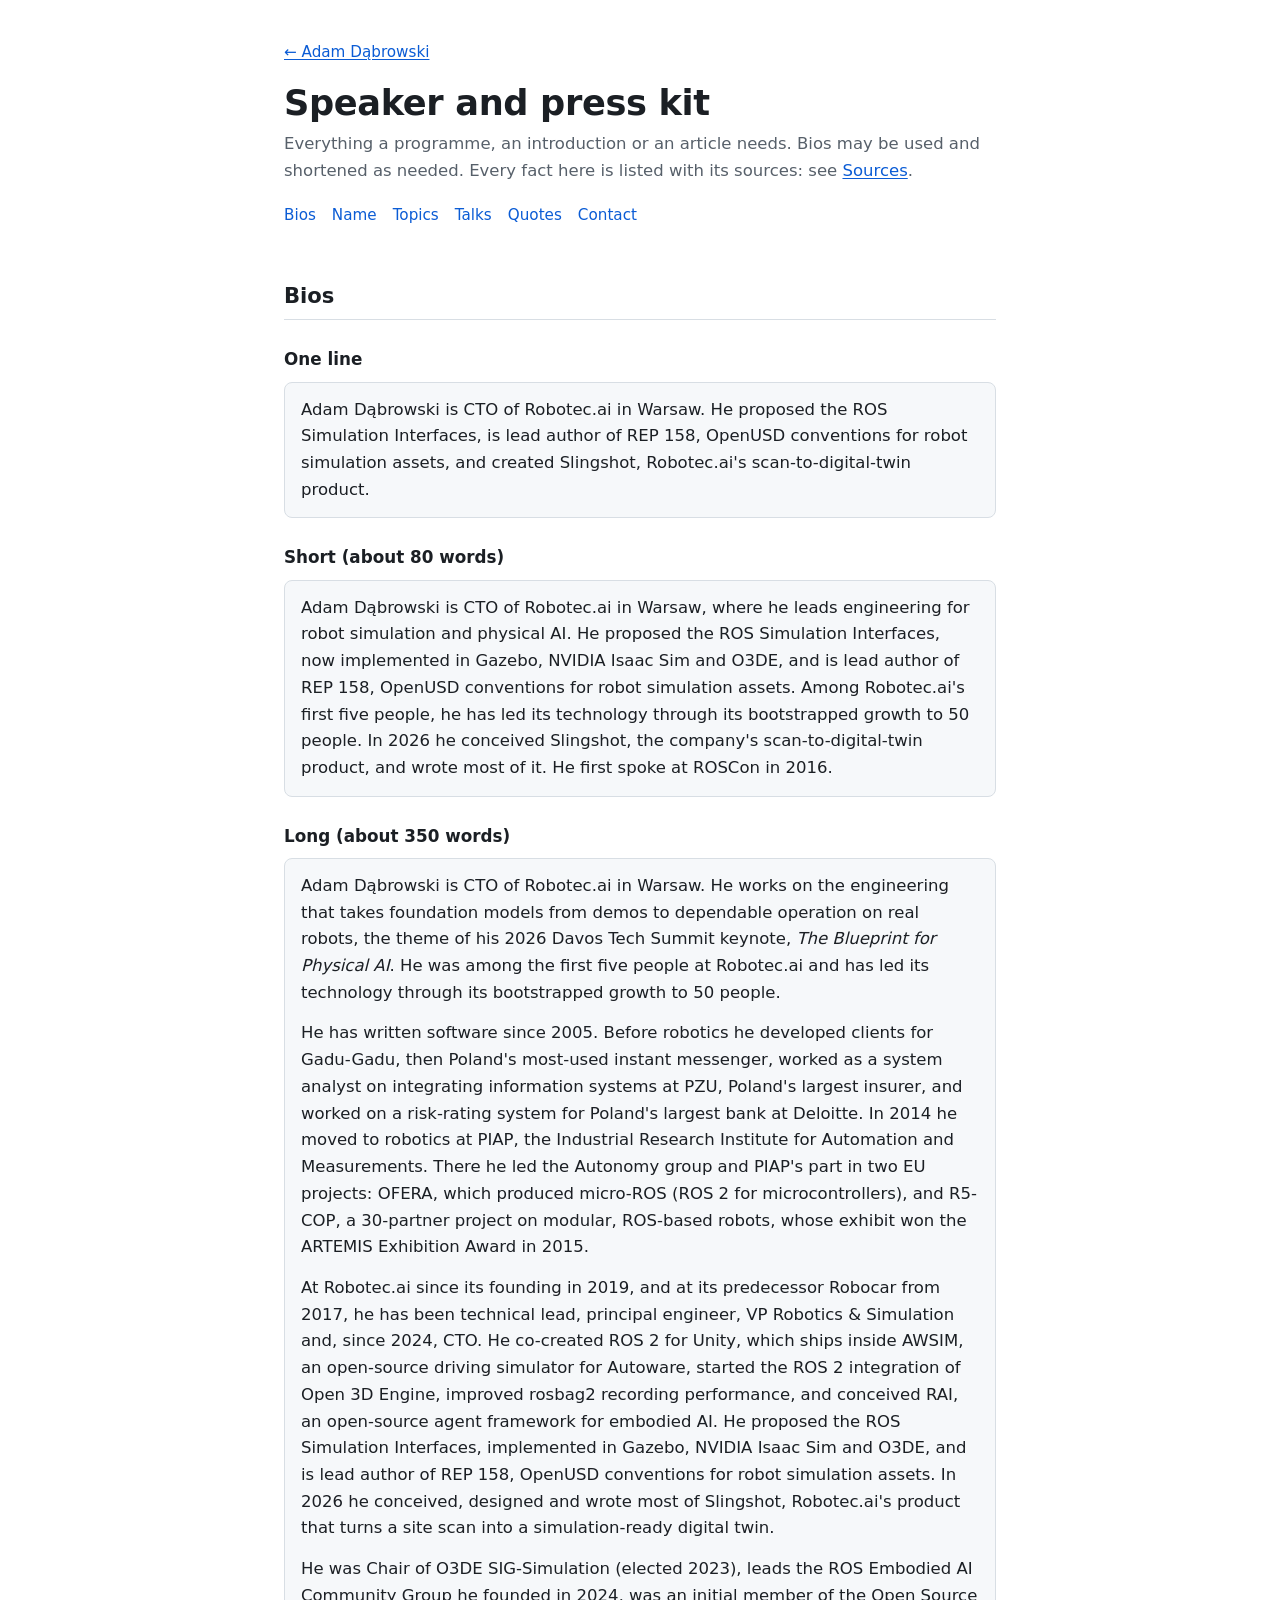
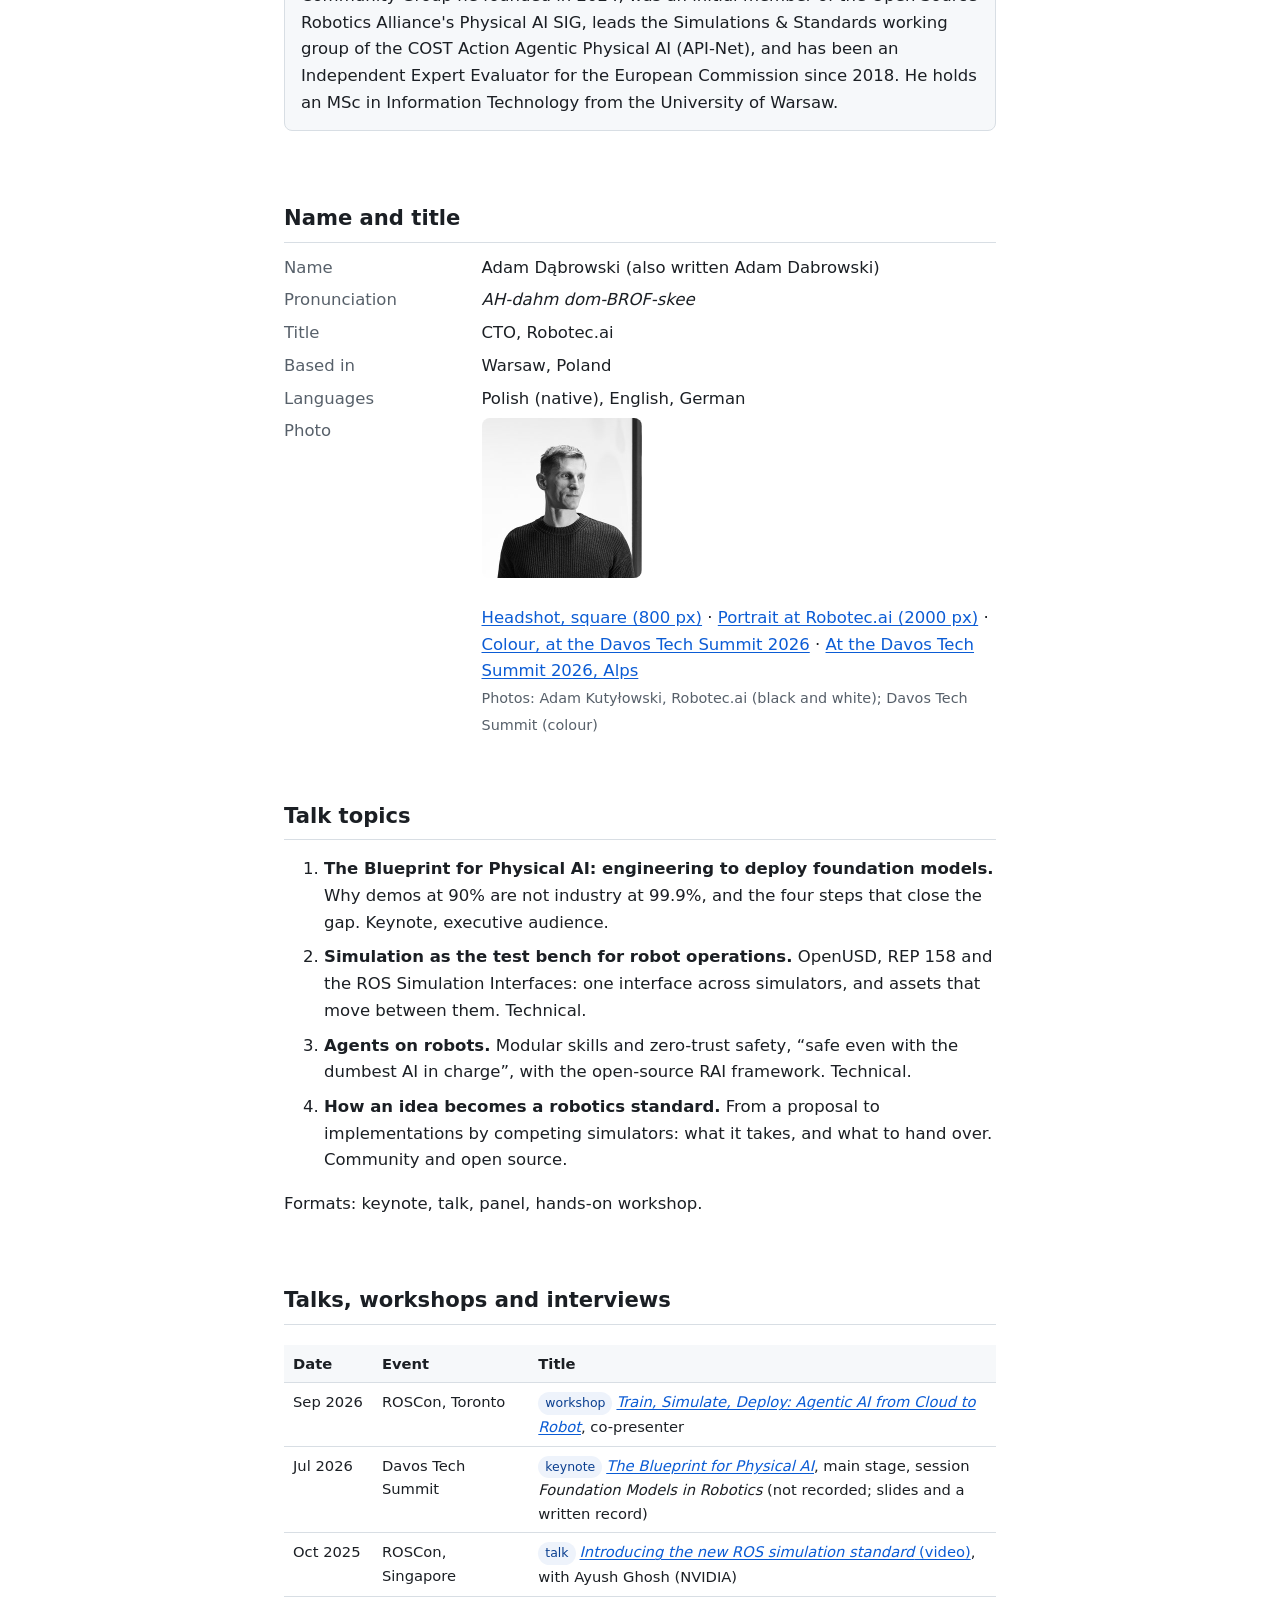
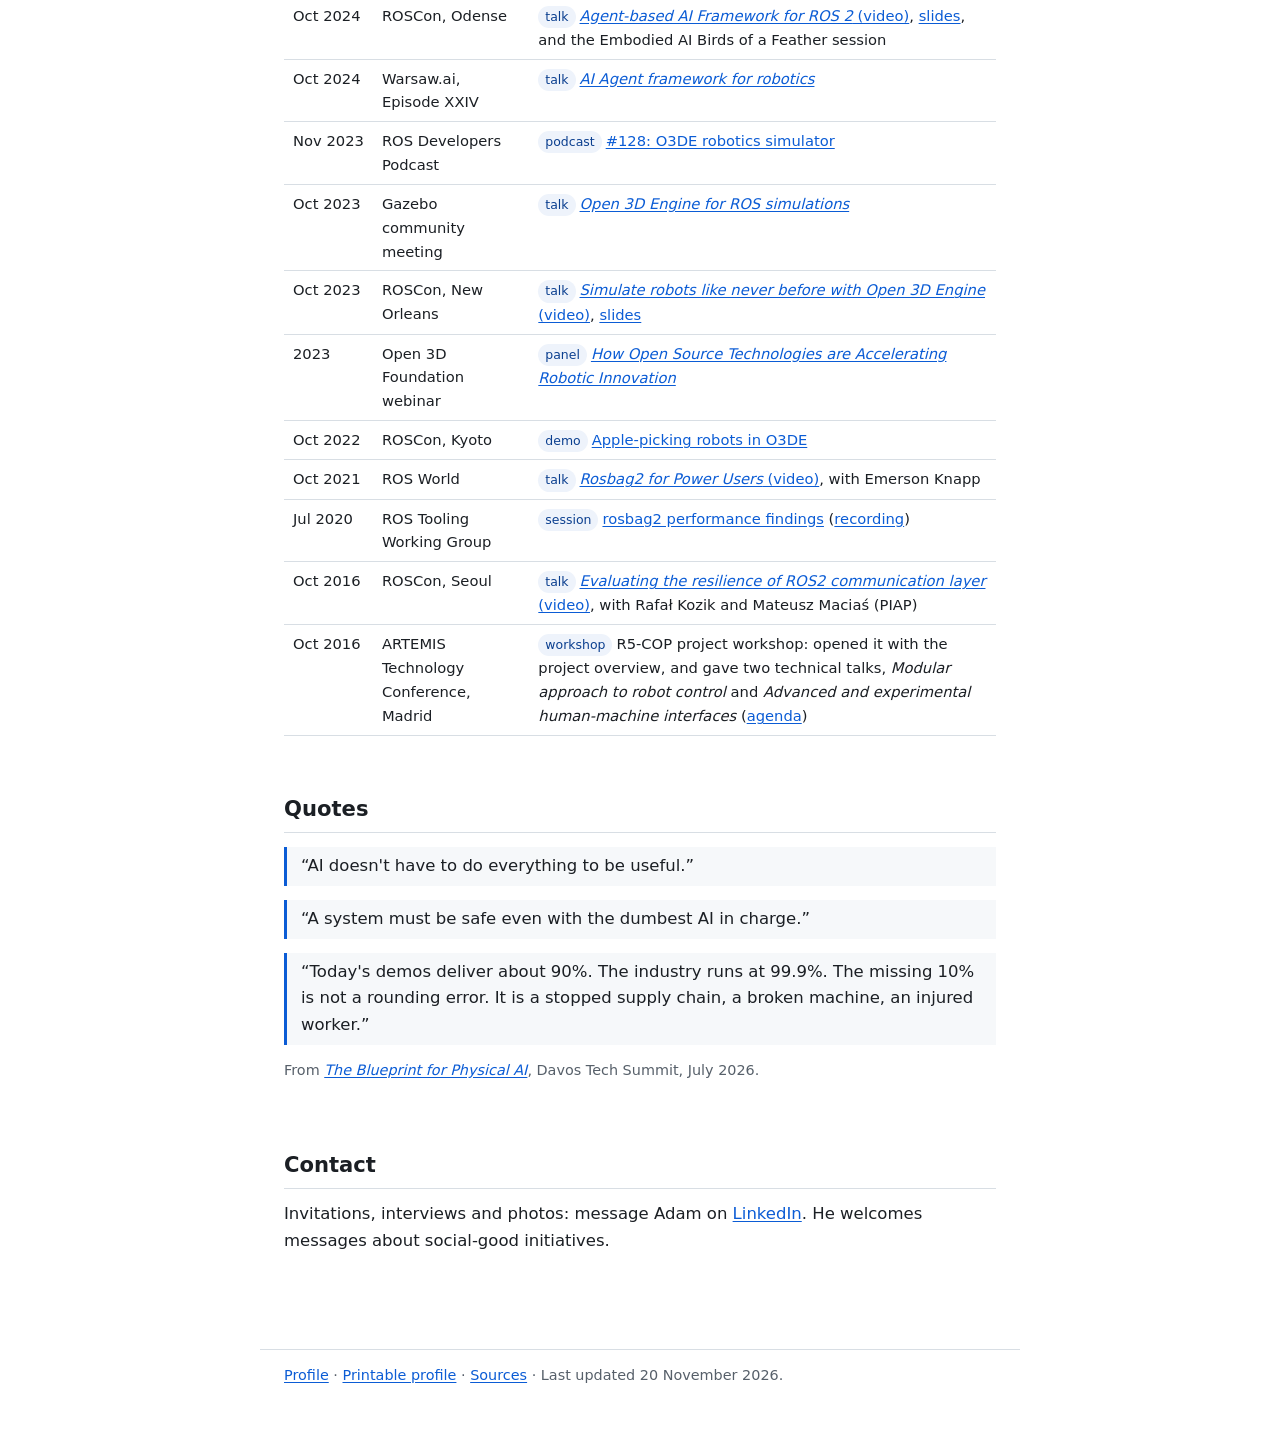
<file: speaker.html>
<!doctype html>
<html lang="en-GB">
<head>
<meta charset="utf-8">
<meta name="viewport" content="width=device-width, initial-scale=1">
<meta name="color-scheme" content="light dark">
<title>Speaker and press kit — Adam Dąbrowski</title>
<meta name="description" content="Bios in three lengths, pronunciation, talk topics, all talks since 2016, with recordings where available, and quotes. Adam Dąbrowski, CTO of Robotec.ai.">
<meta name="author" content="Adam Dąbrowski">
<link rel="canonical" href="https://adamdbrw.github.io/speaker.html">
<link rel="icon" href="favicon.svg" type="image/svg+xml">
<link rel="alternate" type="application/json" href="claims.json" title="Claims and sources (JSON)">
<link rel="stylesheet" href="style.css?v=20261120b">
<meta property="og:type" content="website">
<meta property="og:site_name" content="Adam Dąbrowski">
<meta property="og:locale" content="en_GB">
<meta property="og:title" content="Speaker and press kit — Adam Dąbrowski">
<meta property="og:description" content="Bios, talk topics, talks since 2016 and quotes. Physical AI, robot simulation, open standards.">
<meta property="og:url" content="https://adamdbrw.github.io/speaker.html">
<meta property="og:image" content="https://adamdbrw.github.io/og-card.png">
<meta property="og:image:width" content="1200">
<meta property="og:image:height" content="630">
<meta property="og:image:alt" content="Adam Dąbrowski, CTO of Robotec.ai: physical AI, robot simulation, open standards">
<meta name="twitter:card" content="summary_large_image">
</head>
<body>
<a class="skip" href="#main">Skip to content</a>
<main id="main" class="narrow">
<nav class="crumb" aria-label="Breadcrumb"><a href="./">← Adam Dąbrowski</a></nav>
<h1>Speaker and press kit</h1>
<p class="sub">Everything a programme, an introduction or an article needs. Bios may be used and shortened as needed. Every fact here is listed with its sources: see <a href="sources.html">Sources</a>.</p>
<nav class="top" aria-label="Sections">
  <a href="#bios">Bios</a><a href="#name">Name</a><a href="#topics">Topics</a><a href="#talks">Talks</a><a href="#quotes">Quotes</a><a href="#contact">Contact</a>
</nav>

<section id="bios" aria-labelledby="h-bios">
  <h2 id="h-bios">Bios</h2>
  <h3>One line</h3>
  <div class="bio"><p>Adam Dąbrowski is CTO of Robotec.ai in Warsaw. He proposed the ROS Simulation Interfaces, is lead author of REP 158, OpenUSD conventions for robot simulation assets, and created Slingshot, Robotec.ai's scan-to-digital-twin product.</p></div>

  <h3>Short (about 80 words)</h3>
  <div class="bio"><p>Adam Dąbrowski is CTO of Robotec.ai in Warsaw, where he leads engineering for robot simulation and physical AI. He proposed the ROS Simulation Interfaces, now implemented in Gazebo, NVIDIA Isaac Sim and O3DE, and is lead author of REP 158, OpenUSD conventions for robot simulation assets. Among Robotec.ai's first five people, he has led its technology through its bootstrapped growth to 50 people. In 2026 he conceived Slingshot, the company's scan-to-digital-twin product, and wrote most of it. He first spoke at ROSCon in 2016.</p></div>

  <h3>Long (about 350 words)</h3>
  <div class="bio">
    <p>Adam Dąbrowski is CTO of Robotec.ai in Warsaw. He works on the engineering that takes foundation models from demos to dependable operation on real robots, the theme of his 2026 Davos Tech Summit keynote, <em>The Blueprint for Physical AI</em>. He was among the first five people at Robotec.ai and has led its technology through its bootstrapped growth to 50 people.</p>
    <p>He has written software since 2005. Before robotics he developed clients for Gadu-Gadu, then Poland's most-used instant messenger, worked as a system analyst on integrating information systems at PZU, Poland's largest insurer, and worked on a risk-rating system for Poland's largest bank at Deloitte. In 2014 he moved to robotics at PIAP, the Industrial Research Institute for Automation and Measurements. There he led the Autonomy group and PIAP's part in two EU projects: OFERA, which produced micro-ROS (ROS 2 for microcontrollers), and R5-COP, a 30-partner project on modular, ROS-based robots, whose exhibit won the ARTEMIS Exhibition Award in 2015.</p>
    <p>At Robotec.ai since its founding in 2019, and at its predecessor Robocar from 2017, he has been technical lead, principal engineer, VP Robotics &amp; Simulation and, since 2024, CTO. He co-created ROS 2 for Unity, which ships inside AWSIM, an open-source driving simulator for Autoware, started the ROS 2 integration of Open 3D Engine, improved rosbag2 recording performance, and conceived RAI, an open-source agent framework for embodied AI. He proposed the ROS Simulation Interfaces, implemented in Gazebo, NVIDIA Isaac Sim and O3DE, and is lead author of REP 158, OpenUSD conventions for robot simulation assets. In 2026 he conceived, designed and wrote most of Slingshot, Robotec.ai's product that turns a site scan into a simulation-ready digital twin.</p>
    <p>He was Chair of O3DE SIG-Simulation (elected 2023), leads the ROS Embodied AI Community Group he founded in 2024, was an initial member of the Open Source Robotics Alliance's Physical AI SIG, leads the Simulations &amp; Standards working group of the COST Action Agentic Physical AI (API-Net), and has been an Independent Expert Evaluator for the European Commission since 2018. He holds an MSc in Information Technology from the University of Warsaw.</p>
  </div>
</section>

<section id="name" aria-labelledby="h-name">
  <h2 id="h-name">Name and title</h2>
  <dl class="facts">
    <dt>Name</dt><dd>Adam Dąbrowski (also written Adam Dabrowski)</dd>
    <dt>Pronunciation</dt><dd><i>AH-dahm dom-BROF-skee</i></dd>
    <dt>Title</dt><dd>CTO, Robotec.ai</dd>
    <dt>Based in</dt><dd>Warsaw, Poland</dd>
    <dt>Languages</dt><dd>Polish (native), English, German</dd>
    <dt>Photo</dt><dd><img src="img/adam-dabrowski-320.jpg" width="160" height="160" alt="Adam Dąbrowski, black-and-white portrait" class="mug"><br><a href="img/adam-dabrowski-headshot.jpg">Headshot, square (800 px)</a> · <a href="img/adam-dabrowski-portrait.jpg">Portrait at Robotec.ai (2000 px)</a> · <a href="img/adam-dabrowski-colour.jpg">Colour, at the Davos Tech Summit 2026</a> · <a href="img/adam-dabrowski-davos-2026.jpg">At the Davos Tech Summit 2026, Alps</a><br><span class="small">Photos: Adam Kutyłowski, Robotec.ai (black and white); Davos Tech Summit (colour)</span></dd>
  </dl>
</section>

<section id="topics" aria-labelledby="h-topics">
  <h2 id="h-topics">Talk topics</h2>
  <ol class="blueprint">
    <li><strong>The Blueprint for Physical AI: engineering to deploy foundation models.</strong> Why demos at 90% are not industry at 99.9%, and the four steps that close the gap. Keynote, executive audience.</li>
    <li><strong>Simulation as the test bench for robot operations.</strong> OpenUSD, REP 158 and the ROS Simulation Interfaces: one interface across simulators, and assets that move between them. Technical.</li>
    <li><strong>Agents on robots.</strong> Modular skills and zero-trust safety, “safe even with the dumbest AI in charge”, with the open-source RAI framework. Technical.</li>
    <li><strong>How an idea becomes a robotics standard.</strong> From a proposal to implementations by competing simulators: what it takes, and what to hand over. Community and open source.</li>
  </ol>
  <p>Formats: keynote, talk, panel, hands-on workshop.</p>
</section>

<section id="talks" aria-labelledby="h-talks">
  <h2 id="h-talks">Talks, workshops and interviews</h2>
  <div class="scroll">
  <table class="stack">
    <thead><tr><th scope="col">Date</th><th scope="col">Event</th><th scope="col">Title</th></tr></thead>
    <tbody>
      <tr data-claim="talk-2026-roscon"><td data-label="Date">Sep 2026</td><td data-label="Event" class="wrap">ROSCon, Toronto</td><td data-label="Title" class="wrap"><span class="tag">workshop</span><a href="https://discourse.openrobotics.org/t/roscon-global-2026-registration-now-open-workshop-and-exhibitor-info-now-available/54710"><em>Train, Simulate, Deploy: Agentic AI from Cloud to Robot</em></a>, co-presenter</td></tr>
      <tr data-claim="talk-2026-davos"><td data-label="Date">Jul 2026</td><td data-label="Event" class="wrap">Davos Tech Summit</td><td data-label="Title" class="wrap"><span class="tag">keynote</span><a href="davos-2026-blueprint-for-physical-ai.html"><em>The Blueprint for Physical AI</em></a>, main stage, session <i>Foundation Models in Robotics</i> (not recorded; slides and a written record)</td></tr>
      <tr data-claim="simif-roscon2025"><td data-label="Date">Oct 2025</td><td data-label="Event" class="wrap">ROSCon, Singapore</td><td data-label="Title" class="wrap"><span class="tag">talk</span><a href="https://vimeo.com/1136376172"><em>Introducing the new ROS simulation standard</em> (video)</a>, with Ayush Ghosh (NVIDIA)</td></tr>
      <tr data-claim="talk-2024"><td data-label="Date">Oct 2024</td><td data-label="Event" class="wrap">ROSCon, Odense</td><td data-label="Title" class="wrap"><span class="tag">talk</span><a href="https://vimeo.com/1026029511"><em>Agent-based AI Framework for ROS 2</em> (video)</a>, <a href="https://roscon.ros.org/2024/talks/Agent-based_AI_Framework_for_ROS_2.pdf">slides</a>, and the Embodied AI Birds of a Feather session</td></tr>
      <tr data-claim="talk-2024"><td data-label="Date">Oct 2024</td><td data-label="Event" class="wrap">Warsaw.ai, Episode XXIV</td><td data-label="Title" class="wrap"><span class="tag">talk</span><a href="https://warsaw.ai/pages/previous-events/episode-xxiv/"><em>AI Agent framework for robotics</em></a></td></tr>
      <tr data-claim="talk-2023"><td data-label="Date">Nov 2023</td><td data-label="Event" class="wrap">ROS Developers Podcast</td><td data-label="Title" class="wrap"><span class="tag">podcast</span><a href="https://www.theconstruct.ai/128-o3de-robotics-simulator/">#128: O3DE robotics simulator</a></td></tr>
      <tr data-claim="talk-2023"><td data-label="Date">Oct 2023</td><td data-label="Event" class="wrap">Gazebo community meeting</td><td data-label="Title" class="wrap"><span class="tag">talk</span><a href="https://discourse.openrobotics.org/t/community-meeting-open-3d-engine-for-ros-simulations/49081"><em>Open 3D Engine for ROS simulations</em></a></td></tr>
      <tr data-claim="talk-2023"><td data-label="Date">Oct 2023</td><td data-label="Event" class="wrap">ROSCon, New Orleans</td><td data-label="Title" class="wrap"><span class="tag">talk</span><a href="https://vimeo.com/879001753"><em>Simulate robots like never before with Open 3D Engine</em> (video)</a>, <a href="https://roscon.ros.org/2023/talks/Simulate_robots_like_never_before_with_Open_3D_Engine.pdf">slides</a></td></tr>
      <tr data-claim="o3de-foundation"><td data-label="Date">2023</td><td data-label="Event" class="wrap">Open 3D Foundation webinar</td><td data-label="Title" class="wrap"><span class="tag">panel</span><a href="https://project.linuxfoundation.org/o3df-how-os-technologies-are-accelerating-robotic-innovation"><em>How Open Source Technologies are Accelerating Robotic Innovation</em></a></td></tr>
      <tr data-claim="demo-2022"><td data-label="Date">Oct 2022</td><td data-label="Event" class="wrap">ROSCon, Kyoto</td><td data-label="Title" class="wrap"><span class="tag">demo</span><a href="https://github.com/o3de/roscondemo">Apple-picking robots in O3DE</a></td></tr>
      <tr data-claim="talk-2021"><td data-label="Date">Oct 2021</td><td data-label="Event" class="wrap">ROS World</td><td data-label="Title" class="wrap"><span class="tag">talk</span><a href="https://vimeo.com/649655219/75630c8cff"><em>Rosbag2 for Power Users</em> (video)</a>, with Emerson Knapp</td></tr>
      <tr data-claim="talk-2020"><td data-label="Date">Jul 2020</td><td data-label="Event" class="wrap">ROS Tooling Working Group</td><td data-label="Title" class="wrap"><span class="tag">session</span><a href="https://discourse.openrobotics.org/t/tooling-wg-breakout-session-rosbag2-performance/15067">rosbag2 performance findings</a> (<a href="https://www.youtube.com/watch?v=UUOy85c94Aw">recording</a>)</td></tr>
      <tr data-claim="talk-2016"><td data-label="Date">Oct 2016</td><td data-label="Event" class="wrap">ROSCon, Seoul</td><td data-label="Title" class="wrap"><span class="tag">talk</span><a href="https://vimeo.com/187705229"><em>Evaluating the resilience of ROS2 communication layer</em> (video)</a>, with Rafał Kozik and Mateusz Maciaś (PIAP)</td></tr>
      <tr data-claim="talk-2016-artemis"><td data-label="Date">Oct 2016</td><td data-label="Event" class="wrap">ARTEMIS Technology Conference, Madrid</td><td data-label="Title" class="wrap"><span class="tag">workshop</span>R5-COP project workshop: opened it with the project overview, and gave two technical talks, <em>Modular approach to robot control</em> and <em>Advanced and experimental human-machine interfaces</em> (<a href="https://artemis-ia.eu/publication/download/r5cop-atc2016-agenda.pdf">agenda</a>)</td></tr>
    </tbody>
  </table>
  </div>
</section>

<section id="quotes" aria-labelledby="h-quotes">
  <h2 id="h-quotes">Quotes</h2>
  <p class="quote">“AI doesn't have to do everything to be useful.”</p>
  <p class="quote">“A system must be safe even with the dumbest AI in charge.”</p>
  <p class="quote">“Today's demos deliver about 90%. The industry runs at 99.9%. The missing 10% is not a rounding error. It is a stopped supply chain, a broken machine, an injured worker.”</p>
  <p class="small">From <a href="davos-2026-blueprint-for-physical-ai.html"><em>The Blueprint for Physical AI</em></a>, Davos Tech Summit, July 2026.</p>
</section>

<section id="contact" aria-labelledby="h-contact">
  <h2 id="h-contact">Contact</h2>
  <p>Invitations, interviews and photos: message Adam on <a href="https://www.linkedin.com/in/dabrowskiadam/">LinkedIn</a>. He welcomes messages about social-good initiatives.</p>
</section>
</main>
<footer class="site narrow">
  <p><a href="./">Profile</a> · <a href="profile.html">Printable profile</a> · <a href="sources.html">Sources</a> · Last updated <time datetime="2026-11-20">20 November 2026</time>.</p>
</footer>
</body>
</html>
</file>
<file: style.css>
/* adamdbrw.github.io: one stylesheet for every page. System fonts, no external resources. */
:root {
  --ink: #1b1f24; --quiet: #57606a; --rule: #d8dee4; --accent: #0b5cd5; --tint: #f6f8fa; --bg: #ffffff;
  --chip: #eef3fb; --chip-ink: #0b3f8f;
  color-scheme: light dark;
}
@media (prefers-color-scheme: dark) {
  :root { --ink: #e6edf3; --quiet: #9da7b3; --rule: #30363d; --accent: #6cb6ff; --tint: #161b22; --bg: #0d1117;
          --chip: #15233a; --chip-ink: #a9cdff; }
}
* { box-sizing: border-box; }
html { -webkit-text-size-adjust: 100%; }
body { margin: 0; background: var(--bg); color: var(--ink);
       font: 16.5px/1.62 system-ui, -apple-system, "Segoe UI", Roboto, "Helvetica Neue", Arial, sans-serif; }
main { max-width: 900px; margin: 0 auto; padding: 40px 24px 24px; }
main.narrow { max-width: 760px; }
a { color: var(--accent); text-underline-offset: 2px; }
a:hover { text-decoration-thickness: 2px; }
:focus-visible { outline: 2px solid var(--accent); outline-offset: 2px; border-radius: 2px; }
.skip { position: absolute; left: -999px; top: 8px; background: var(--bg); padding: 6px 10px; }
.skip:focus { left: 8px; }

h1 { font-size: 2.2rem; line-height: 1.15; margin: 0 0 8px; letter-spacing: -0.01em; }
h2 { font-size: 1.32rem; margin: 52px 0 12px; padding-bottom: 6px; border-bottom: 1px solid var(--rule); scroll-margin-top: 16px; }
h3 { font-size: 1.05rem; margin: 26px 0 6px; }
p { margin: 0 0 14px; }
.lede { font-size: 1.18rem; color: var(--ink); margin: 0 0 6px; max-width: 46em; }
.sub { color: var(--quiet); margin: 0 0 18px; }
.small { font-size: .9rem; color: var(--quiet); }

nav.top { display: flex; flex-wrap: wrap; gap: 4px 16px; margin: 18px 0 0; font-size: .95rem; }
nav.top a { text-decoration: none; }
nav.top a:hover { text-decoration: underline; }
.crumb { margin: 0 0 18px; font-size: .95rem; }

/* proof strip: four facts a reader can check */
.proof { display: grid; grid-template-columns: repeat(4, 1fr); gap: 10px; margin: 26px 0 6px; padding: 0; list-style: none; }
.proof li { background: var(--tint); border: 1px solid var(--rule); border-radius: 8px; padding: 12px 14px; font-size: .92rem; line-height: 1.4; }
.proof b { display: block; font-size: 1.02rem; margin-bottom: 3px; color: var(--ink); }
.proof li.lead { grid-column: 1 / -1; font-size: 1rem; border-left: 4px solid var(--accent); }
.proof li.lead b { font-size: 1.12rem; }
@media (max-width: 860px) { .proof { grid-template-columns: 1fr 1fr; } }
@media (max-width: 700px) { .proof { grid-template-columns: 1fr 1fr; } }
@media (max-width: 420px) { .proof { grid-template-columns: 1fr; } }

table { width: 100%; border-collapse: collapse; font-size: .92rem; margin: 8px 0 4px; }
th, td { text-align: left; vertical-align: top; padding: 7px 9px; border-bottom: 1px solid var(--rule); }
th { background: var(--tint); font-weight: 600; }
td:first-child { white-space: nowrap; }
td.wrap, th.wrap { white-space: normal; }
.scroll { overflow-x: auto; -webkit-overflow-scrolling: touch; }
code { white-space: nowrap; font-size: .9em; }
@media (max-width: 640px) {
  table { font-size: .9rem; } th, td { padding: 6px; } td:first-child { white-space: normal; }
  table.stack thead { position: absolute; left: -9999px; }
  table.stack, table.stack tbody, table.stack tr, table.stack td { display: block; width: 100%; }
  table.stack tr { border-bottom: 1px solid var(--rule); padding: 8px 0; }
  table.stack td { border: 0; padding: 2px 0; }
  table.stack td[data-label]::before { content: attr(data-label) ": "; color: var(--quiet); font-size: .85em; }
  table.stack td:first-child { font-weight: 600; }
  table.stack td:first-child::before { content: none; }
}

.quote { border-left: 3px solid var(--accent); padding: 6px 14px; background: var(--tint); margin: 14px 0; }
ol.blueprint li, ul.roles li { margin-bottom: 8px; }
.tag { display: inline-block; font-size: .78rem; padding: 1px 7px; border-radius: 999px; background: var(--chip); color: var(--chip-ink); margin-right: 4px; white-space: nowrap; }
.bio { background: var(--tint); border: 1px solid var(--rule); border-radius: 8px; padding: 14px 16px; margin: 8px 0 18px; }
.bio p:last-child { margin-bottom: 0; }
dl.facts { display: grid; grid-template-columns: 11em 1fr; gap: 6px 16px; margin: 8px 0; }
dl.facts dt { color: var(--quiet); }
dl.facts dd { margin: 0; }
@media (max-width: 560px) { dl.facts { grid-template-columns: 1fr; } dl.facts dd { margin-bottom: 8px; } }

footer { color: var(--quiet); font-size: .9rem; margin-top: 56px; border-top: 1px solid var(--rule); padding-top: 14px; }
header.site { max-width: 900px; margin: 0 auto; padding: 40px 24px 0; }
header.site + main { padding-top: 8px; }
footer.site { max-width: 900px; margin: 56px auto 0; padding: 14px 24px 40px; }
footer.site.narrow { max-width: 760px; }

/* print: clean black on white, links shown as text, no navigation */
@media print {
  :root { --ink: #000; --quiet: #333; --rule: #bbb; --accent: #000; --tint: #fff; --bg: #fff; --chip: #fff; --chip-ink: #000; }
  body { font-size: 10.5pt; line-height: 1.42; }
  main { max-width: none; padding: 0; }
  nav.top, .skip, .noprint, .crumb { display: none !important; }
  h1 { font-size: 20pt; } h2 { font-size: 12.5pt; margin: 16pt 0 6pt; break-after: avoid; }
  a { color: #000; text-decoration: none; }
  table, .proof li, .bio { break-inside: avoid; }
  .proof li { border-color: #bbb; }
  footer, footer.site { margin-top: 10pt; padding: 4pt 0 0; max-width: none; }
  header.site { padding: 0; max-width: none; }
}

/* third-party statements */
.said { margin: 0 0 16px; padding: 10px 16px; border-left: 3px solid var(--accent); background: var(--tint); }
.said blockquote { margin: 0; } .said blockquote p { margin: 0 0 6px; }
.said figcaption { font-size: .9rem; line-height: 1.45; color: var(--quiet); }
.said figcaption b { color: var(--ink); font-weight: 600; }
@media print { .said { break-inside: avoid; } }

/* portrait */
.mug { border-radius: 8px; display: block; }
header.site .mug.top { float: right; margin: 4px 0 10px 18px; width: 132px; height: 132px; }
@media (max-width: 560px) { header.site .mug.top { float: none; margin: 0 0 10px; width: 96px; height: 96px; } }
@media print { header.site .mug.top { width: 90px; height: 90px; } }

figure.photo { float: right; width: 220px; margin: 4px 0 12px 20px; }
figure.photo img { width: 100%; height: auto; border-radius: 8px; display: block; }
figure.photo figcaption { margin-top: 4px; }
@media (max-width: 560px) { figure.photo { float: none; width: 100%; max-width: 320px; margin: 0 0 12px; } }

section { display: flow-root; }
#view figure.photo { width: 110px; margin: 2px 0 8px 16px; }
#view figure.photo figcaption { font-size: .75rem; line-height: 1.3; }
</file>
